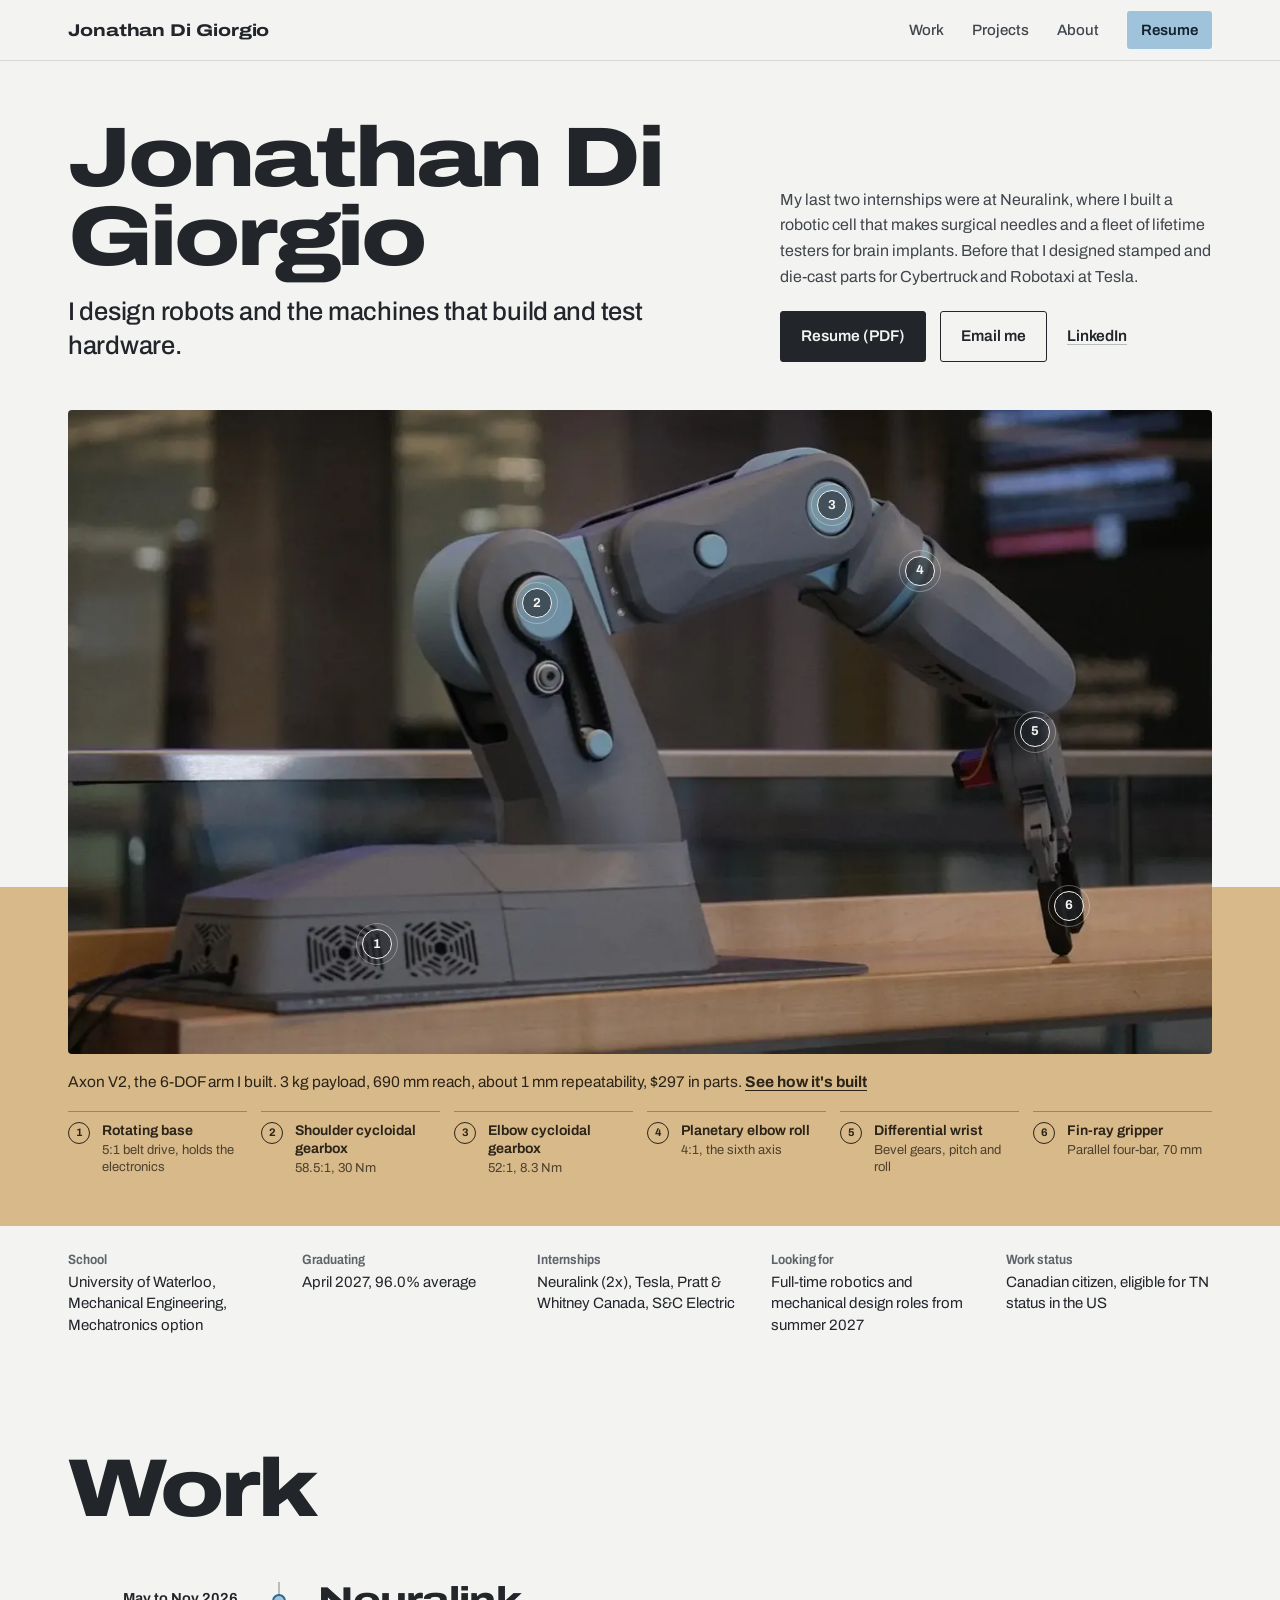
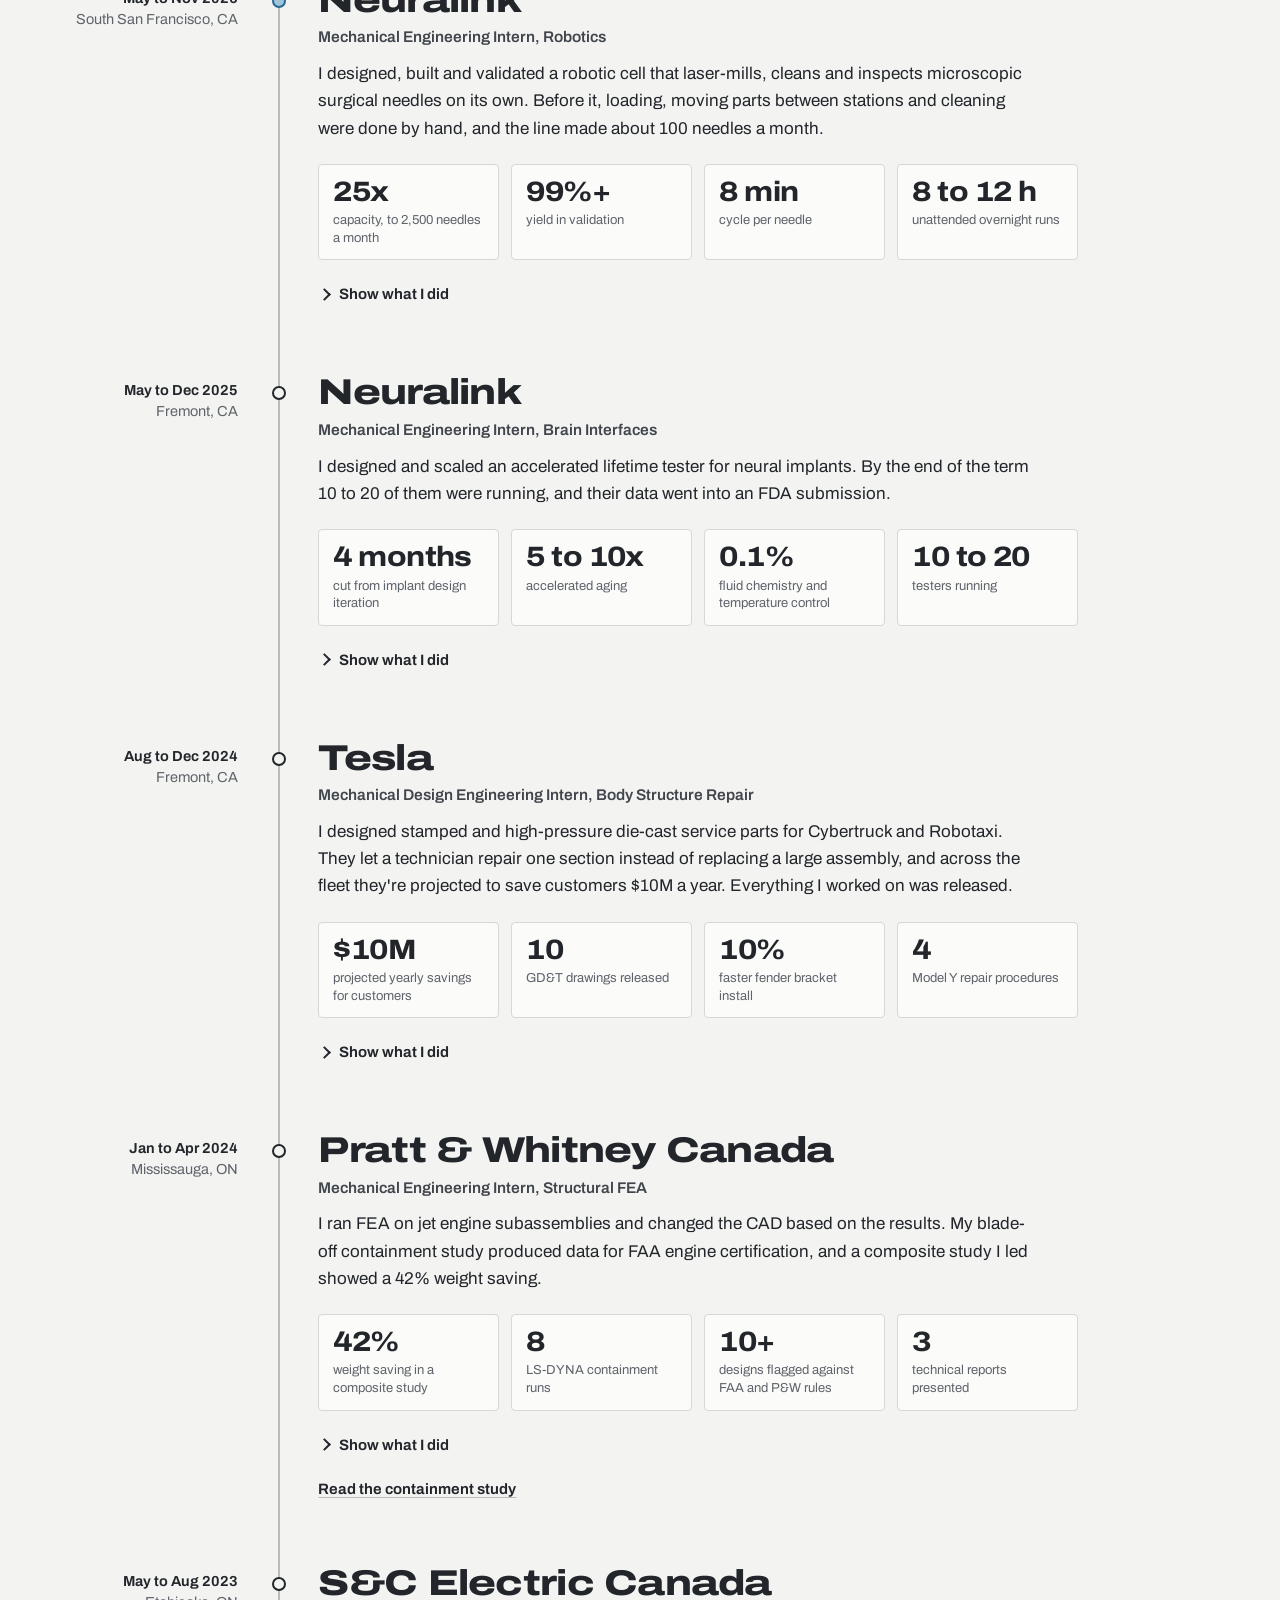
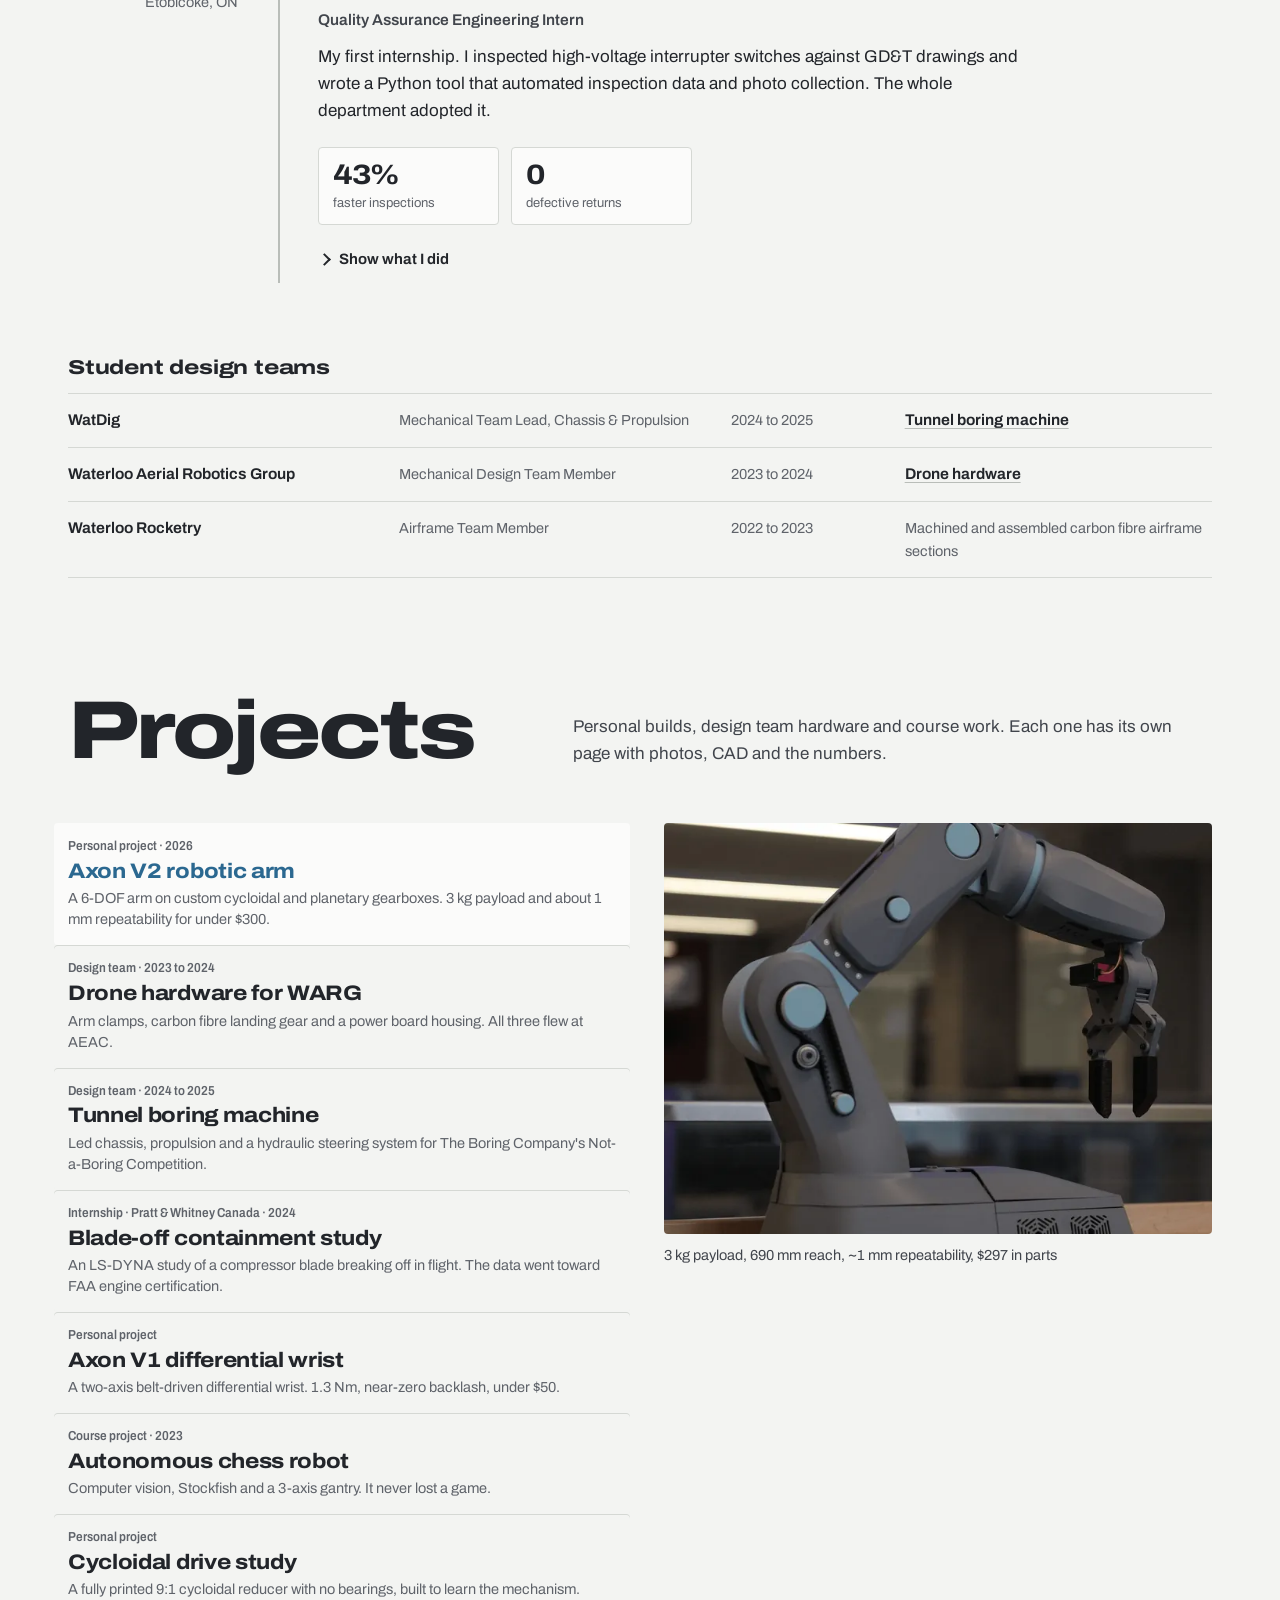
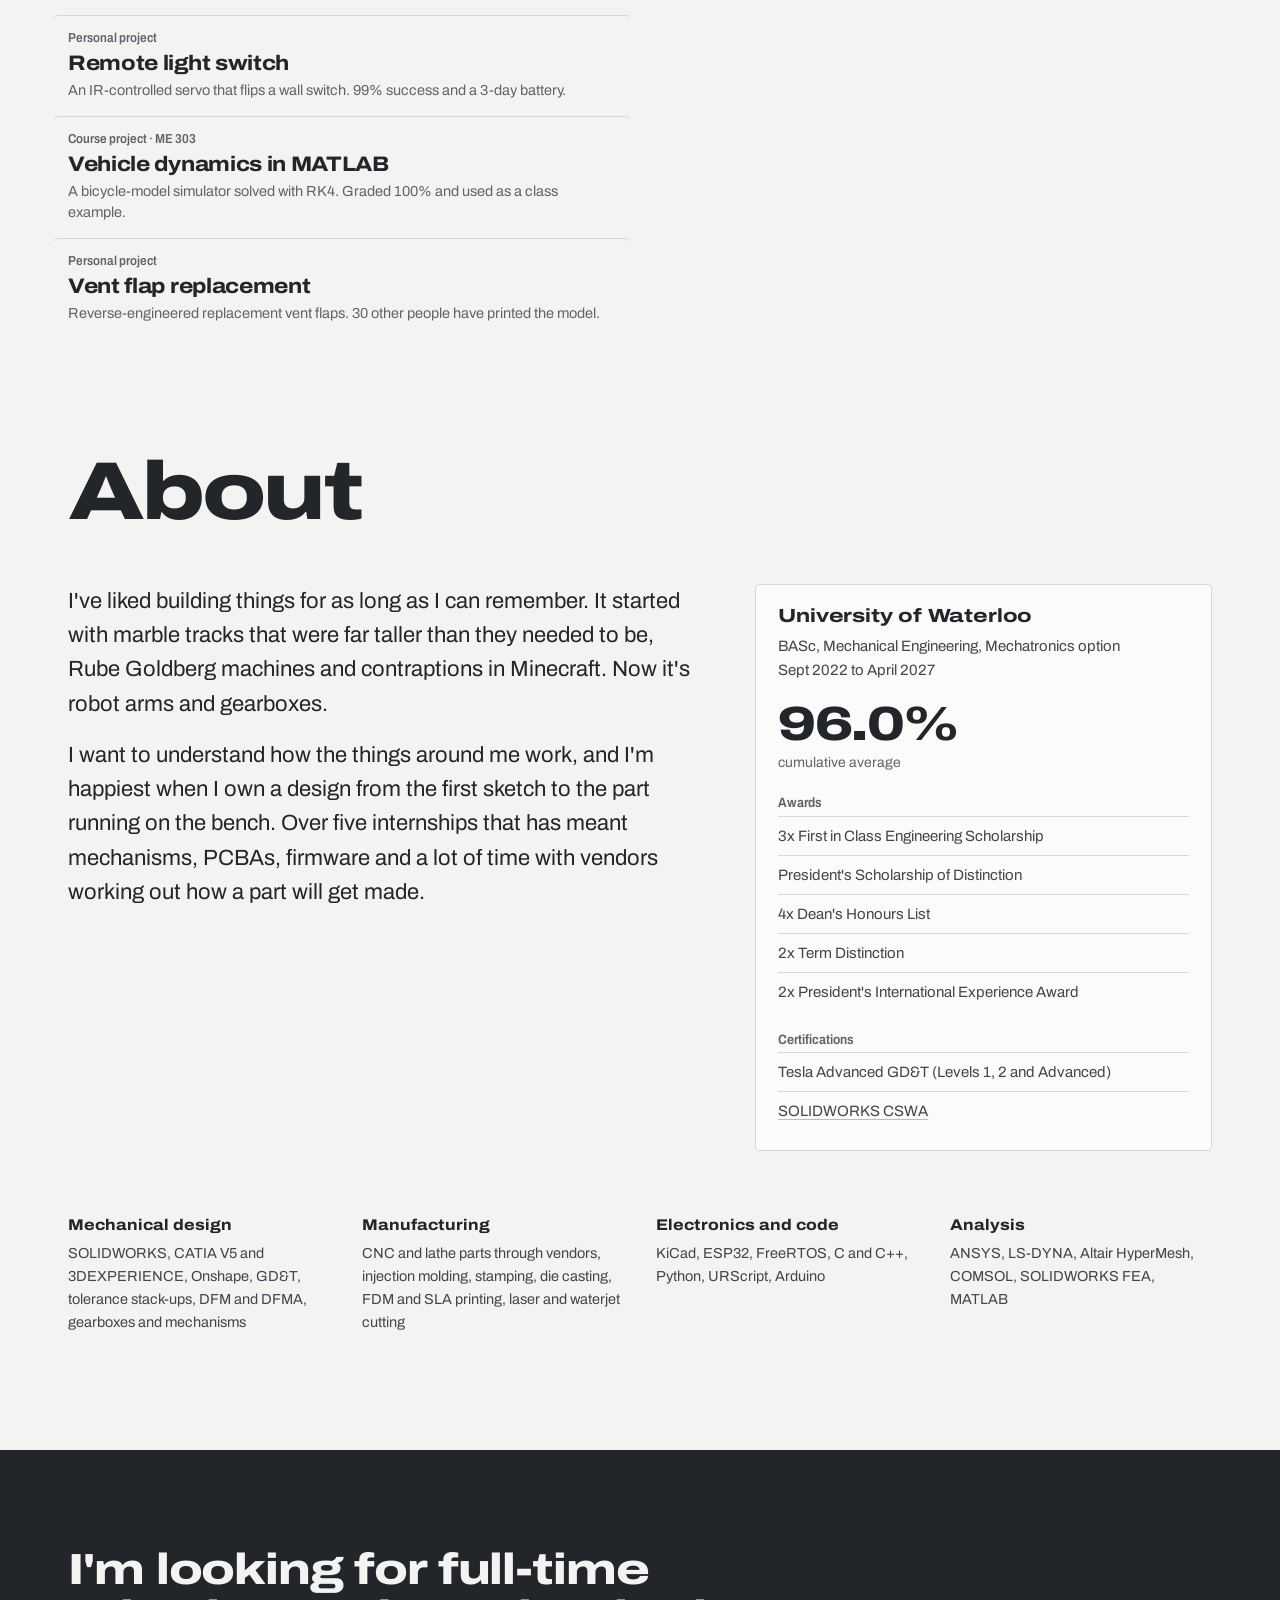
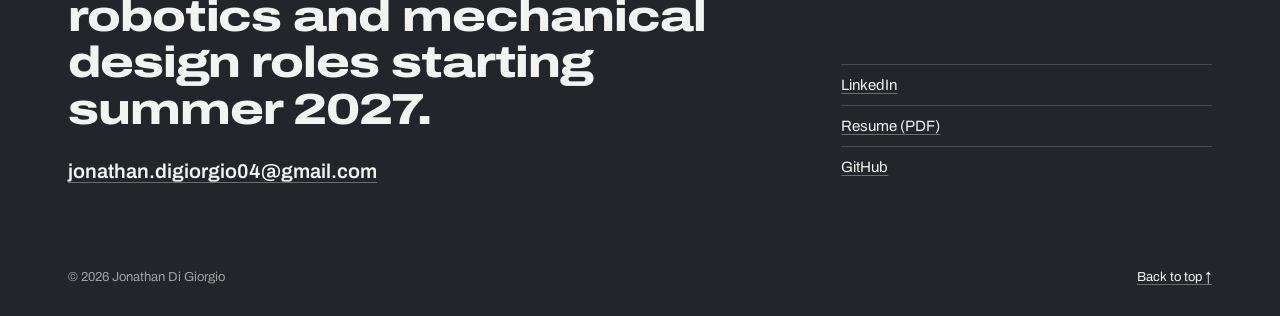
<file: index.html>
<!DOCTYPE html>
<html lang="en">
<head>
<meta charset="utf-8">
<meta name="viewport" content="width=device-width, initial-scale=1">
<title>Jonathan Di Giorgio · Mechanical engineer, robotics</title>
<meta name="description" content="Jonathan Di Giorgio is a mechanical engineer who designs robots and automation. Internships at Neuralink, Tesla and Pratt &amp; Whitney Canada. University of Waterloo, graduating April 2027.">
<meta name="color-scheme" content="light dark">
<script>document.documentElement.classList.add("js")</script>
<link rel="canonical" href="https://www.jonathandigiorgio.com/">
<meta property="og:type" content="website">
<meta property="og:title" content="Jonathan Di Giorgio · Mechanical engineer, robotics">
<meta property="og:description" content="Jonathan Di Giorgio is a mechanical engineer who designs robots and automation. Internships at Neuralink, Tesla and Pratt &amp; Whitney Canada. University of Waterloo, graduating April 2027.">
<meta property="og:image" content="https://www.jonathandigiorgio.com/assets/img/hero-1377.webp">
<meta name="twitter:card" content="summary_large_image">
<link rel="icon" href="favicon.ico?v=4" sizes="48x48">
<link rel="icon" href="favicon.svg?v=4" type="image/svg+xml">
<link rel="apple-touch-icon" href="apple-touch-icon.png">
<link rel="preconnect" href="https://fonts.googleapis.com">
<link rel="preconnect" href="https://fonts.gstatic.com" crossorigin>
<link rel="stylesheet" href="https://fonts.googleapis.com/css2?family=Archivo:wdth,wght@62..125,100..900&display=swap">
<link rel="stylesheet" href="assets/site.css?v=20261124d">
<script async src="https://www.googletagmanager.com/gtag/js?id=G-ZJ9CX0GBKX"></script>
<script>window.dataLayer=window.dataLayer||[];function gtag(){dataLayer.push(arguments);}gtag('js',new Date());gtag('config','G-ZJ9CX0GBKX');</script>
</head>
<body id="top">
<a class="skip" href="#main">Skip to content</a>
<header class="site-head">
  <div class="wrap head-row">
    <a class="wordmark" href="./">Jonathan Di Giorgio</a>
    <nav class="nav" aria-label="Main">
      <a href="./#work">Work</a>
      <a href="./#projects">Projects</a>
      <a href="./#about">About</a>
      <a class="nav-cta" href="assets/docs/Jonathan_DiGiorgio_Resume.pdf" target="_blank" rel="noopener">Resume</a>
    </nav>
  </div>
</header>
<main id="main">
<section class="hero">
  <div class="wrap hero-top">
    <div class="hero-id">
      <h1>Jonathan Di Giorgio</h1>
      <p class="pitch">I design robots and the machines that build and test hardware.</p>
    </div>
    <div class="hero-aside">
      <p class="hero-sub">My last two internships were at Neuralink, where I built a robotic cell that makes surgical needles and a fleet of lifetime testers for brain implants. Before that I designed stamped and die-cast parts for Cybertruck and Robotaxi at Tesla.</p>
      <div class="hero-links">
        <a class="btn" href="assets/docs/Jonathan_DiGiorgio_Resume.pdf" target="_blank" rel="noopener">Resume (PDF)</a>
        <a class="btn ghost" href="mailto:jonathan.digiorgio04@gmail.com">Email me</a>
        <a class="text-link" href="https://www.linkedin.com/in/j-digiorgio/" target="_blank" rel="noopener">LinkedIn</a>
      </div>
    </div>
  </div>
  <figure class="hero-fig">
    <div class="hero-row"><div class="wrap">
      <div class="hero-img">
        <img src="assets/img/hero-1100.webp" srcset="assets/img/hero-700.webp 700w, assets/img/hero-1100.webp 1100w, assets/img/hero-1377.webp 1377w" sizes="(min-width: 1280px) 1200px, 100vw" width="1377" height="775" alt="Axon V2, a grey six-axis robot arm with a two-finger gripper, on a wooden ledge" decoding="async" fetchpriority="high">
        <a class="balloon" href="projects/axon-v2/#sub-1" style="--x:27%;--y:83%" data-b="1" aria-label="1. Rotating base"><span>1</span></a><a class="balloon" href="projects/axon-v2/#sub-2" style="--x:41%;--y:30%" data-b="2" aria-label="2. Shoulder cycloidal gearbox"><span>2</span></a><a class="balloon" href="projects/axon-v2/#sub-2" style="--x:66.8%;--y:14.8%" data-b="3" aria-label="3. Elbow cycloidal gearbox"><span>3</span></a><a class="balloon" href="projects/axon-v2/#sub-3" style="--x:74.5%;--y:25%" data-b="4" aria-label="4. Planetary elbow roll"><span>4</span></a><a class="balloon" href="projects/axon-v2/#sub-4" style="--x:84.5%;--y:50%" data-b="5" aria-label="5. Differential wrist"><span>5</span></a><a class="balloon" href="projects/axon-v2/#sub-5" style="--x:87.5%;--y:77%" data-b="6" aria-label="6. Fin-ray gripper"><span>6</span></a>
      </div>
    </div></div>
    <figcaption class="hero-cap"><div class="wrap">
      <p class="hero-cap-head">Axon V2, the 6-DOF arm I built. 3 kg payload, 690 mm reach, about 1 mm repeatability, $297 in parts. <a href="projects/axon-v2/">See how it's built</a></p>
      <ol class="legend"><li><a href="projects/axon-v2/#sub-1" data-b="1"><span class="bn">1</span><span class="bl">Rotating base</span><span class="bs">5:1 belt drive, holds the electronics</span></a></li><li><a href="projects/axon-v2/#sub-2" data-b="2"><span class="bn">2</span><span class="bl">Shoulder cycloidal gearbox</span><span class="bs">58.5:1, 30 Nm</span></a></li><li><a href="projects/axon-v2/#sub-2" data-b="3"><span class="bn">3</span><span class="bl">Elbow cycloidal gearbox</span><span class="bs">52:1, 8.3 Nm</span></a></li><li><a href="projects/axon-v2/#sub-3" data-b="4"><span class="bn">4</span><span class="bl">Planetary elbow roll</span><span class="bs">4:1, the sixth axis</span></a></li><li><a href="projects/axon-v2/#sub-4" data-b="5"><span class="bn">5</span><span class="bl">Differential wrist</span><span class="bs">Bevel gears, pitch and roll</span></a></li><li><a href="projects/axon-v2/#sub-5" data-b="6"><span class="bn">6</span><span class="bl">Fin-ray gripper</span><span class="bs">Parallel four-bar, 70 mm</span></a></li></ol>
    </div></figcaption>
  </figure>
  <div class="wrap"><dl class="facts" aria-label="Summary"><div><dt>School</dt><dd>University of Waterloo, Mechanical Engineering, Mechatronics option</dd></div><div><dt>Graduating</dt><dd>April 2027, 96.0% average</dd></div><div><dt>Internships</dt><dd>Neuralink (2x), Tesla, Pratt &amp; Whitney Canada, S&amp;C Electric</dd></div><div><dt>Looking for</dt><dd>Full-time robotics and mechanical design roles from summer 2027</dd></div><div><dt>Work status</dt><dd>Canadian citizen, eligible for TN status in the US</dd></div></dl></div>
</section>

<section class="section" id="work">
  <div class="wrap">
    <header class="sec-head">
      <h2>Work</h2>
    </header>
    <div class="roles">
      <article class="role">
        <p class="role-when"><b>May to Nov 2026</b>South San Francisco, CA</p>
        <div class="role-body">
          <h3>Neuralink</h3>
          <p class="role-title">Mechanical Engineering Intern, Robotics</p>
          <p class="role-lead">I designed, built and validated a robotic cell that laser-mills, cleans and inspects microscopic surgical needles on its own. Before it, loading, moving parts between stations and cleaning were done by hand, and the line made about 100 needles a month.</p>
          <dl class="figures"><div><dt>25x</dt><dd>capacity, to 2,500 needles a month</dd></div><div><dt>99%+</dt><dd>yield in validation</dd></div><div><dt>8 min</dt><dd>cycle per needle</dd></div><div><dt>8 to 12 h</dt><dd>unattended overnight runs</dd></div></dl>
          <details class="role-more">
            <summary><span class="more">Show what I did</span><span class="less">Hide details</span></summary>
            <ul class="ticks"><li>Owned all of the mechanical and electrical design, then built and wired the cell myself.</li><li>Designed the femtosecond laser milling fixture for sub-micron needle positioning, plus the custom gripper fingers and transfer mechanisms that handle the needle cartridges.</li><li>Worked on the Python sequencer that runs a UR arm, a hexapod and stepper axes, with error recovery, an operator GUI and per-needle logging.</li><li>Took more than 50 machined, turned, 3D-printed and injection-molded parts through overseas vendors with GD&amp;T drawings and DFM reviews.</li><li>Designed the laser-safe enclosure, with an interlock, a lock and a safety shutter.</li><li>The cell saves about 20 to 40 technician hours a week. When my term ended it was validated and waiting for production release.</li></ul>
            
            <p class="tools"><span>Tools</span> SOLIDWORKS, GD&amp;T, DFM, Python, URScript, RTDE, ACS motion control</p>
          </details>
          
        </div>
      </article>
      <article class="role">
        <p class="role-when"><b>May to Dec 2025</b>Fremont, CA</p>
        <div class="role-body">
          <h3>Neuralink</h3>
          <p class="role-title">Mechanical Engineering Intern, Brain Interfaces</p>
          <p class="role-lead">I designed and scaled an accelerated lifetime tester for neural implants. By the end of the term 10 to 20 of them were running, and their data went into an FDA submission.</p>
          <dl class="figures"><div><dt>4 months</dt><dd>cut from implant design iteration</dd></div><div><dt>5 to 10x</dt><dd>accelerated aging</dd></div><div><dt>0.1%</dt><dd>fluid chemistry and temperature control</dd></div><div><dt>10 to 20</dt><dd>testers running</dd></div></dl>
          <details class="role-more">
            <summary><span class="more">Show what I did</span><span class="less">Hide details</span></summary>
            <ul class="ticks"><li>Designed a cyclic-tension fatigue tester for neural threads and built it into the lifetime tester.</li><li>Owned the closed-loop fluid system that feeds a neural proxy solution to more than 10 testers and holds its pH, conductivity and temperature within 0.1% of target.</li><li>Designed four revisions of PCBAs in KiCad for motor control and sensing (load, displacement, temperature, flow, pH, conductivity and level), and wrote the ESP32 firmware in C++ on FreeRTOS with a Python data pipeline.</li><li>Owned more than 30 parts and assemblies from concept through validation, and ran strength and durability studies on 10 implant components in COMSOL.</li><li>Led a rework of the tester UI that cut setup time by an hour per sample.</li></ul>
            
            <p class="tools"><span>Tools</span> SOLIDWORKS, DFMA, GD&amp;T, KiCad, ESP32, C++, FreeRTOS, I2C, Python, COMSOL</p>
          </details>
          
        </div>
      </article>
      <article class="role">
        <p class="role-when"><b>Aug to Dec 2024</b>Fremont, CA</p>
        <div class="role-body">
          <h3>Tesla</h3>
          <p class="role-title">Mechanical Design Engineering Intern, Body Structure Repair</p>
          <p class="role-lead">I designed stamped and high-pressure die-cast service parts for Cybertruck and Robotaxi. They let a technician repair one section instead of replacing a large assembly, and across the fleet they're projected to save customers $10M a year. Everything I worked on was released.</p>
          <dl class="figures"><div><dt>$10M</dt><dd>projected yearly savings for customers</dd></div><div><dt>10</dt><dd>GD&amp;T drawings released</dd></div><div><dt>10%</dt><dd>faster fender bracket install</dd></div><div><dt>4</dt><dd>Model Y repair procedures</dd></div></dl>
          <details class="role-more">
            <summary><span class="more">Show what I did</span><span class="less">Hide details</span></summary>
            <ul class="ticks"><li>Modelled each part in CATIA and worked through tolerance stack-ups, GD&amp;T and formability with the suppliers.</li><li>Designed an adjustable Cybertruck fender bracket that cut install time by 10% and closed up large panel gaps.</li><li>Used CAE crash results to refine 5 structural designs against FMVSS, and checked designs with 3D-printed test parts.</li><li>Wrote 4 Model Y structural repair procedures and the fastening strategy that goes with them.</li><li>Earned Tesla's Advanced GD&amp;T certification.</li></ul>
            <blockquote class="rec"><p>"He managed to consistently complete assigned tasks, demonstrating exceptional quality and speed of execution, handled multiple time critical tasks, and proactively supported other team members in meeting their targets."</p><cite>Karol Sobczak, my manager at Tesla</cite></blockquote>
            <p class="tools"><span>Tools</span> CATIA V5, 3DEXPERIENCE, GD&amp;T, tolerance stack-ups, stamping, HPDC, DFM</p>
          </details>
          
        </div>
      </article>
      <article class="role">
        <p class="role-when"><b>Jan to Apr 2024</b>Mississauga, ON</p>
        <div class="role-body">
          <h3>Pratt &amp; Whitney Canada</h3>
          <p class="role-title">Mechanical Engineering Intern, Structural FEA</p>
          <p class="role-lead">I ran FEA on jet engine subassemblies and changed the CAD based on the results. My blade-off containment study produced data for FAA engine certification, and a composite study I led showed a 42% weight saving.</p>
          <dl class="figures"><div><dt>42%</dt><dd>weight saving in a composite study</dd></div><div><dt>8</dt><dd>LS-DYNA containment runs</dd></div><div><dt>10+</dt><dd>designs flagged against FAA and P&amp;W rules</dd></div><div><dt>3</dt><dd>technical reports presented</dd></div></dl>
          <details class="role-more">
            <summary><span class="more">Show what I did</span><span class="less">Hide details</span></summary>
            <ul class="ticks"><li>Ran FEA in the ANSYS suite, LS-DYNA and Altair HyperWorks, and updated geometry in CATIA and SpaceClaim from the results.</li><li>Led a study in ANSYS ACP on replacing an aluminum part with a composite.</li><li>Simulated hail and ice ingestion on a proposed composite bypass vane.</li></ul>
            
            <p class="tools"><span>Tools</span> ANSYS Workbench, ACP, LS-DYNA, HyperMesh, CATIA V5, SpaceClaim, Enovia VPM</p>
          </details>
          <p class="role-link"><a href="projects/blade-off-containment/">Read the containment study</a></p>
        </div>
      </article>
      <article class="role">
        <p class="role-when"><b>May to Aug 2023</b>Etobicoke, ON</p>
        <div class="role-body">
          <h3>S&amp;C Electric Canada</h3>
          <p class="role-title">Quality Assurance Engineering Intern</p>
          <p class="role-lead">My first internship. I inspected high-voltage interrupter switches against GD&amp;T drawings and wrote a Python tool that automated inspection data and photo collection. The whole department adopted it.</p>
          <dl class="figures"><div><dt>43%</dt><dd>faster inspections</dd></div><div><dt>0</dt><dd>defective returns</dd></div></dl>
          <details class="role-more">
            <summary><span class="more">Show what I did</span><span class="less">Hide details</span></summary>
            <ul class="ticks"><li>Ran more than 30 gauge R&amp;Rs, audits, hipot tests and hardness tests a week.</li><li>Led a package inspection project that uses Dori AI to catch parts missing from orders.</li><li>Assembled switches and subassemblies, which taught me a lot about DFMA from the shop floor.</li></ul>
            
            <p class="tools"><span>Tools</span> Python, GD&amp;T inspection, gauge R&amp;R, hipot and hardness testing</p>
          </details>
          
        </div>
      </article>
    </div>
    <div class="teams">
      <h3 class="sub-h">Student design teams</h3>
      <ul class="team-list"><li><span class="t-name">WatDig</span><span class="t-role">Mechanical Team Lead, Chassis &amp; Propulsion</span><span class="t-when">2024 to 2025</span><a class="t-link" href="projects/watdig-tbm/">Tunnel boring machine</a></li><li><span class="t-name">Waterloo Aerial Robotics Group</span><span class="t-role">Mechanical Design Team Member</span><span class="t-when">2023 to 2024</span><a class="t-link" href="projects/warg-drone/">Drone hardware</a></li><li><span class="t-name">Waterloo Rocketry</span><span class="t-role">Airframe Team Member</span><span class="t-when">2022 to 2023</span><span class="t-note">Machined and assembled carbon fibre airframe sections</span></li></ul>
    </div>
  </div>
</section>

<section class="section" id="projects">
  <div class="wrap">
    <header class="sec-head">
      <h2>Projects</h2>
      <p>Personal builds, design team hardware and course work. Each one has its own page with photos, CAD and the numbers.</p>
    </header>
    <div class="index">
      <ol class="rows">
        <li><a class="row" href="projects/axon-v2/" data-i="0">
          <img src="assets/img/axon-folded-1200.webp" srcset="assets/img/axon-folded-700.webp 700w, assets/img/axon-folded-1200.webp 1200w" sizes="96px" width="1500" height="1200" alt="" decoding="async" loading="lazy" class="row-thumb">
          <span class="row-main"><span class="row-k">Personal project · 2026</span><span class="row-t">Axon V2 robotic arm</span><span class="row-d">A 6-DOF arm on custom cycloidal and planetary gearboxes. 3 kg payload and about 1 mm repeatability for under $300.</span></span>
        </a></li>
        <li><a class="row" href="projects/warg-drone/" data-i="1">
          <img src="assets/img/warg-gear-drone-1483.webp" srcset="assets/img/warg-gear-drone-800.webp 800w, assets/img/warg-gear-drone-1483.webp 1483w" sizes="96px" width="1483" height="801" alt="" decoding="async" loading="lazy" class="row-thumb">
          <span class="row-main"><span class="row-k">Design team · 2023 to 2024</span><span class="row-t">Drone hardware for WARG</span><span class="row-d">Arm clamps, carbon fibre landing gear and a power board housing. All three flew at AEAC.</span></span>
        </a></li>
        <li><a class="row" href="projects/watdig-tbm/" data-i="2">
          <img src="assets/img/tbm-artic-1297.webp" srcset="assets/img/tbm-artic-800.webp 800w, assets/img/tbm-artic-1297.webp 1297w" sizes="96px" width="1297" height="1080" alt="" decoding="async" loading="lazy" class="row-thumb">
          <span class="row-main"><span class="row-k">Design team · 2024 to 2025</span><span class="row-t">Tunnel boring machine</span><span class="row-d">Led chassis, propulsion and a hydraulic steering system for The Boring Company's Not-a-Boring Competition.</span></span>
        </a></li>
        <li><a class="row" href="projects/blade-off-containment/" data-i="3">
          <img src="assets/img/pw-2-405.webp" srcset="assets/img/pw-2-405.webp 405w" sizes="96px" width="405" height="393" alt="" decoding="async" loading="lazy" class="row-thumb">
          <span class="row-main"><span class="row-k">Internship · Pratt &amp; Whitney Canada · 2024</span><span class="row-t">Blade-off containment study</span><span class="row-d">An LS-DYNA study of a compressor blade breaking off in flight. The data went toward FAA engine certification.</span></span>
        </a></li>
        <li><a class="row" href="projects/axon-v1/" data-i="4">
          <img src="assets/img/v1-exploded-1600.webp" srcset="assets/img/v1-exploded-800.webp 800w, assets/img/v1-exploded-1600.webp 1600w" sizes="96px" width="2304" height="1780" alt="" decoding="async" loading="lazy" class="row-thumb">
          <span class="row-main"><span class="row-k">Personal project</span><span class="row-t">Axon V1 differential wrist</span><span class="row-d">A two-axis belt-driven differential wrist. 1.3 Nm, near-zero backlash, under $50.</span></span>
        </a></li>
        <li><a class="row" href="projects/chess-robot/" data-i="5">
          <img src="assets/img/chess-cover-1400.webp" srcset="assets/img/chess-cover-700.webp 700w, assets/img/chess-cover-1400.webp 1400w" sizes="96px" width="2400" height="1800" alt="" decoding="async" loading="lazy" class="row-thumb">
          <span class="row-main"><span class="row-k">Course project · 2023</span><span class="row-t">Autonomous chess robot</span><span class="row-d">Computer vision, Stockfish and a 3-axis gantry. It never lost a game.</span></span>
        </a></li>
        <li><a class="row" href="projects/cycloidal-drive/" data-i="6">
          <img src="assets/img/cyclo-run-363.webp" srcset="assets/img/cyclo-run-363.webp 363w" sizes="96px" width="363" height="355" alt="" decoding="async" loading="lazy" class="row-thumb">
          <span class="row-main"><span class="row-k">Personal project</span><span class="row-t">Cycloidal drive study</span><span class="row-d">A fully printed 9:1 cycloidal reducer with no bearings, built to learn the mechanism.</span></span>
        </a></li>
        <li><a class="row" href="projects/light-switch/" data-i="7">
          <img src="assets/img/light-cover-1400.webp" srcset="assets/img/light-cover-700.webp 700w, assets/img/light-cover-1400.webp 1400w" sizes="96px" width="2208" height="1512" alt="" decoding="async" loading="lazy" class="row-thumb">
          <span class="row-main"><span class="row-k">Personal project</span><span class="row-t">Remote light switch</span><span class="row-d">An IR-controlled servo that flips a wall switch. 99% success and a 3-day battery.</span></span>
        </a></li>
        <li><a class="row" href="projects/vehicle-dynamics/" data-i="8">
          <img src="assets/img/vd-path-418.webp" srcset="assets/img/vd-path-418.webp 418w" sizes="96px" width="418" height="339" alt="" decoding="async" loading="lazy" class="row-thumb">
          <span class="row-main"><span class="row-k">Course project · ME 303</span><span class="row-t">Vehicle dynamics in MATLAB</span><span class="row-d">A bicycle-model simulator solved with RK4. Graded 100% and used as a class example.</span></span>
        </a></li>
        <li><a class="row" href="projects/vent-flap/" data-i="9">
          <img src="assets/img/vent-cover-1400.webp" srcset="assets/img/vent-cover-700.webp 700w, assets/img/vent-cover-1400.webp 1400w" sizes="96px" width="2400" height="1800" alt="" decoding="async" loading="lazy" class="row-thumb">
          <span class="row-main"><span class="row-k">Personal project</span><span class="row-t">Vent flap replacement</span><span class="row-d">Reverse-engineered replacement vent flaps. 30 other people have printed the model.</span></span>
        </a></li>
      </ol>
      <div class="preview" aria-hidden="true"><figure class="pv on" data-i="0"><div class="pv-img"><img src="assets/img/axon-folded-1200.webp" srcset="assets/img/axon-folded-700.webp 700w, assets/img/axon-folded-1200.webp 1200w" sizes="(min-width: 1100px) 560px, 50vw" width="1500" height="1200" alt="Axon V2 robot arm on a wooden ledge" decoding="async" loading="lazy"></div><figcaption>3 kg payload, 690 mm reach, ~1 mm repeatability, $297 in parts</figcaption></figure><figure class="pv contain" data-i="1"><div class="pv-img"><img src="assets/img/warg-gear-drone-1483.webp" srcset="assets/img/warg-gear-drone-800.webp 800w, assets/img/warg-gear-drone-1483.webp 1483w" sizes="(min-width: 1100px) 560px, 50vw" width="1483" height="801" alt="Render of the WARG drone on its carbon fibre landing gear" decoding="async" loading="lazy"></div><figcaption>Arm play down 56%, landing gear 300 g with a 130° landing angle</figcaption></figure><figure class="pv" data-i="2"><div class="pv-img"><img src="assets/img/tbm-artic-1297.webp" srcset="assets/img/tbm-artic-800.webp 800w, assets/img/tbm-artic-1297.webp 1297w" sizes="(min-width: 1100px) 560px, 50vw" width="1297" height="1080" alt="CAD render of the full WatDig tunnel boring machine" decoding="async" loading="lazy"></div><figcaption>Steering against 3 kNm, competed at NaBC 2025 in Texas</figcaption></figure><figure class="pv contain" data-i="3"><div class="pv-img"><img src="assets/img/pw-2-405.webp" srcset="assets/img/pw-2-405.webp 405w" sizes="(min-width: 1100px) 560px, 50vw" width="405" height="393" alt="Stress contour on a jet engine containment case at blade impact" decoding="async" loading="lazy"></div><figcaption>8 LS-DYNA runs, data used for FAA engine certification</figcaption></figure><figure class="pv" data-i="4"><div class="pv-img"><img src="assets/img/v1-exploded-1600.webp" srcset="assets/img/v1-exploded-800.webp 800w, assets/img/v1-exploded-1600.webp 1600w" sizes="(min-width: 1100px) 560px, 50vw" width="2304" height="1780" alt="Exploded render of the Axon V1 wrist" decoding="async" loading="lazy"></div><figcaption>1.3 Nm output, close to zero backlash, under $50</figcaption></figure><figure class="pv" data-i="5"><div class="pv-img"><img src="assets/img/chess-cover-1400.webp" srcset="assets/img/chess-cover-700.webp 700w, assets/img/chess-cover-1400.webp 1400w" sizes="(min-width: 1100px) 560px, 50vw" width="2400" height="1800" alt="The chess robot&#x27;s gantry over a board mid-game" decoding="async" loading="lazy"></div><figcaption>Over 95% move success, never lost a game</figcaption></figure><figure class="pv contain" data-i="6"><div class="pv-img"><img src="assets/img/cyclo-run-363.webp" srcset="assets/img/cyclo-run-363.webp 363w" sizes="(min-width: 1100px) 560px, 50vw" width="363" height="355" alt="Printed cycloidal drive wired to an Arduino on a breadboard" decoding="async" loading="lazy"></div><figcaption>9:1 reduction, fully 3D printed</figcaption></figure><figure class="pv" data-i="7"><div class="pv-img"><img src="assets/img/light-cover-1400.webp" srcset="assets/img/light-cover-700.webp 700w, assets/img/light-cover-1400.webp 1400w" sizes="(min-width: 1100px) 560px, 50vw" width="2208" height="1512" alt="Bench prototype with the microcontroller wired to the switch unit" decoding="async" loading="lazy"></div><figcaption>99% flip success, 3-day battery, no permanent changes</figcaption></figure><figure class="pv contain" data-i="8"><div class="pv-img"><img src="assets/img/vd-path-418.webp" srcset="assets/img/vd-path-418.webp 418w" sizes="(min-width: 1100px) 560px, 50vw" width="418" height="339" alt="Plot of a vehicle&#x27;s path in an oversteer case" decoding="async" loading="lazy"></div><figcaption>Graded 100%, used as a class example</figcaption></figure><figure class="pv" data-i="9"><div class="pv-img"><img src="assets/img/vent-cover-1400.webp" srcset="assets/img/vent-cover-700.webp 700w, assets/img/vent-cover-1400.webp 1400w" sizes="(min-width: 1100px) 560px, 50vw" width="2400" height="1800" alt="Printed white vent flaps installed on a brick wall" decoding="async" loading="lazy"></div><figcaption>Saved $40, printed by 30 other people</figcaption></figure></div>
    </div>
  </div>
</section>

<section class="section" id="about">
  <div class="wrap">
    <header class="sec-head">
      <h2>About</h2>
    </header>
    <div class="about">
      <div class="bio"><p>I've liked building things for as long as I can remember. It started with marble tracks that were far taller than they needed to be, Rube Goldberg machines and contraptions in Minecraft. Now it's robot arms and gearboxes.</p><p>I want to understand how the things around me work, and I'm happiest when I own a design from the first sketch to the part running on the bench. Over five internships that has meant mechanisms, PCBAs, firmware and a lot of time with vendors working out how a part will get made.</p></div>
      <div class="edu">
        <h3>University of Waterloo</h3>
        <p class="edu-deg">BASc, Mechanical Engineering, Mechatronics option<br>Sept 2022 to April 2027</p>
        <p class="edu-avg"><span>96.0%</span> cumulative average</p>
        <h4>Awards</h4><ul class="plain"><li>3x First in Class Engineering Scholarship</li><li>President's Scholarship of Distinction</li><li>4x Dean's Honours List</li><li>2x Term Distinction</li><li>2x President's International Experience Award</li></ul>
        <h4>Certifications</h4><ul class="plain"><li>Tesla Advanced GD&amp;T (Levels 1, 2 and Advanced)</li><li><a href="https://cv.virtualtester.com/qr/?b=SLDWRKS&amp;i=C-B58MTUSYWR" target="_blank" rel="noopener">SOLIDWORKS CSWA</a></li></ul>
      </div>
    </div>
    <div class="skills"><div><h4>Mechanical design</h4><p>SOLIDWORKS, CATIA V5 and 3DEXPERIENCE, Onshape, GD&amp;T, tolerance stack-ups, DFM and DFMA, gearboxes and mechanisms</p></div><div><h4>Manufacturing</h4><p>CNC and lathe parts through vendors, injection molding, stamping, die casting, FDM and SLA printing, laser and waterjet cutting</p></div><div><h4>Electronics and code</h4><p>KiCad, ESP32, FreeRTOS, C and C++, Python, URScript, Arduino</p></div><div><h4>Analysis</h4><p>ANSYS, LS-DYNA, Altair HyperMesh, COMSOL, SOLIDWORKS FEA, MATLAB</p></div></div>
  </div>
</section>
</main><footer class="site-foot" id="contact">
  <div class="wrap">
    <div class="foot-grid">
      <div>
        <p class="foot-line">I'm looking for full-time robotics and mechanical design roles starting summer 2027.</p>
        <a class="foot-mail" href="mailto:jonathan.digiorgio04@gmail.com">jonathan.digiorgio04@gmail.com</a>
      </div>
      <ul class="foot-links">
        <li><a href="https://www.linkedin.com/in/j-digiorgio/" target="_blank" rel="noopener">LinkedIn</a></li>
        <li><a href="assets/docs/Jonathan_DiGiorgio_Resume.pdf" target="_blank" rel="noopener">Resume (PDF)</a></li>
        <li><a href="https://github.com/jddigior" target="_blank" rel="noopener">GitHub</a></li>
      </ul>
    </div>
    <div class="foot-base"><span>© 2026 Jonathan Di Giorgio</span><a href="#top">Back to top ↑</a></div>
  </div>
</footer>
<dialog class="lightbox" aria-label="Image viewer">
  <button class="lb-close" type="button">Close</button>
  <button class="lb-prev" type="button" aria-label="Previous image">←</button>
  <figure><img alt=""><figcaption></figcaption></figure>
  <button class="lb-next" type="button" aria-label="Next image">→</button>
</dialog>
<script src="assets/site.js?v=20261124d" defer></script>
</body>
</html>
</file>
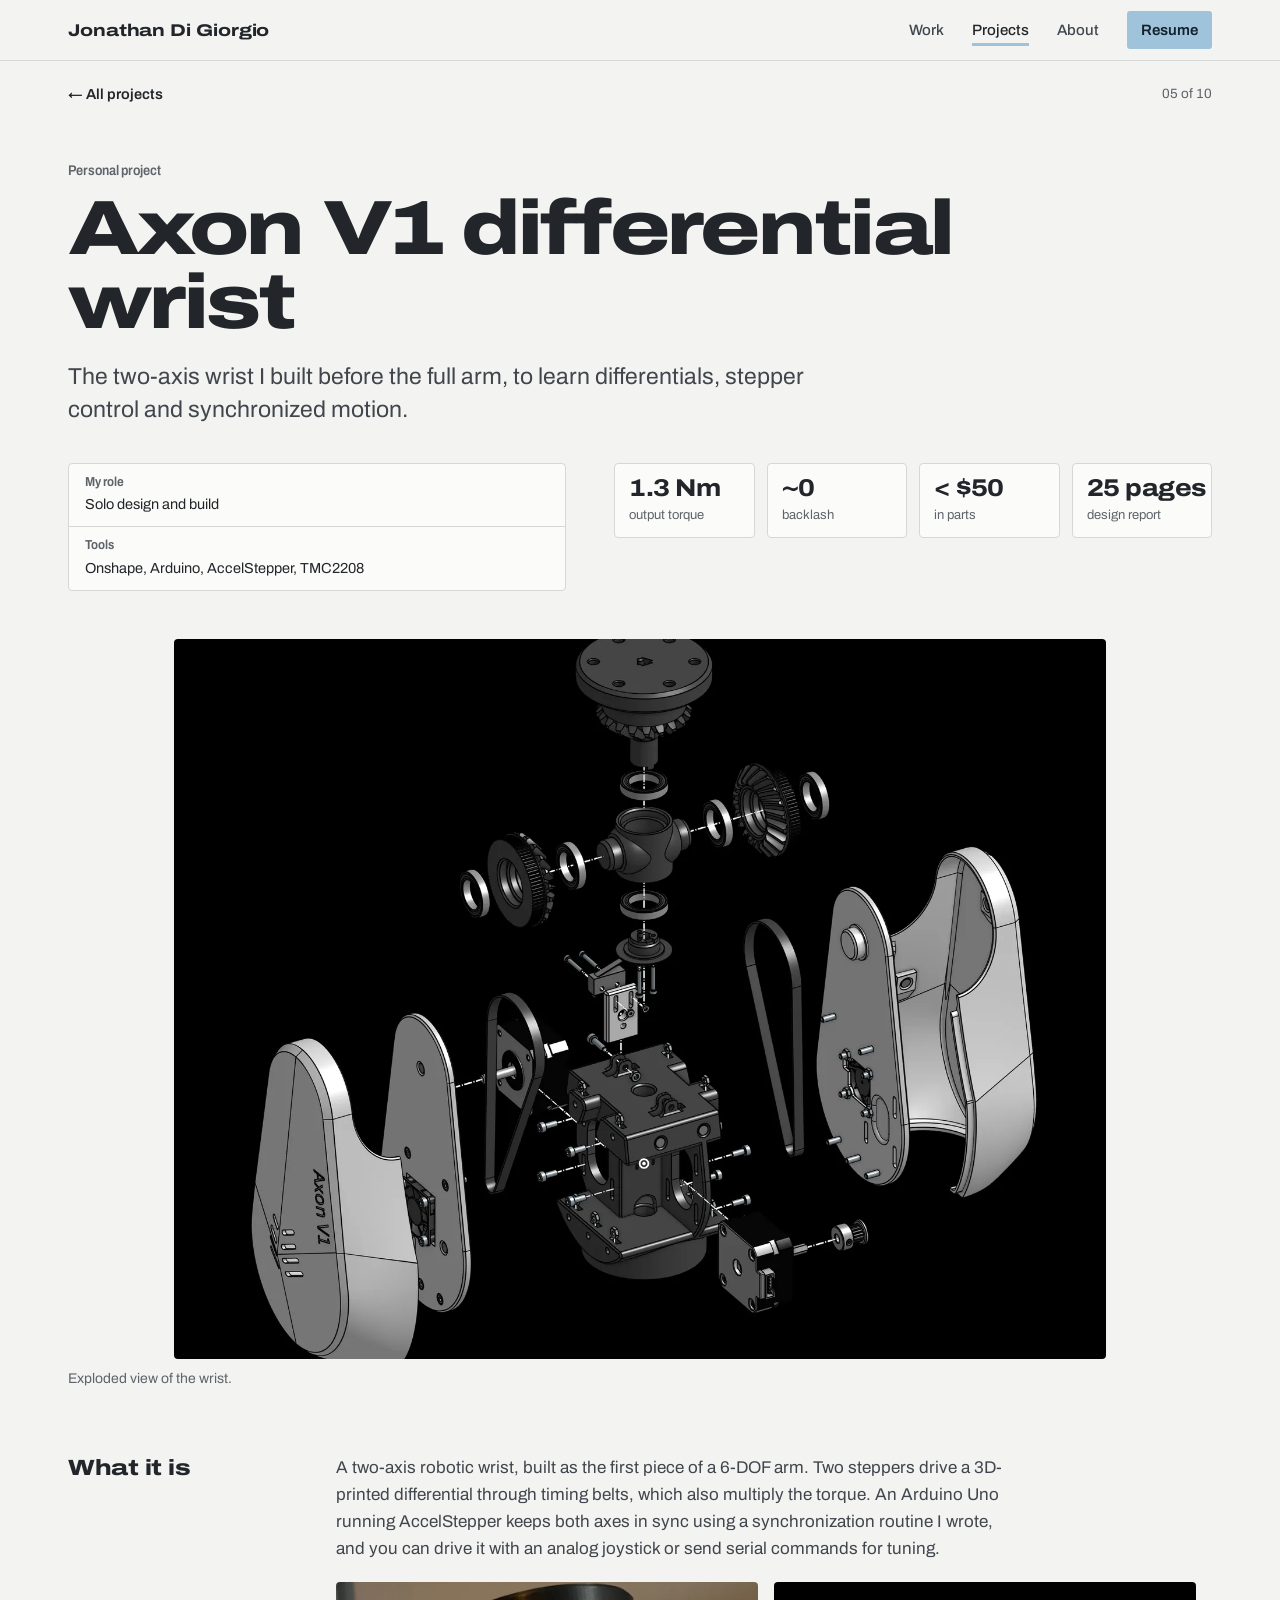
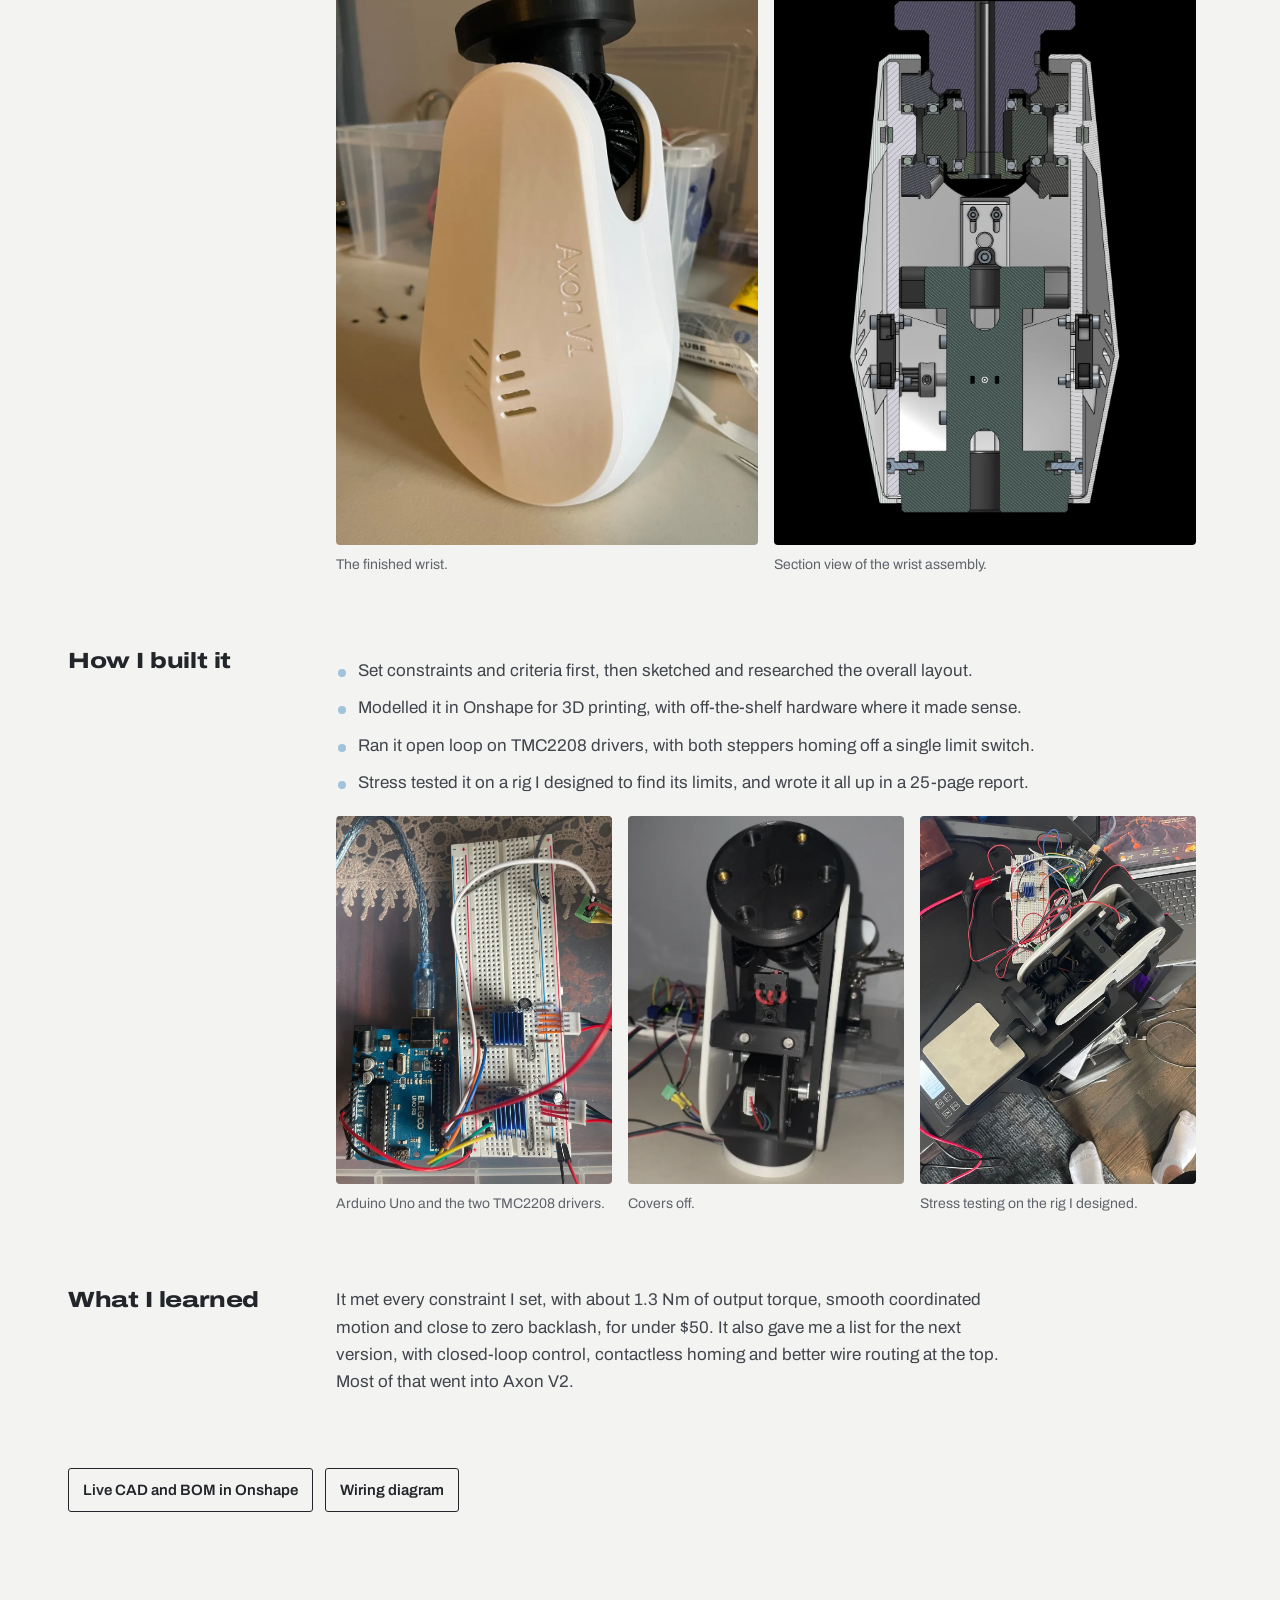
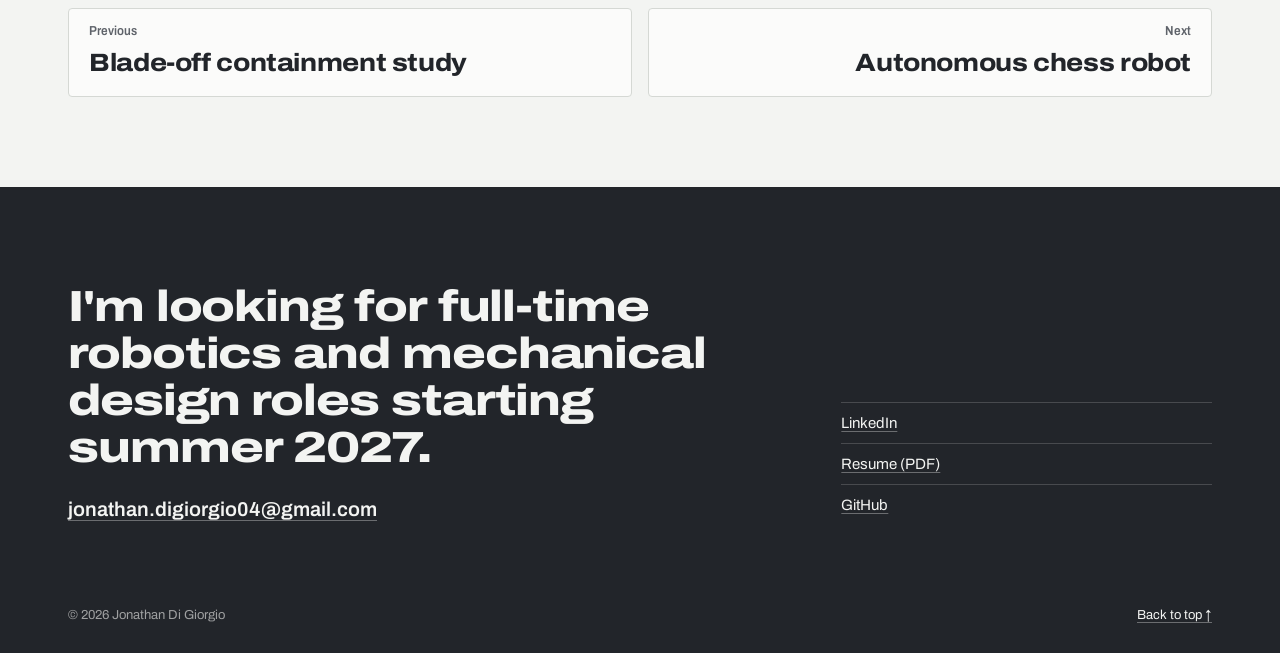
<file: projects/axon-v1/index.html>
<!DOCTYPE html>
<html lang="en">
<head>
<meta charset="utf-8">
<meta name="viewport" content="width=device-width, initial-scale=1">
<title>Axon V1 differential wrist · Jonathan Di Giorgio</title>
<meta name="description" content="A two-axis belt-driven differential wrist. 1.3 Nm, near-zero backlash, under $50.">
<meta name="color-scheme" content="light dark">
<script>document.documentElement.classList.add("js")</script>
<link rel="canonical" href="https://www.jonathandigiorgio.com/projects/axon-v1/">
<meta property="og:type" content="website">
<meta property="og:title" content="Axon V1 differential wrist · Jonathan Di Giorgio">
<meta property="og:description" content="A two-axis belt-driven differential wrist. 1.3 Nm, near-zero backlash, under $50.">
<meta property="og:image" content="https://www.jonathandigiorgio.com/assets/img/v1-exploded-1600.webp">
<meta name="twitter:card" content="summary_large_image">
<link rel="icon" href="../../favicon.ico?v=4" sizes="48x48">
<link rel="icon" href="../../favicon.svg?v=4" type="image/svg+xml">
<link rel="apple-touch-icon" href="../../apple-touch-icon.png">
<link rel="preconnect" href="https://fonts.googleapis.com">
<link rel="preconnect" href="https://fonts.gstatic.com" crossorigin>
<link rel="stylesheet" href="https://fonts.googleapis.com/css2?family=Archivo:wdth,wght@62..125,100..900&display=swap">
<link rel="stylesheet" href="../../assets/site.css?v=20261124d">
<script async src="https://www.googletagmanager.com/gtag/js?id=G-ZJ9CX0GBKX"></script>
<script>window.dataLayer=window.dataLayer||[];function gtag(){dataLayer.push(arguments);}gtag('js',new Date());gtag('config','G-ZJ9CX0GBKX');</script>
</head>
<body id="top">
<a class="skip" href="#main">Skip to content</a>
<header class="site-head">
  <div class="wrap head-row">
    <a class="wordmark" href="../../">Jonathan Di Giorgio</a>
    <nav class="nav" aria-label="Main">
      <a href="../../#work">Work</a>
      <a href="../../#projects" aria-current="page">Projects</a>
      <a href="../../#about">About</a>
      <a class="nav-cta" href="../../assets/docs/Jonathan_DiGiorgio_Resume.pdf" target="_blank" rel="noopener">Resume</a>
    </nav>
  </div>
</header>
<main id="main" class="proj">
  <div class="wrap">
    <nav class="crumbs" aria-label="Breadcrumb"><a href="../../#projects">← All projects</a><span>05 of 10</span></nav>
    <header class="proj-head">
      <p class="proj-kind">Personal project</p>
      <h1>Axon V1 differential wrist</h1>
      <p class="proj-lede">The two-axis wrist I built before the full arm, to learn differentials, stepper control and synchronized motion.</p>
    </header>
    <div class="proj-facts">
      <dl class="title-block compact"><div class="tb-cell"><dt>My role</dt><dd>Solo design and build</dd></div><div class="tb-cell"><dt>Tools</dt><dd>Onshape, Arduino, AccelStepper, TMC2208</dd></div></dl>
      <dl class="figures big"><div><dt>1.3 Nm</dt><dd>output torque</dd></div><div><dt>~0</dt><dd>backlash</dd></div><div><dt>&lt; $50</dt><dd>in parts</dd></div><div><dt>25 pages</dt><dd>design report</dd></div></dl>
    </div>
  </div>
  <div class="wrap proj-hero"><figure class="plate fill"><a class="zoom" href="../../assets/img/v1-exploded-1600.webp" data-caption="Exploded view of the wrist." aria-label="Open full size: Exploded render of the Axon V1 wrist"><img src="../../assets/img/v1-exploded-1600.webp" srcset="../../assets/img/v1-exploded-800.webp 800w, ../../assets/img/v1-exploded-1600.webp 1600w" sizes="(min-width: 1280px) 1200px, 100vw" width="2304" height="1780" alt="Exploded render of the Axon V1 wrist" decoding="async" loading="lazy"></a><figcaption>Exploded view of the wrist.</figcaption></figure></div>
  <div class="wrap proj-body">
    <section class="psec"><h2>What it is</h2><div class="psec-body"><p>A two-axis robotic wrist, built as the first piece of a 6-DOF arm. Two steppers drive a 3D-printed differential through timing belts, which also multiply the torque. An Arduino Uno running AccelStepper keeps both axes in sync using a synchronization routine I wrote, and you can drive it with an analog joystick or send serial commands for tuning.</p><div class="figgrid c2 matched-tall"><figure class="plate fill"><a class="zoom" href="../../assets/img/v1-built-1200.webp" data-caption="The finished wrist." aria-label="Open full size: The finished Axon V1 wrist with its white printed covers"><img src="../../assets/img/v1-built-1200.webp" srcset="../../assets/img/v1-built-700.webp 700w, ../../assets/img/v1-built-1200.webp 1200w" sizes="(min-width: 1100px) 900px, 100vw" width="1800" height="2112" alt="The finished Axon V1 wrist with its white printed covers" decoding="async" loading="lazy"></a><figcaption>The finished wrist.</figcaption></figure><figure class="plate fill"><a class="zoom" href="../../assets/img/v1-section-1200.webp" data-caption="Section view of the wrist assembly." aria-label="Open full size: Section view of the wrist assembly showing the gears, bearings and belt drive"><img src="../../assets/img/v1-section-1200.webp" srcset="../../assets/img/v1-section-700.webp 700w, ../../assets/img/v1-section-1200.webp 1200w" sizes="(min-width: 1100px) 900px, 100vw" width="1744" height="2304" alt="Section view of the wrist assembly showing the gears, bearings and belt drive" decoding="async" loading="lazy"></a><figcaption>Section view of the wrist assembly.</figcaption></figure></div></div></section><section class="psec"><h2>How I built it</h2><div class="psec-body"><ul class="ticks"><li>Set constraints and criteria first, then sketched and researched the overall layout.</li><li>Modelled it in Onshape for 3D printing, with off-the-shelf hardware where it made sense.</li><li>Ran it open loop on TMC2208 drivers, with both steppers homing off a single limit switch.</li><li>Stress tested it on a rig I designed to find its limits, and wrote it all up in a 25-page report.</li></ul><div class="figgrid c3 matched-tall"><figure class="plate fill"><a class="zoom" href="../../assets/img/v1-electronics-1200.webp" data-caption="Arduino Uno and the two TMC2208 drivers." aria-label="Open full size: Arduino Uno and two stepper drivers wired on a breadboard"><img src="../../assets/img/v1-electronics-1200.webp" srcset="../../assets/img/v1-electronics-700.webp 700w, ../../assets/img/v1-electronics-1200.webp 1200w" sizes="(min-width: 1100px) 900px, 100vw" width="1800" height="2160" alt="Arduino Uno and two stepper drivers wired on a breadboard" decoding="async" loading="lazy"></a><figcaption>Arduino Uno and the two TMC2208 drivers.</figcaption></figure><figure class="plate fill"><a class="zoom" href="../../assets/img/v1-internals-603.webp" data-caption="Covers off." aria-label="Open full size: The wrist with its covers removed, showing the motor and frame"><img src="../../assets/img/v1-internals-603.webp" srcset="../../assets/img/v1-internals-603.webp 603w" sizes="(min-width: 1100px) 900px, 100vw" width="603" height="843" alt="The wrist with its covers removed, showing the motor and frame" decoding="async" loading="lazy"></a><figcaption>Covers off.</figcaption></figure><figure class="plate fill"><a class="zoom" href="../../assets/img/v1-rig-1200.webp" data-caption="Stress testing on the rig I designed." aria-label="Open full size: The wrist mounted on its stress test rig"><img src="../../assets/img/v1-rig-1200.webp" srcset="../../assets/img/v1-rig-700.webp 700w, ../../assets/img/v1-rig-1200.webp 1200w" sizes="(min-width: 1100px) 900px, 100vw" width="1800" height="1967" alt="The wrist mounted on its stress test rig" decoding="async" loading="lazy"></a><figcaption>Stress testing on the rig I designed.</figcaption></figure></div></div></section><section class="psec"><h2>What I learned</h2><div class="psec-body"><p>It met every constraint I set, with about 1.3 Nm of output torque, smooth coordinated motion and close to zero backlash, for under $50. It also gave me a list for the next version, with closed-loop control, contactless homing and better wire routing at the top. Most of that went into Axon V2.</p></div></section>
    <div class="ext"><a href="https://cad.onshape.com/documents/6f3381f7019f99a0050790c5/w/73012f0bdf031a2263803ee2/e/5793963b5aeb29827f76694e?renderMode=0&amp;uiState=683cbac90496457e6057e083" target="_blank" rel="noopener">Live CAD and BOM in Onshape</a><a href="https://app.cirkitdesigner.com/project/1e2f7573-cb2f-44a8-8ccd-d9841350be9a" target="_blank" rel="noopener">Wiring diagram</a></div>
  </div>
  <nav class="wrap pager" aria-label="More projects">
    <a href="../../projects/blade-off-containment/"><span>Previous</span>Blade-off containment study</a>
    <a href="../../projects/chess-robot/" class="next"><span>Next</span>Autonomous chess robot</a>
  </nav>
</main>
<footer class="site-foot" id="contact">
  <div class="wrap">
    <div class="foot-grid">
      <div>
        <p class="foot-line">I'm looking for full-time robotics and mechanical design roles starting summer 2027.</p>
        <a class="foot-mail" href="mailto:jonathan.digiorgio04@gmail.com">jonathan.digiorgio04@gmail.com</a>
      </div>
      <ul class="foot-links">
        <li><a href="https://www.linkedin.com/in/j-digiorgio/" target="_blank" rel="noopener">LinkedIn</a></li>
        <li><a href="../../assets/docs/Jonathan_DiGiorgio_Resume.pdf" target="_blank" rel="noopener">Resume (PDF)</a></li>
        <li><a href="https://github.com/jddigior" target="_blank" rel="noopener">GitHub</a></li>
      </ul>
    </div>
    <div class="foot-base"><span>© 2026 Jonathan Di Giorgio</span><a href="#top">Back to top ↑</a></div>
  </div>
</footer>
<dialog class="lightbox" aria-label="Image viewer">
  <button class="lb-close" type="button">Close</button>
  <button class="lb-prev" type="button" aria-label="Previous image">←</button>
  <figure><img alt=""><figcaption></figcaption></figure>
  <button class="lb-next" type="button" aria-label="Next image">→</button>
</dialog>
<script src="../../assets/site.js?v=20261124d" defer></script>
</body>
</html>
</file>
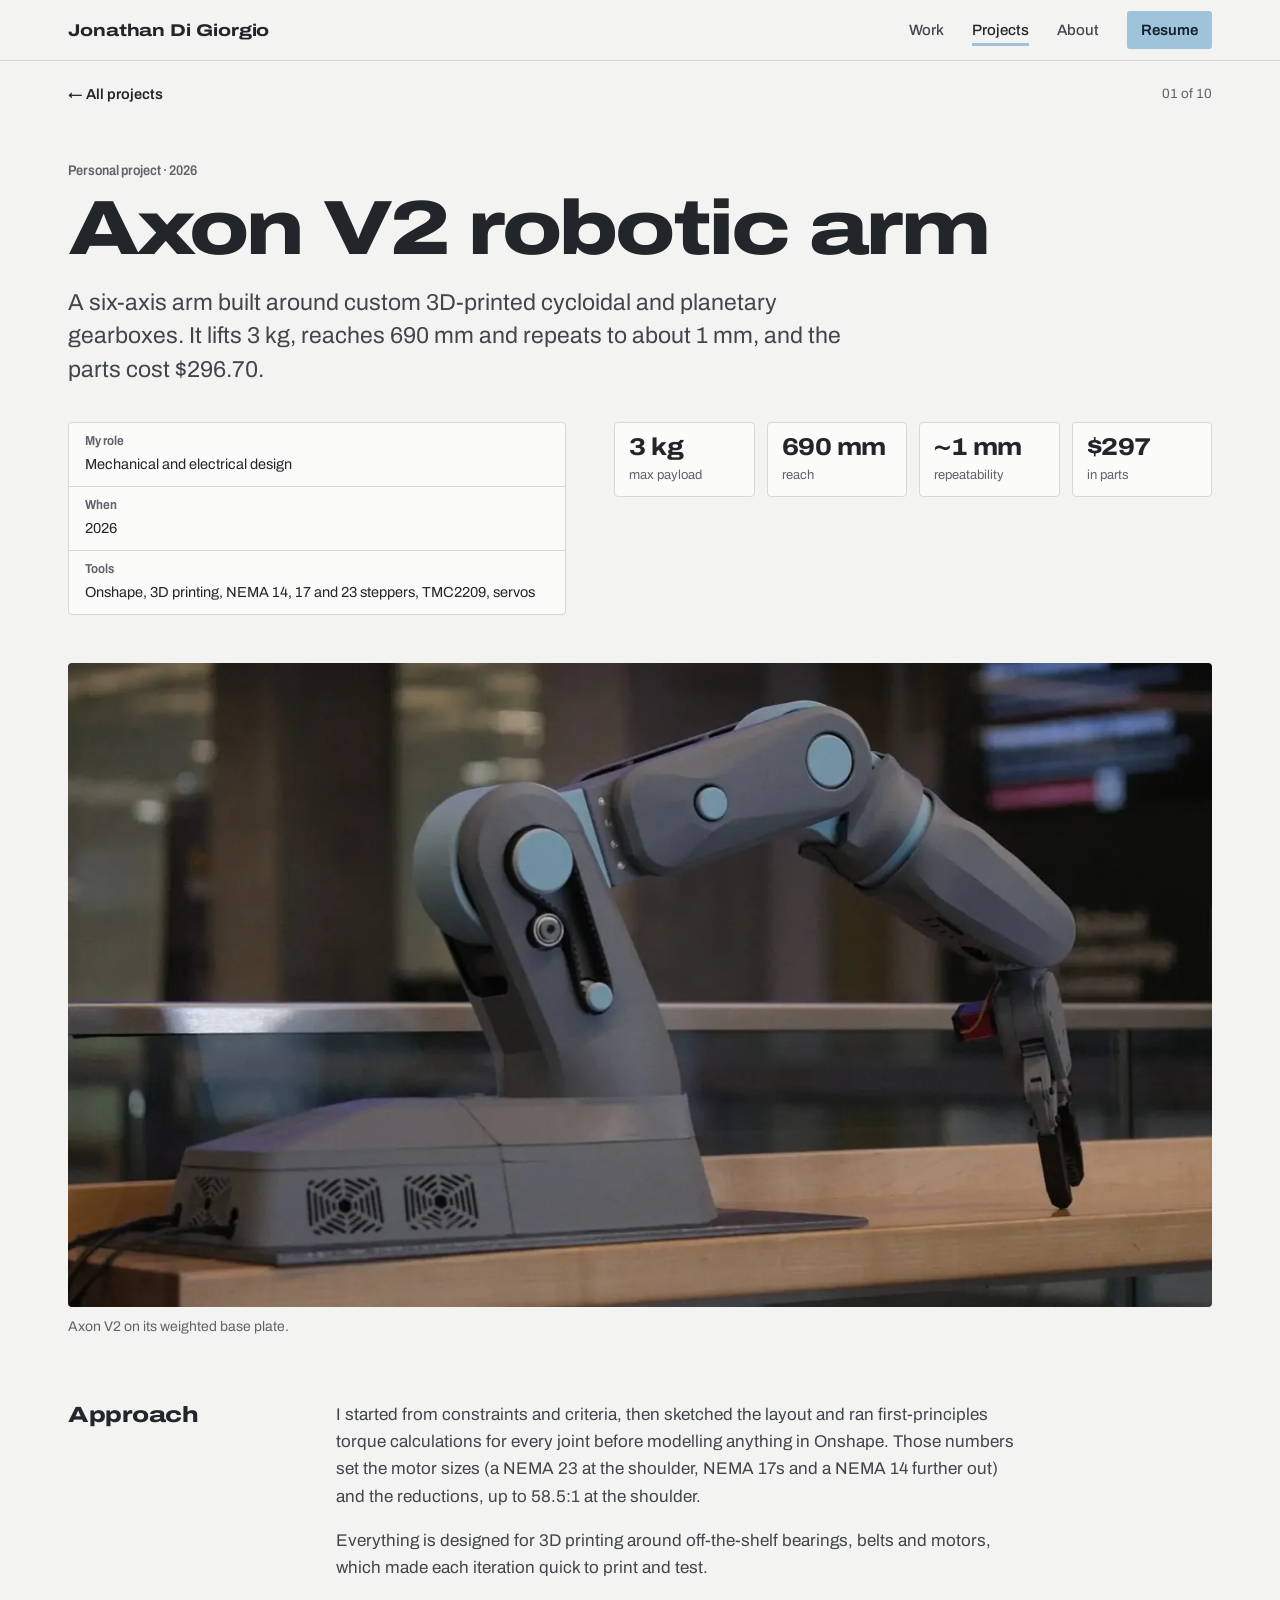
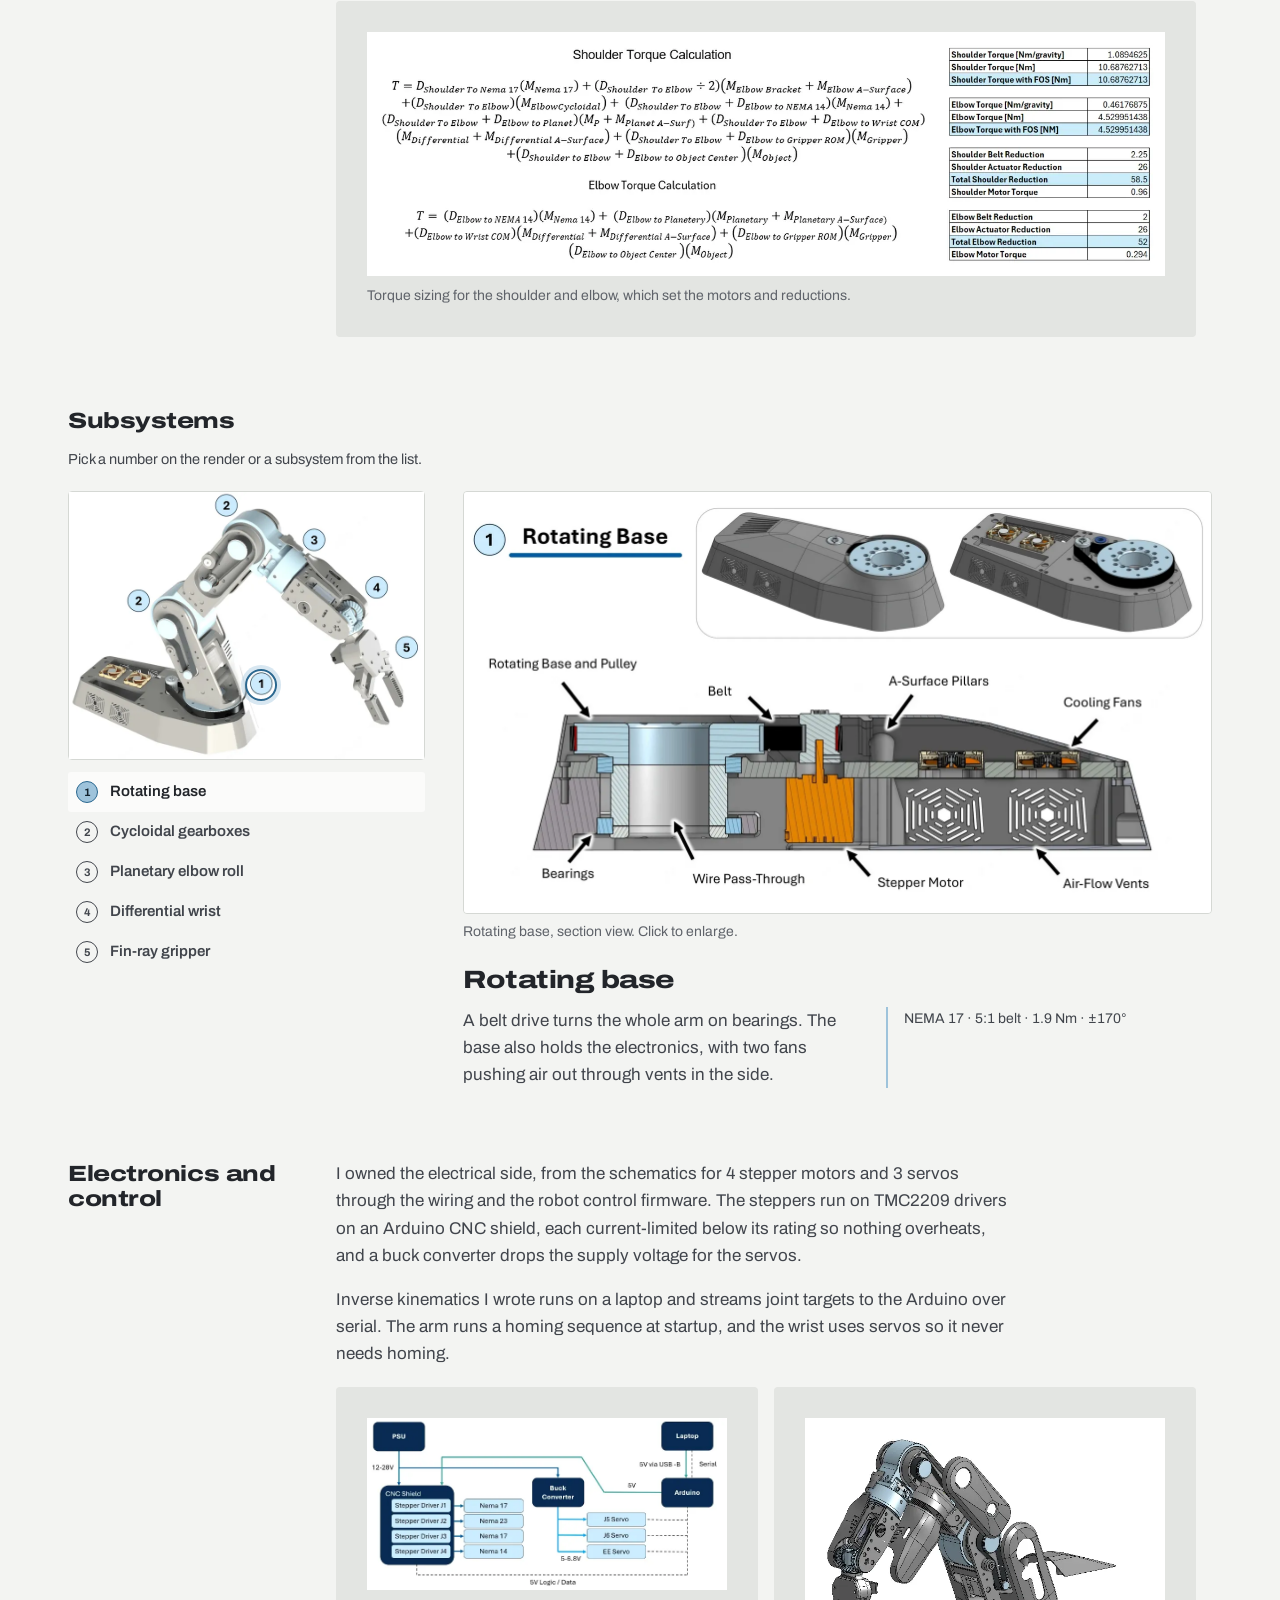
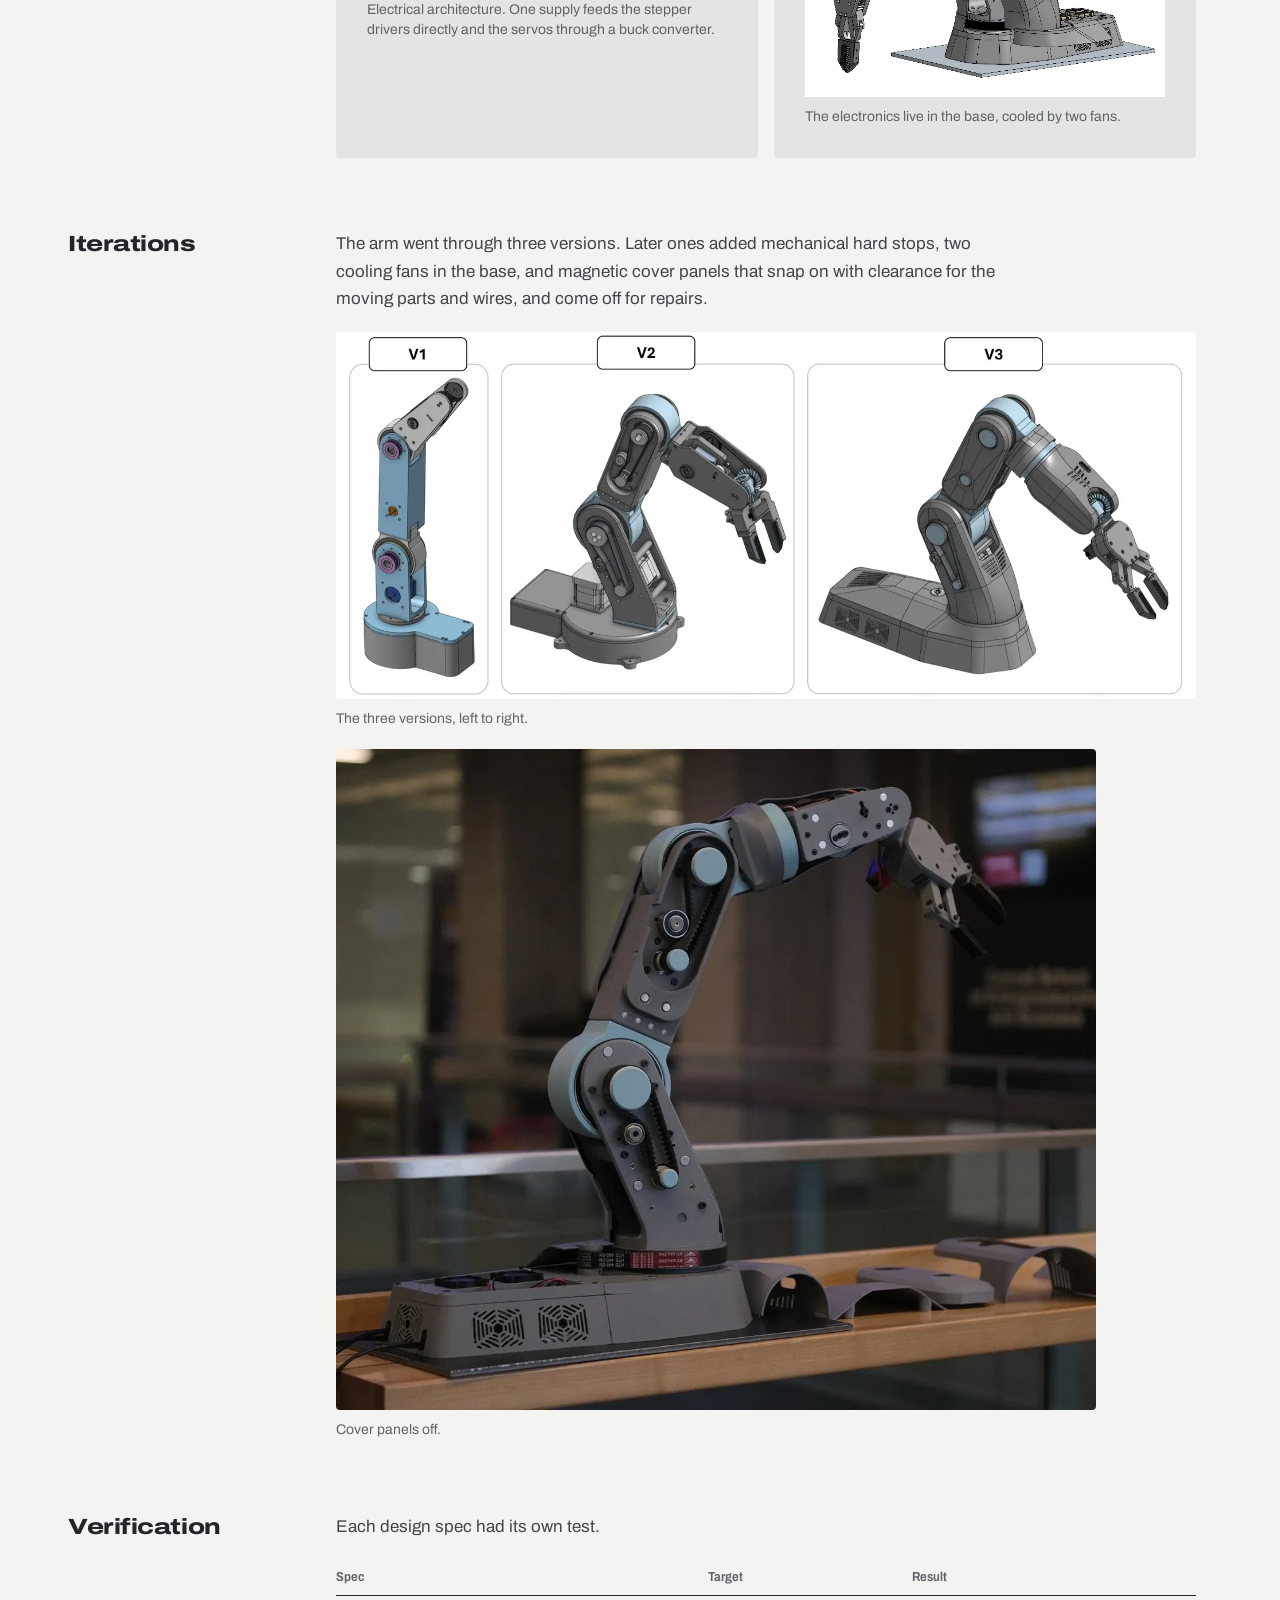
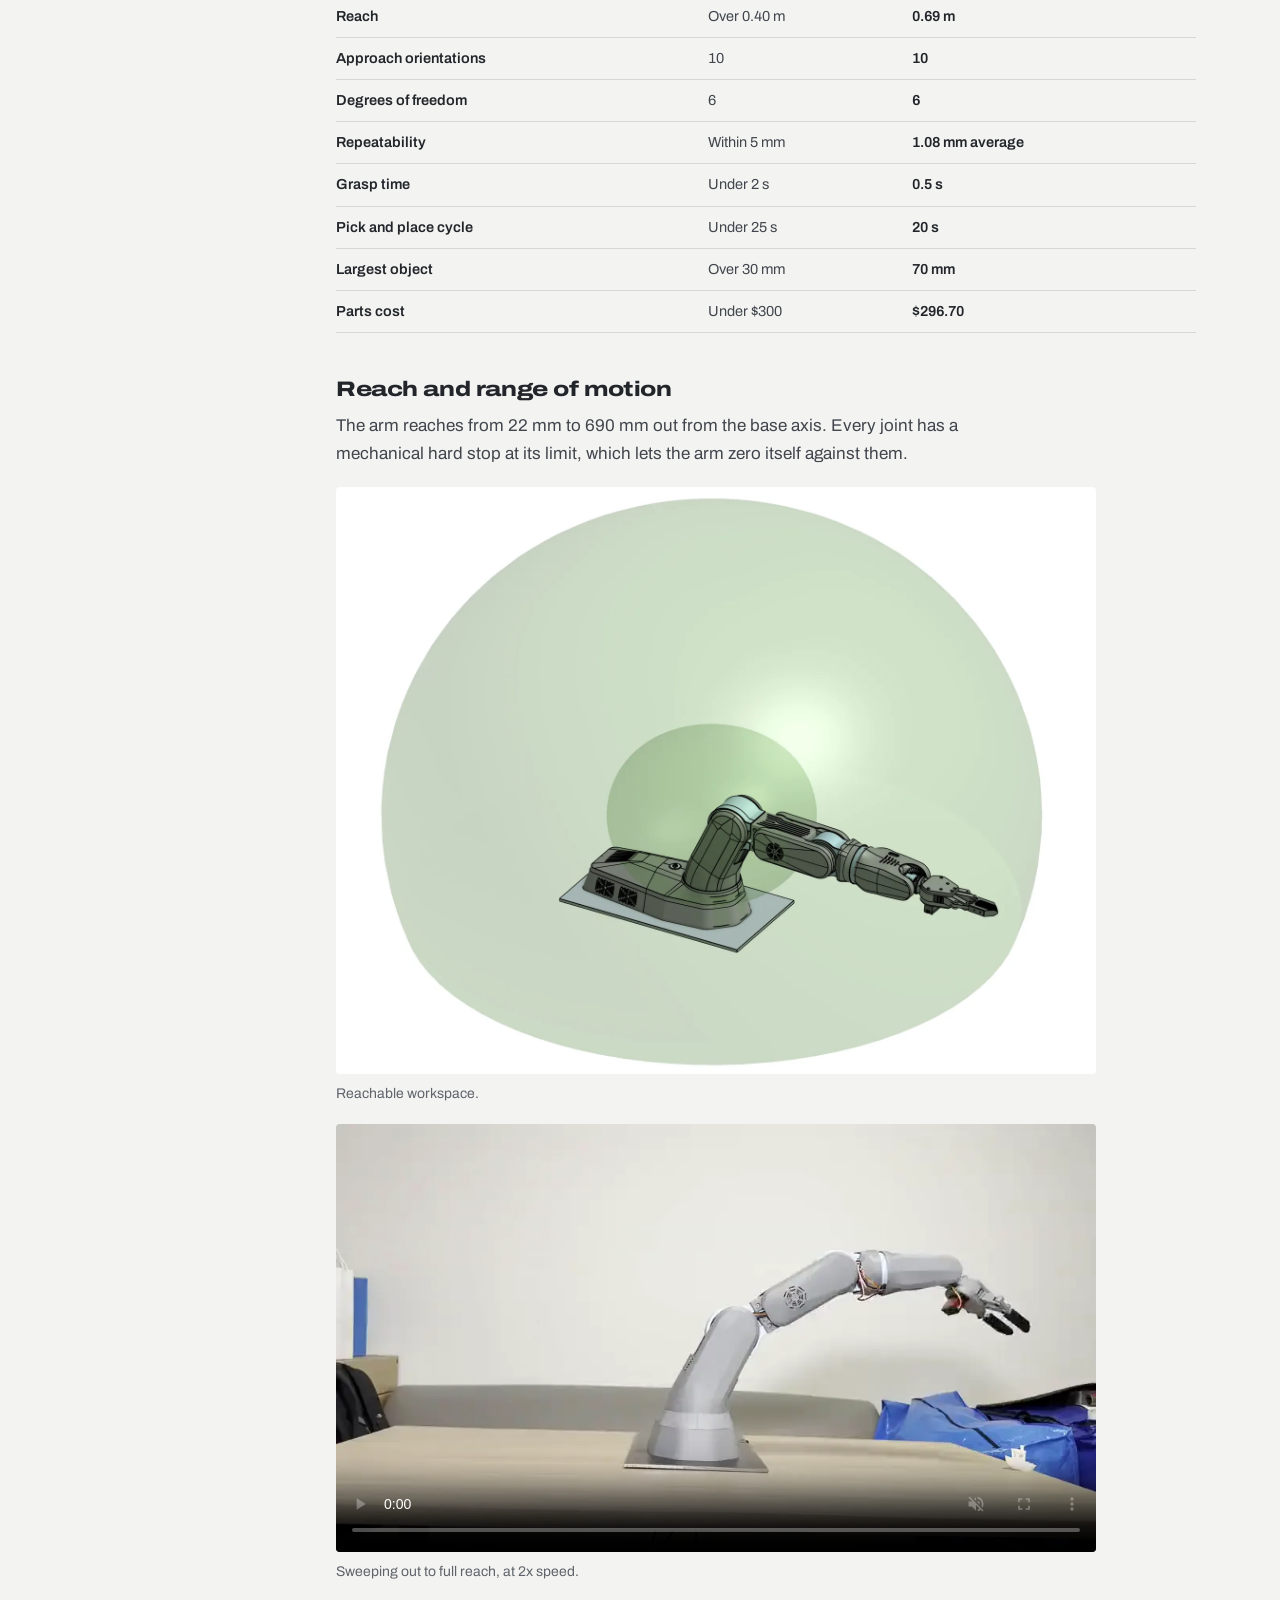
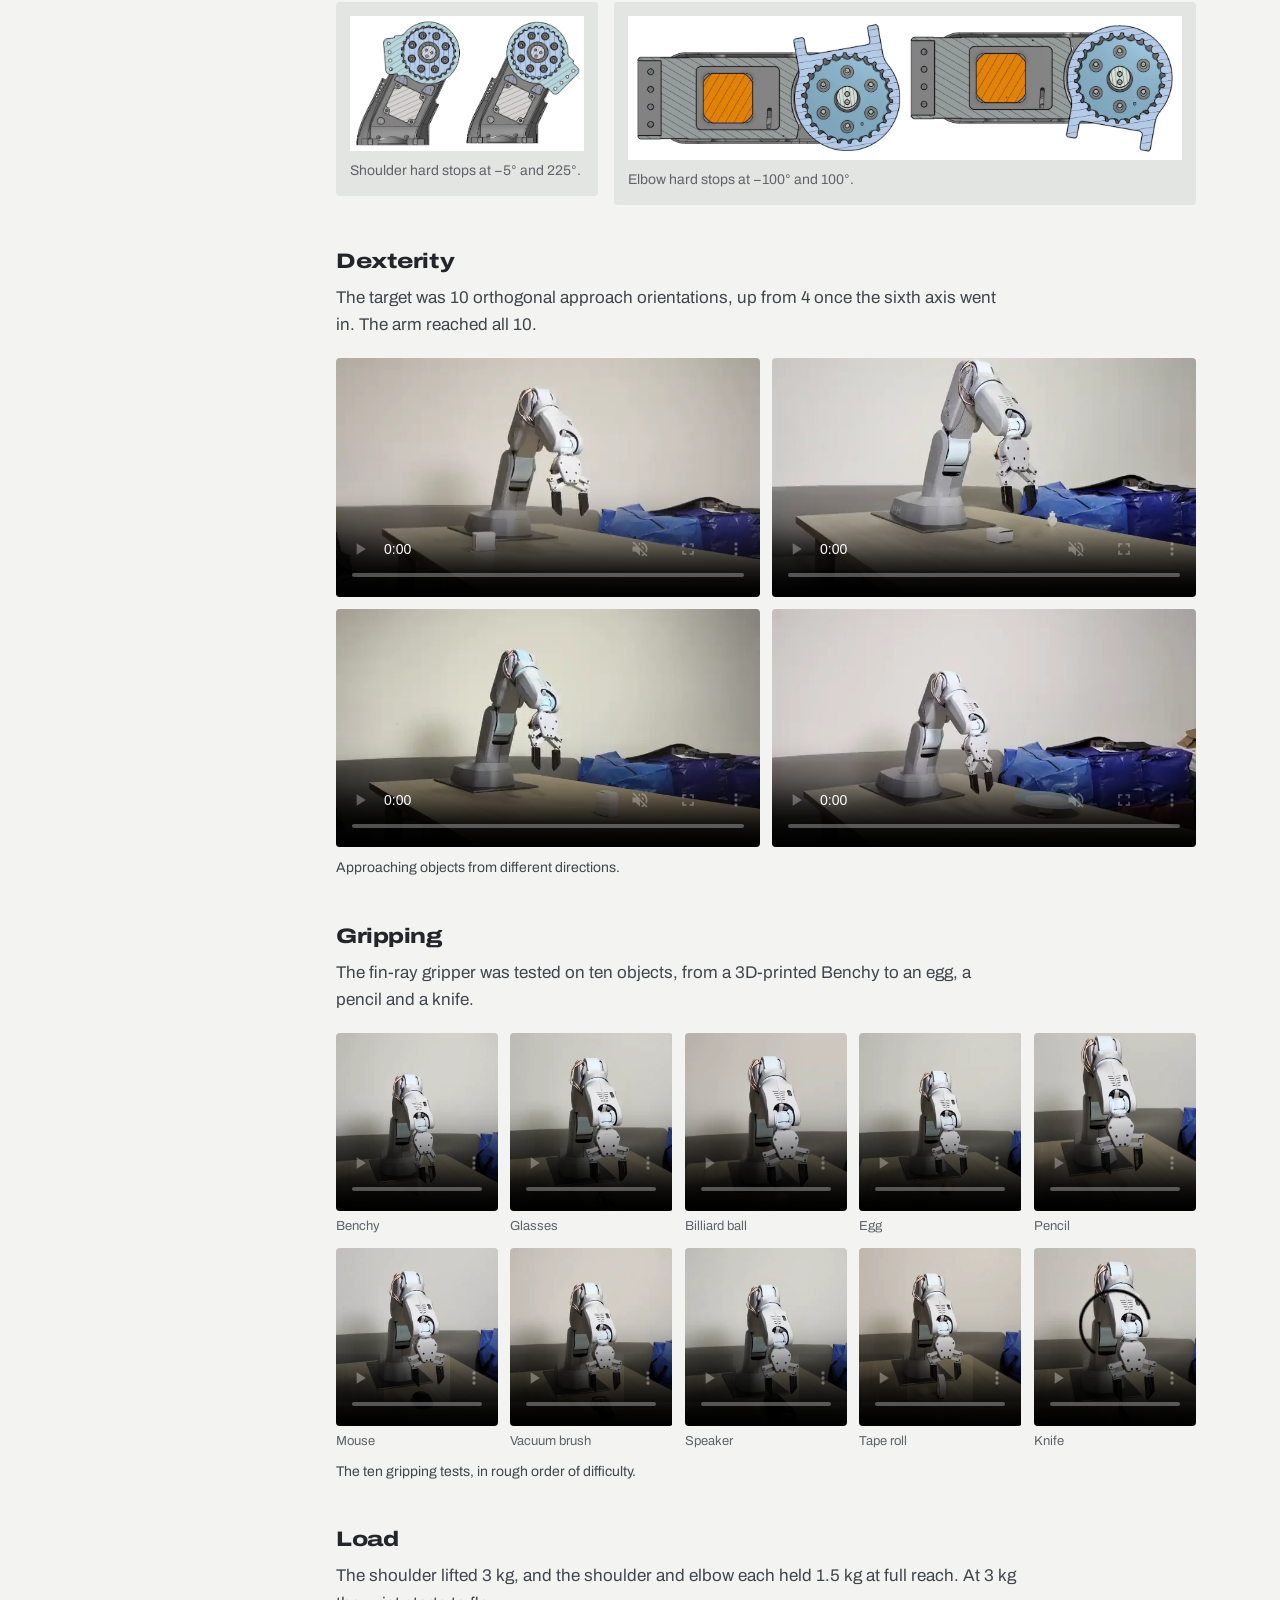
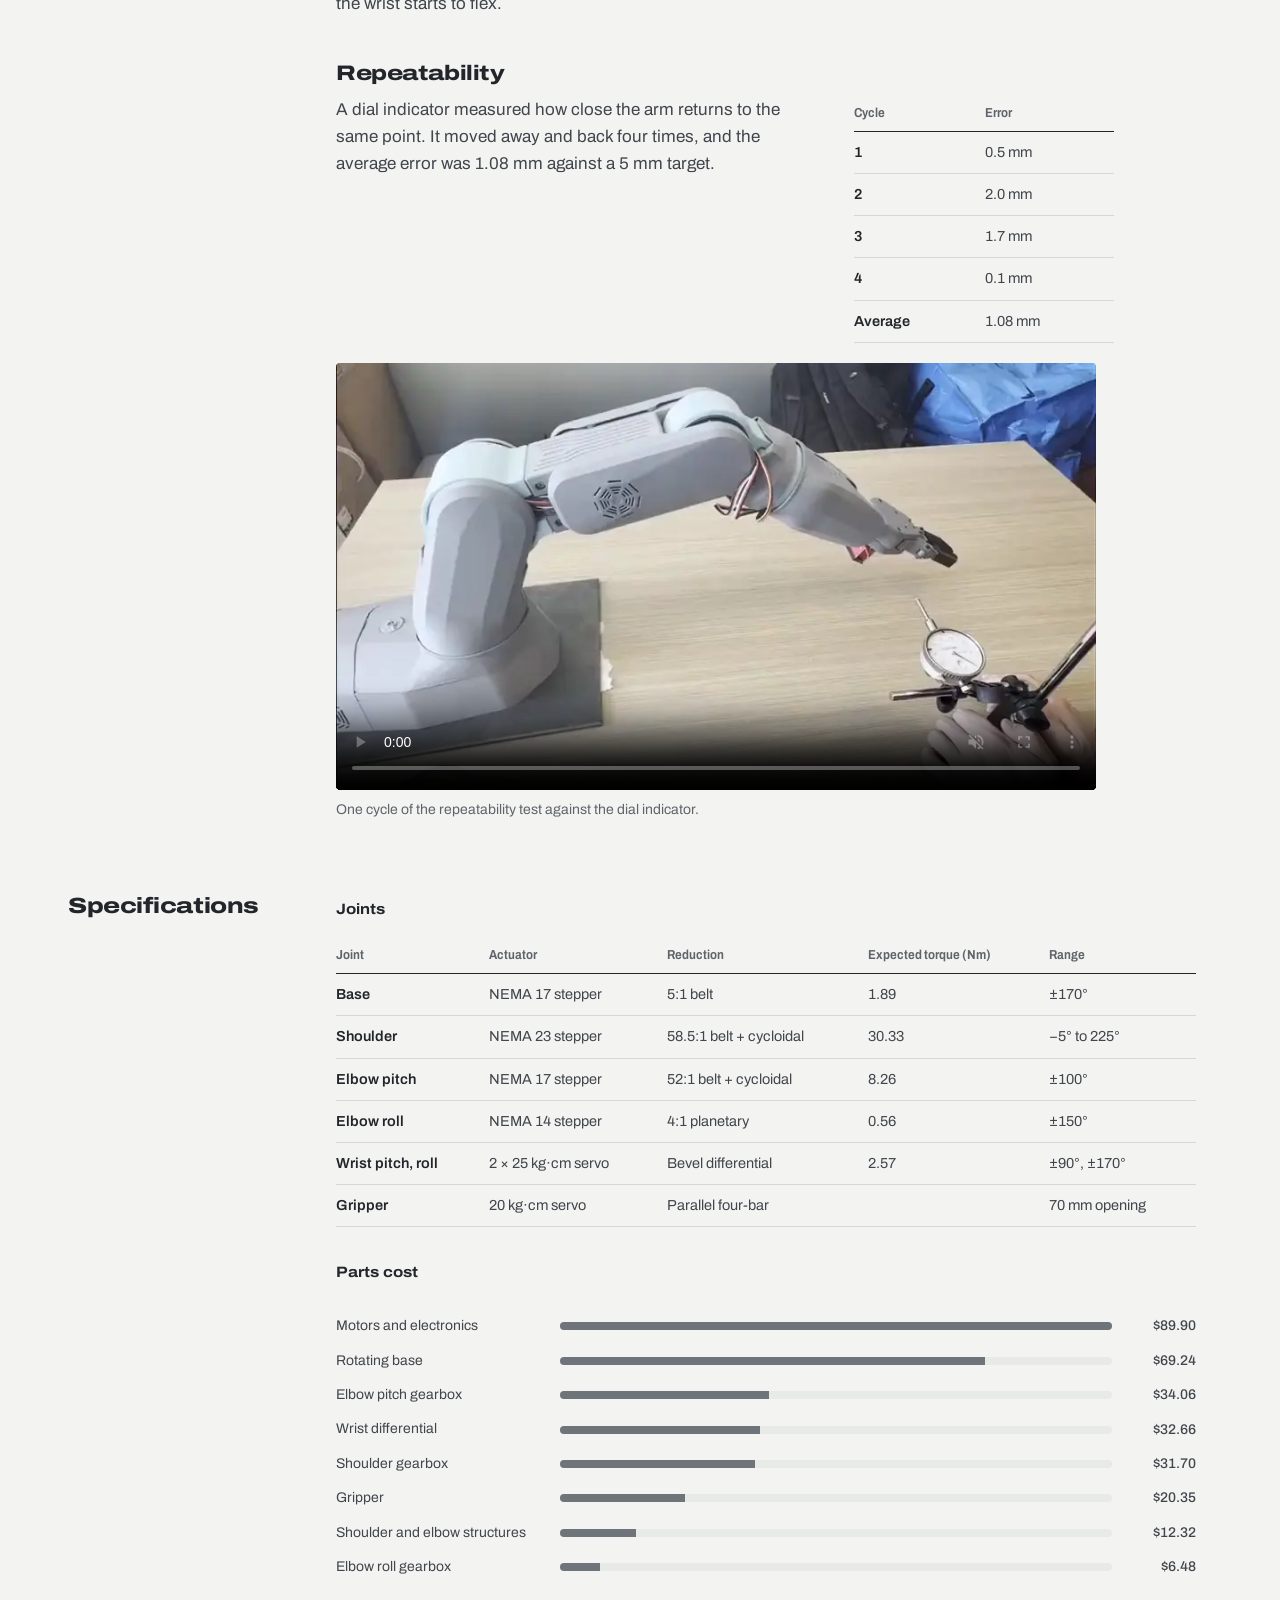
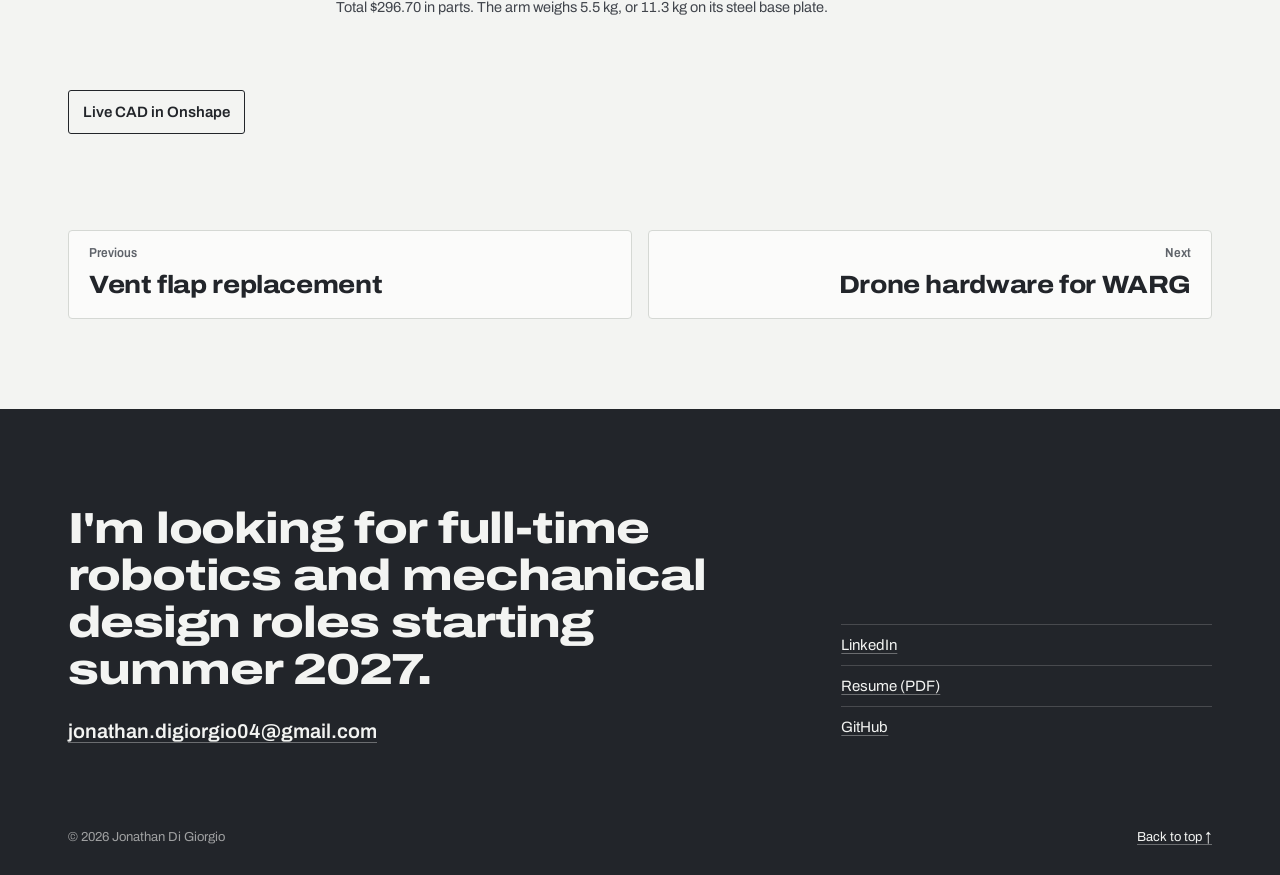
<file: projects/axon-v2/index.html>
<!DOCTYPE html>
<html lang="en">
<head>
<meta charset="utf-8">
<meta name="viewport" content="width=device-width, initial-scale=1">
<title>Axon V2 robotic arm · Jonathan Di Giorgio</title>
<meta name="description" content="A 6-DOF arm on custom cycloidal and planetary gearboxes. 3 kg payload and about 1 mm repeatability for under $300.">
<meta name="color-scheme" content="light dark">
<script>document.documentElement.classList.add("js")</script>
<link rel="canonical" href="https://www.jonathandigiorgio.com/projects/axon-v2/">
<meta property="og:type" content="website">
<meta property="og:title" content="Axon V2 robotic arm · Jonathan Di Giorgio">
<meta property="og:description" content="A 6-DOF arm on custom cycloidal and planetary gearboxes. 3 kg payload and about 1 mm repeatability for under $300.">
<meta property="og:image" content="https://www.jonathandigiorgio.com/assets/img/hero-1377.webp">
<meta name="twitter:card" content="summary_large_image">
<link rel="icon" href="../../favicon.ico?v=4" sizes="48x48">
<link rel="icon" href="../../favicon.svg?v=4" type="image/svg+xml">
<link rel="apple-touch-icon" href="../../apple-touch-icon.png">
<link rel="preconnect" href="https://fonts.googleapis.com">
<link rel="preconnect" href="https://fonts.gstatic.com" crossorigin>
<link rel="stylesheet" href="https://fonts.googleapis.com/css2?family=Archivo:wdth,wght@62..125,100..900&display=swap">
<link rel="stylesheet" href="../../assets/site.css?v=20261124d">
<script async src="https://www.googletagmanager.com/gtag/js?id=G-ZJ9CX0GBKX"></script>
<script>window.dataLayer=window.dataLayer||[];function gtag(){dataLayer.push(arguments);}gtag('js',new Date());gtag('config','G-ZJ9CX0GBKX');</script>
</head>
<body id="top">
<a class="skip" href="#main">Skip to content</a>
<header class="site-head">
  <div class="wrap head-row">
    <a class="wordmark" href="../../">Jonathan Di Giorgio</a>
    <nav class="nav" aria-label="Main">
      <a href="../../#work">Work</a>
      <a href="../../#projects" aria-current="page">Projects</a>
      <a href="../../#about">About</a>
      <a class="nav-cta" href="../../assets/docs/Jonathan_DiGiorgio_Resume.pdf" target="_blank" rel="noopener">Resume</a>
    </nav>
  </div>
</header>
<main id="main" class="proj">
  <div class="wrap">
    <nav class="crumbs" aria-label="Breadcrumb"><a href="../../#projects">← All projects</a><span>01 of 10</span></nav>
    <header class="proj-head">
      <p class="proj-kind">Personal project · 2026</p>
      <h1>Axon V2 robotic arm</h1>
      <p class="proj-lede">A six-axis arm built around custom 3D-printed cycloidal and planetary gearboxes. It lifts 3 kg, reaches 690 mm and repeats to about 1 mm, and the parts cost $296.70.</p>
    </header>
    <div class="proj-facts">
      <dl class="title-block compact"><div class="tb-cell"><dt>My role</dt><dd>Mechanical and electrical design</dd></div><div class="tb-cell"><dt>When</dt><dd>2026</dd></div><div class="tb-cell"><dt>Tools</dt><dd>Onshape, 3D printing, NEMA 14, 17 and 23 steppers, TMC2209, servos</dd></div></dl>
      <dl class="figures big"><div><dt>3 kg</dt><dd>max payload</dd></div><div><dt>690 mm</dt><dd>reach</dd></div><div><dt>~1 mm</dt><dd>repeatability</dd></div><div><dt>$297</dt><dd>in parts</dd></div></dl>
    </div>
  </div>
  <div class="wrap proj-hero"><figure class="plate fill"><a class="zoom" href="../../assets/img/hero-1377.webp" data-caption="Axon V2 on its weighted base plate." aria-label="Open full size: Axon V2 robot arm on a wooden ledge"><img src="../../assets/img/hero-1100.webp" srcset="../../assets/img/hero-700.webp 700w, ../../assets/img/hero-1100.webp 1100w, ../../assets/img/hero-1377.webp 1377w" sizes="(min-width: 1280px) 1200px, 100vw" width="1377" height="775" alt="Axon V2 robot arm on a wooden ledge" decoding="async" loading="lazy"></a><figcaption>Axon V2 on its weighted base plate.</figcaption></figure></div>
  <div class="wrap proj-body">
    <section class="psec"><h2>Approach</h2><div class="psec-body"><p>I started from constraints and criteria, then sketched the layout and ran first-principles torque calculations for every joint before modelling anything in Onshape. Those numbers set the motor sizes (a NEMA 23 at the shoulder, NEMA 17s and a NEMA 14 further out) and the reductions, up to 58.5:1 at the shoulder.</p><p>Everything is designed for 3D printing around off-the-shelf bearings, belts and motors, which made each iteration quick to print and test.</p><figure class="plate" style="--nat:1414px"><a class="zoom" href="../../assets/img/ax-torque-1414.webp" data-caption="Torque sizing for the shoulder and elbow, which set the motors and reductions." aria-label="Open full size: Torque equations and a results table for the shoulder and elbow"><img src="../../assets/img/ax-torque-1414.webp" srcset="../../assets/img/ax-torque-1414.webp 1414w" sizes="(min-width: 1100px) 900px, 100vw" width="1414" height="432" alt="Torque equations and a results table for the shoulder and elbow" decoding="async" loading="lazy"></a><figcaption>Torque sizing for the shoulder and elbow, which set the motors and reductions.</figcaption></figure></div></section><section class="psec wide" id="subsystems"><h2>Subsystems</h2><div class="psec-body"><p class="hint">Pick a number on the render or a subsystem from the list.</p><div class="explorer">
  <div class="ex-map">
    <div class="ex-img"><img src="../../assets/img/axon-labelled-1500.webp" srcset="../../assets/img/axon-labelled-800.webp 800w, ../../assets/img/axon-labelled-1500.webp 1500w" sizes="(min-width: 1100px) 440px, 100vw" width="1500" height="1128" alt="Render of Axon V2 with its five subsystems numbered" decoding="async" loading="lazy"><button type="button" class="spot" data-sub="1" style="--x:54.1%;--y:72.3%" aria-label="1. Rotating base"></button><button type="button" class="spot" data-sub="2" style="--x:44.3%;--y:4.9%" aria-label="2. Cycloidal gearboxes"></button><button type="button" class="spot" data-sub="2" style="--x:19.6%;--y:40.9%" aria-label="2. Cycloidal gearboxes"></button><button type="button" class="spot" data-sub="3" style="--x:69%;--y:18%" aria-label="3. Planetary elbow roll"></button><button type="button" class="spot" data-sub="4" style="--x:86.6%;--y:35.9%" aria-label="4. Differential wrist"></button><button type="button" class="spot" data-sub="5" style="--x:95%;--y:58.2%" aria-label="5. Fin-ray gripper"></button></div>
    <div class="tabs" role="tablist" aria-label="Subsystems"><button type="button" class="tab" data-sub="1" role="tab" aria-selected="true"><span>1</span>Rotating base</button><button type="button" class="tab" data-sub="2" role="tab" aria-selected="false"><span>2</span>Cycloidal gearboxes</button><button type="button" class="tab" data-sub="3" role="tab" aria-selected="false"><span>3</span>Planetary elbow roll</button><button type="button" class="tab" data-sub="4" role="tab" aria-selected="false"><span>4</span>Differential wrist</button><button type="button" class="tab" data-sub="5" role="tab" aria-selected="false"><span>5</span>Fin-ray gripper</button></div>
  </div>
  <div class="ex-panels"><article class="sub" id="sub-1" data-sub="1" role="tabpanel">
  <figure class="plate fill"><a class="zoom" href="../../assets/img/axon-base-1500.webp" data-caption="Rotating base, section view. Click to enlarge." aria-label="Open full size: Labelled section view of the rotating base"><img src="../../assets/img/axon-base-1500.webp" srcset="../../assets/img/axon-base-800.webp 800w, ../../assets/img/axon-base-1500.webp 1500w" sizes="(min-width: 1240px) 820px, 100vw" width="1500" height="844" alt="Labelled section view of the rotating base" decoding="async" loading="lazy"></a><figcaption>Rotating base, section view. Click to enlarge.</figcaption></figure>
  <div class="sub-text"><h3>Rotating base</h3><p>A belt drive turns the whole arm on bearings. The base also holds the electronics, with two fans pushing air out through vents in the side.</p><p class="spec">NEMA 17 · 5:1 belt · 1.9 Nm · ±170°</p></div>
</article><article class="sub" id="sub-2" data-sub="2" role="tabpanel">
  <figure class="plate fill"><a class="zoom" href="../../assets/img/axon-cycloidal-1500.webp" data-caption="Cycloidal gearboxes, section view. Click to enlarge." aria-label="Open full size: Labelled section view of the cycloidal gearboxes"><img src="../../assets/img/axon-cycloidal-1500.webp" srcset="../../assets/img/axon-cycloidal-800.webp 800w, ../../assets/img/axon-cycloidal-1500.webp 1500w" sizes="(min-width: 1240px) 820px, 100vw" width="1500" height="844" alt="Labelled section view of the cycloidal gearboxes" decoding="async" loading="lazy"></a><figcaption>Cycloidal gearboxes, section view. Click to enlarge.</figcaption></figure>
  <div class="sub-text"><h3>Cycloidal gearboxes</h3><p>Used at the shoulder and the elbow. A belt drives the eccentric input shaft, and the cycloidal discs roll against fixed pins in the housing. The housing is the output, so the gearbox doubles as the joint.</p><p class="spec">Shoulder · NEMA 23 · 58.5:1 · 30 Nm · −5° to 225°<br>Elbow · NEMA 17 · 52:1 · 8.3 Nm · ±100°</p></div>
</article><article class="sub" id="sub-3" data-sub="3" role="tabpanel">
  <figure class="plate fill"><a class="zoom" href="../../assets/img/axon-planetary-1500.webp" data-caption="Planetary elbow roll, section view. Click to enlarge." aria-label="Open full size: Labelled section view of the planetary elbow roll"><img src="../../assets/img/axon-planetary-1500.webp" srcset="../../assets/img/axon-planetary-800.webp 800w, ../../assets/img/axon-planetary-1500.webp 1500w" sizes="(min-width: 1240px) 820px, 100vw" width="1500" height="844" alt="Labelled section view of the planetary elbow roll" decoding="async" loading="lazy"></a><figcaption>Planetary elbow roll, section view. Click to enlarge.</figcaption></figure>
  <div class="sub-text"><h3>Planetary elbow roll</h3><p>The sixth axis. A planetary stage rolls the forearm so the gripper can tilt sideways as well as up and down.</p><p class="spec">NEMA 14 · 4:1 · 0.56 Nm · ±150°</p></div>
</article><article class="sub" id="sub-4" data-sub="4" role="tabpanel">
  <figure class="plate fill"><a class="zoom" href="../../assets/img/axon-wrist-1500.webp" data-caption="Differential wrist, section view. Click to enlarge." aria-label="Open full size: Labelled section view of the differential wrist"><img src="../../assets/img/axon-wrist-1500.webp" srcset="../../assets/img/axon-wrist-800.webp 800w, ../../assets/img/axon-wrist-1500.webp 1500w" sizes="(min-width: 1240px) 820px, 100vw" width="1500" height="844" alt="Labelled section view of the differential wrist" decoding="async" loading="lazy"></a><figcaption>Differential wrist, section view. Click to enlarge.</figcaption></figure>
  <div class="sub-text"><h3>Differential wrist</h3><p>Two servos drive a set of bevel gears. Turning both the same way pitches the wrist, and turning them in opposite directions rolls it.</p><p class="spec">2 × 25 kg·cm servos · 2.6 Nm · pitch ±90°, roll ±170°</p></div>
</article><article class="sub" id="sub-5" data-sub="5" role="tabpanel">
  <figure class="plate fill"><a class="zoom" href="../../assets/img/axon-gripper-1500.webp" data-caption="Fin-ray gripper, section view. Click to enlarge." aria-label="Open full size: Labelled section view of the fin-ray gripper"><img src="../../assets/img/axon-gripper-1500.webp" srcset="../../assets/img/axon-gripper-800.webp 800w, ../../assets/img/axon-gripper-1500.webp 1500w" sizes="(min-width: 1240px) 820px, 100vw" width="1500" height="844" alt="Labelled section view of the fin-ray gripper" decoding="async" loading="lazy"></a><figcaption>Fin-ray gripper, section view. Click to enlarge.</figcaption></figure>
  <div class="sub-text"><h3>Fin-ray gripper</h3><p>A parallel four-bar keeps the fingers parallel as they close. The fin-ray fingers bend around whatever they grab, so it can hold an egg, a pencil or a billiard ball.</p><p class="spec">20 kg·cm servo · 70 mm opening</p></div>
</article></div>
</div></div></section><section class="psec"><h2>Electronics and control</h2><div class="psec-body"><p>I owned the electrical side, from the schematics for 4 stepper motors and 3 servos through the wiring and the robot control firmware. The steppers run on TMC2209 drivers on an Arduino CNC shield, each current-limited below its rating so nothing overheats, and a buck converter drops the supply voltage for the servos.</p><p>Inverse kinematics I wrote runs on a laptop and streams joint targets to the Arduino over serial. The arm runs a homing sequence at startup, and the wrist uses servos so it never needs homing.</p><div class="figgrid c2 "><figure class="plate" style="--nat:790px"><a class="zoom" href="../../assets/img/ax-electrical-790.webp" data-caption="Electrical architecture. One supply feeds the stepper drivers directly and the servos through a buck converter." aria-label="Open full size: Block diagram of the power supply, stepper drivers, buck converter, servos, Arduino and laptop"><img src="../../assets/img/ax-electrical-790.webp" srcset="../../assets/img/ax-electrical-790.webp 790w" sizes="(min-width: 1100px) 900px, 100vw" width="790" height="376" alt="Block diagram of the power supply, stepper drivers, buck converter, servos, Arduino and laptop" decoding="async" loading="lazy"></a><figcaption>Electrical architecture. One supply feeds the stepper drivers directly and the servos through a buck converter.</figcaption></figure><figure class="plate" style="--nat:673px"><a class="zoom" href="../../assets/img/ax-render-internal-673.webp" data-caption="The electronics live in the base, cooled by two fans." aria-label="Open full size: Render of Axon V2 with the electronics visible in the base"><img src="../../assets/img/ax-render-internal-673.webp" srcset="../../assets/img/ax-render-internal-673.webp 673w" sizes="(min-width: 1100px) 900px, 100vw" width="673" height="521" alt="Render of Axon V2 with the electronics visible in the base" decoding="async" loading="lazy"></a><figcaption>The electronics live in the base, cooled by two fans.</figcaption></figure></div></div></section><section class="psec"><h2>Iterations</h2><div class="psec-body"><p>The arm went through three versions. Later ones added mechanical hard stops, two cooling fans in the base, and magnetic cover panels that snap on with clearance for the moving parts and wires, and come off for repairs.</p><figure class="plate fill"><a class="zoom" href="../../assets/img/axon-iterations-1500.webp" data-caption="The three versions, left to right." aria-label="Open full size: Three versions of the arm side by side, labelled V1, V2 and V3"><img src="../../assets/img/axon-iterations-1500.webp" srcset="../../assets/img/axon-iterations-800.webp 800w, ../../assets/img/axon-iterations-1500.webp 1500w" sizes="(min-width: 1100px) 900px, 100vw" width="1500" height="640" alt="Three versions of the arm side by side, labelled V1, V2 and V3" decoding="async" loading="lazy"></a><figcaption>The three versions, left to right.</figcaption></figure><figure class="plate fill mid"><a class="zoom" href="../../assets/img/axon-panels-1200.webp" data-caption="Cover panels off." aria-label="Open full size: Axon V2 with its magnetic cover panels removed"><img src="../../assets/img/axon-panels-1200.webp" srcset="../../assets/img/axon-panels-700.webp 700w, ../../assets/img/axon-panels-1200.webp 1200w" sizes="(min-width: 1100px) 900px, 100vw" width="1500" height="1305" alt="Axon V2 with its magnetic cover panels removed" decoding="async" loading="lazy"></a><figcaption>Cover panels off.</figcaption></figure></div></section><section class="psec"><h2>Verification</h2><div class="psec-body"><p>Each design spec had its own test.</p><div class="table-wrap"><table class="data specs">
<thead><tr><th scope="col">Spec</th><th scope="col">Target</th><th scope="col">Result</th></tr></thead>
<tbody><tr><th scope="row">Reach</th><td>Over 0.40 m</td><td class="ok">0.69 m</td></tr><tr><th scope="row">Approach orientations</th><td>10</td><td class="ok">10</td></tr><tr><th scope="row">Degrees of freedom</th><td>6</td><td class="ok">6</td></tr><tr><th scope="row">Repeatability</th><td>Within 5 mm</td><td class="ok">1.08 mm average</td></tr><tr><th scope="row">Grasp time</th><td>Under 2 s</td><td class="ok">0.5 s</td></tr><tr><th scope="row">Pick and place cycle</th><td>Under 25 s</td><td class="ok">20 s</td></tr><tr><th scope="row">Largest object</th><td>Over 30 mm</td><td class="ok">70 mm</td></tr><tr><th scope="row">Parts cost</th><td>Under $300</td><td class="ok">$296.70</td></tr></tbody></table></div><h3 class="v-h">Reach and range of motion</h3><p>The arm reaches from 22 mm to 690 mm out from the base axis. Every joint has a mechanical hard stop at its limit, which lets the arm zero itself against them.</p><figure class="plate fill mid"><a class="zoom" href="../../assets/img/ax-workspace-1600.webp" data-caption="Reachable workspace." aria-label="Open full size: Render of the arm inside its reachable workspace, shown as two shaded spheres"><img src="../../assets/img/ax-workspace-1600.webp" srcset="../../assets/img/ax-workspace-800.webp 800w, ../../assets/img/ax-workspace-1600.webp 1600w" sizes="(min-width: 1100px) 900px, 100vw" width="3072" height="2373" alt="Render of the arm inside its reachable workspace, shown as two shaded spheres" decoding="async" loading="lazy"></a><figcaption>Reachable workspace.</figcaption></figure><figure class="plate fill clip mid"><video class="loop" muted loop playsinline preload="none" poster="../../assets/vid/reach.webp" width="960" height="540" aria-label="Video of the arm sweeping from its folded position out to full reach"><source src="../../assets/vid/reach.mp4" type="video/mp4"></video><figcaption>Sweeping out to full reach, at 2x speed.</figcaption></figure><div class="figgrid c2 hs"><figure class="plate" style="--nat:1190px"><a class="zoom" href="../../assets/img/ax-stop-shoulder-1190.webp" data-caption="Shoulder hard stops at −5° and 225°." aria-label="Open full size: Section views of the shoulder at both hard stops"><img src="../../assets/img/ax-stop-shoulder-1190.webp" srcset="../../assets/img/ax-stop-shoulder-700.webp 700w, ../../assets/img/ax-stop-shoulder-1190.webp 1190w" sizes="(min-width: 1100px) 900px, 100vw" width="1190" height="688" alt="Section views of the shoulder at both hard stops" decoding="async" loading="lazy"></a><figcaption>Shoulder hard stops at −5° and 225°.</figcaption></figure><figure class="plate" style="--nat:1913px"><a class="zoom" href="../../assets/img/ax-stop-elbow-1600.webp" data-caption="Elbow hard stops at −100° and 100°." aria-label="Open full size: Section views of the elbow at both hard stops"><img src="../../assets/img/ax-stop-elbow-1600.webp" srcset="../../assets/img/ax-stop-elbow-800.webp 800w, ../../assets/img/ax-stop-elbow-1600.webp 1600w" sizes="(min-width: 1100px) 900px, 100vw" width="1913" height="498" alt="Section views of the elbow at both hard stops" decoding="async" loading="lazy"></a><figcaption>Elbow hard stops at −100° and 100°.</figcaption></figure></div><h3 class="v-h">Dexterity</h3><p>The target was 10 orthogonal approach orientations, up from 4 once the sixth axis went in. The arm reached all 10.</p><div class="figgrid c2 dexgrid"><figure class="plate fill clip "><video class="loop" muted loop playsinline preload="none" poster="../../assets/vid/dex-1.webp" width="720" height="406" aria-label="Video of the arm approaching an object from the side"><source src="../../assets/vid/dex-1.mp4" type="video/mp4"></video></figure><figure class="plate fill clip "><video class="loop" muted loop playsinline preload="none" poster="../../assets/vid/dex-2.webp" width="720" height="406" aria-label="Video of the arm approaching an object from above"><source src="../../assets/vid/dex-2.mp4" type="video/mp4"></video></figure><figure class="plate fill clip "><video class="loop" muted loop playsinline preload="none" poster="../../assets/vid/dex-3.webp" width="720" height="406" aria-label="Video of the arm approaching an object from the front"><source src="../../assets/vid/dex-3.mp4" type="video/mp4"></video></figure><figure class="plate fill clip "><video class="loop" muted loop playsinline preload="none" poster="../../assets/vid/dex-4.webp" width="720" height="404" aria-label="Video of the arm reaching down to a plate"><source src="../../assets/vid/dex-4.mp4" type="video/mp4"></video></figure></div><p class="group-cap">Approaching objects from different directions.</p><h3 class="v-h">Gripping</h3><p>The fin-ray gripper was tested on ten objects, from a 3D-printed Benchy to an egg, a pencil and a knife.</p><div class="gripgrid"><figure class="plate fill clip "><video class="loop" muted loop playsinline preload="none" poster="../../assets/vid/grip-benchy.webp" width="540" height="592" aria-label="Video of the Axon V2 gripper picking up a benchy"><source src="../../assets/vid/grip-benchy.mp4" type="video/mp4"></video><figcaption>Benchy</figcaption></figure><figure class="plate fill clip "><video class="loop" muted loop playsinline preload="none" poster="../../assets/vid/grip-glasses.webp" width="540" height="592" aria-label="Video of the Axon V2 gripper picking up a glasses"><source src="../../assets/vid/grip-glasses.mp4" type="video/mp4"></video><figcaption>Glasses</figcaption></figure><figure class="plate fill clip "><video class="loop" muted loop playsinline preload="none" poster="../../assets/vid/grip-billiard.webp" width="540" height="592" aria-label="Video of the Axon V2 gripper picking up a billiard ball"><source src="../../assets/vid/grip-billiard.mp4" type="video/mp4"></video><figcaption>Billiard ball</figcaption></figure><figure class="plate fill clip "><video class="loop" muted loop playsinline preload="none" poster="../../assets/vid/grip-egg.webp" width="540" height="592" aria-label="Video of the Axon V2 gripper picking up a egg"><source src="../../assets/vid/grip-egg.mp4" type="video/mp4"></video><figcaption>Egg</figcaption></figure><figure class="plate fill clip "><video class="loop" muted loop playsinline preload="none" poster="../../assets/vid/grip-pencil.webp" width="540" height="592" aria-label="Video of the Axon V2 gripper picking up a pencil"><source src="../../assets/vid/grip-pencil.mp4" type="video/mp4"></video><figcaption>Pencil</figcaption></figure><figure class="plate fill clip "><video class="loop" muted loop playsinline preload="none" poster="../../assets/vid/grip-mouse.webp" width="540" height="592" aria-label="Video of the Axon V2 gripper picking up a mouse"><source src="../../assets/vid/grip-mouse.mp4" type="video/mp4"></video><figcaption>Mouse</figcaption></figure><figure class="plate fill clip "><video class="loop" muted loop playsinline preload="none" poster="../../assets/vid/grip-brush.webp" width="540" height="592" aria-label="Video of the Axon V2 gripper picking up a vacuum brush"><source src="../../assets/vid/grip-brush.mp4" type="video/mp4"></video><figcaption>Vacuum brush</figcaption></figure><figure class="plate fill clip "><video class="loop" muted loop playsinline preload="none" poster="../../assets/vid/grip-speaker.webp" width="540" height="592" aria-label="Video of the Axon V2 gripper picking up a speaker"><source src="../../assets/vid/grip-speaker.mp4" type="video/mp4"></video><figcaption>Speaker</figcaption></figure><figure class="plate fill clip "><video class="loop" muted loop playsinline preload="none" poster="../../assets/vid/grip-tape.webp" width="540" height="592" aria-label="Video of the Axon V2 gripper picking up a tape roll"><source src="../../assets/vid/grip-tape.mp4" type="video/mp4"></video><figcaption>Tape roll</figcaption></figure><figure class="plate fill clip "><video class="loop" muted loop playsinline preload="none" poster="../../assets/vid/grip-knife.webp" width="540" height="592" aria-label="Video of the Axon V2 gripper picking up a knife"><source src="../../assets/vid/grip-knife.mp4" type="video/mp4"></video><figcaption>Knife</figcaption></figure></div><p class="group-cap">The ten gripping tests, in rough order of difficulty.</p><h3 class="v-h">Load</h3><p>The shoulder lifted 3 kg, and the shoulder and elbow each held 1.5 kg at full reach. At 3 kg the wrist starts to flex.</p><h3 class="v-h">Repeatability</h3><div class="split"><p>A dial indicator measured how close the arm returns to the same point. It moved away and back four times, and the average error was 1.08 mm against a 5 mm target.</p><div class="table-wrap narrow"><table class="data"><thead><tr><th scope="col">Cycle</th><th scope="col">Error</th></tr></thead><tbody><tr><th scope="row">1</th><td>0.5 mm</td></tr><tr><th scope="row">2</th><td>2.0 mm</td></tr><tr><th scope="row">3</th><td>1.7 mm</td></tr><tr><th scope="row">4</th><td>0.1 mm</td></tr><tr><th scope="row">Average</th><td>1.08 mm</td></tr></tbody></table></div></div><figure class="plate fill clip mid"><video class="loop" muted loop playsinline preload="none" poster="../../assets/vid/repeat.webp" width="854" height="480" aria-label="Video of Axon V2 moving away from a dial indicator and returning to it"><source src="../../assets/vid/repeat.mp4" type="video/mp4"></video><figcaption>One cycle of the repeatability test against the dial indicator.</figcaption></figure></div></section><section class="psec"><h2>Specifications</h2><div class="psec-body"><h3 class="mini-h">Joints</h3><div class="table-wrap"><table class="data">
<thead><tr><th scope="col">Joint</th><th scope="col">Actuator</th><th scope="col">Reduction</th><th scope="col">Expected torque (Nm)</th><th scope="col">Range</th></tr></thead>
<tbody><tr><th scope="row">Base</th><td>NEMA 17 stepper</td><td>5:1 belt</td><td>1.89</td><td>±170°</td></tr><tr><th scope="row">Shoulder</th><td>NEMA 23 stepper</td><td>58.5:1 belt + cycloidal</td><td>30.33</td><td>−5° to 225°</td></tr><tr><th scope="row">Elbow pitch</th><td>NEMA 17 stepper</td><td>52:1 belt + cycloidal</td><td>8.26</td><td>±100°</td></tr><tr><th scope="row">Elbow roll</th><td>NEMA 14 stepper</td><td>4:1 planetary</td><td>0.56</td><td>±150°</td></tr><tr><th scope="row">Wrist pitch, roll</th><td>2 × 25 kg·cm servo</td><td>Bevel differential</td><td>2.57</td><td>±90°, ±170°</td></tr><tr><th scope="row">Gripper</th><td>20 kg·cm servo</td><td>Parallel four-bar</td><td></td><td>70 mm opening</td></tr></tbody></table></div><h3 class="mini-h">Parts cost</h3><ul class="cost"><li><span class="c-l">Motors and electronics</span><span class="c-bar"><span style="width:100.0%"></span></span><span class="c-v">$89.90</span></li><li><span class="c-l">Rotating base</span><span class="c-bar"><span style="width:77.0%"></span></span><span class="c-v">$69.24</span></li><li><span class="c-l">Elbow pitch gearbox</span><span class="c-bar"><span style="width:37.9%"></span></span><span class="c-v">$34.06</span></li><li><span class="c-l">Wrist differential</span><span class="c-bar"><span style="width:36.3%"></span></span><span class="c-v">$32.66</span></li><li><span class="c-l">Shoulder gearbox</span><span class="c-bar"><span style="width:35.3%"></span></span><span class="c-v">$31.70</span></li><li><span class="c-l">Gripper</span><span class="c-bar"><span style="width:22.6%"></span></span><span class="c-v">$20.35</span></li><li><span class="c-l">Shoulder and elbow structures</span><span class="c-bar"><span style="width:13.7%"></span></span><span class="c-v">$12.32</span></li><li><span class="c-l">Elbow roll gearbox</span><span class="c-bar"><span style="width:7.2%"></span></span><span class="c-v">$6.48</span></li></ul><p class="cost-total">Total $296.70 in parts. The arm weighs 5.5 kg, or 11.3 kg on its steel base plate.</p></div></section>
    <div class="ext"><a href="https://cad.onshape.com/documents/89cf0009362a9f4b36c676c7/w/fa1475b775bea1364fdb21dd/e/bf43eb84fbcd42c9c9dab1a0?renderMode=0&amp;uiState=6a7958dae6e9bfac068b8839" target="_blank" rel="noopener">Live CAD in Onshape</a></div>
  </div>
  <nav class="wrap pager" aria-label="More projects">
    <a href="../../projects/vent-flap/"><span>Previous</span>Vent flap replacement</a>
    <a href="../../projects/warg-drone/" class="next"><span>Next</span>Drone hardware for WARG</a>
  </nav>
</main>
<footer class="site-foot" id="contact">
  <div class="wrap">
    <div class="foot-grid">
      <div>
        <p class="foot-line">I'm looking for full-time robotics and mechanical design roles starting summer 2027.</p>
        <a class="foot-mail" href="mailto:jonathan.digiorgio04@gmail.com">jonathan.digiorgio04@gmail.com</a>
      </div>
      <ul class="foot-links">
        <li><a href="https://www.linkedin.com/in/j-digiorgio/" target="_blank" rel="noopener">LinkedIn</a></li>
        <li><a href="../../assets/docs/Jonathan_DiGiorgio_Resume.pdf" target="_blank" rel="noopener">Resume (PDF)</a></li>
        <li><a href="https://github.com/jddigior" target="_blank" rel="noopener">GitHub</a></li>
      </ul>
    </div>
    <div class="foot-base"><span>© 2026 Jonathan Di Giorgio</span><a href="#top">Back to top ↑</a></div>
  </div>
</footer>
<dialog class="lightbox" aria-label="Image viewer">
  <button class="lb-close" type="button">Close</button>
  <button class="lb-prev" type="button" aria-label="Previous image">←</button>
  <figure><img alt=""><figcaption></figcaption></figure>
  <button class="lb-next" type="button" aria-label="Next image">→</button>
</dialog>
<script src="../../assets/site.js?v=20261124d" defer></script>
</body>
</html>
</file>
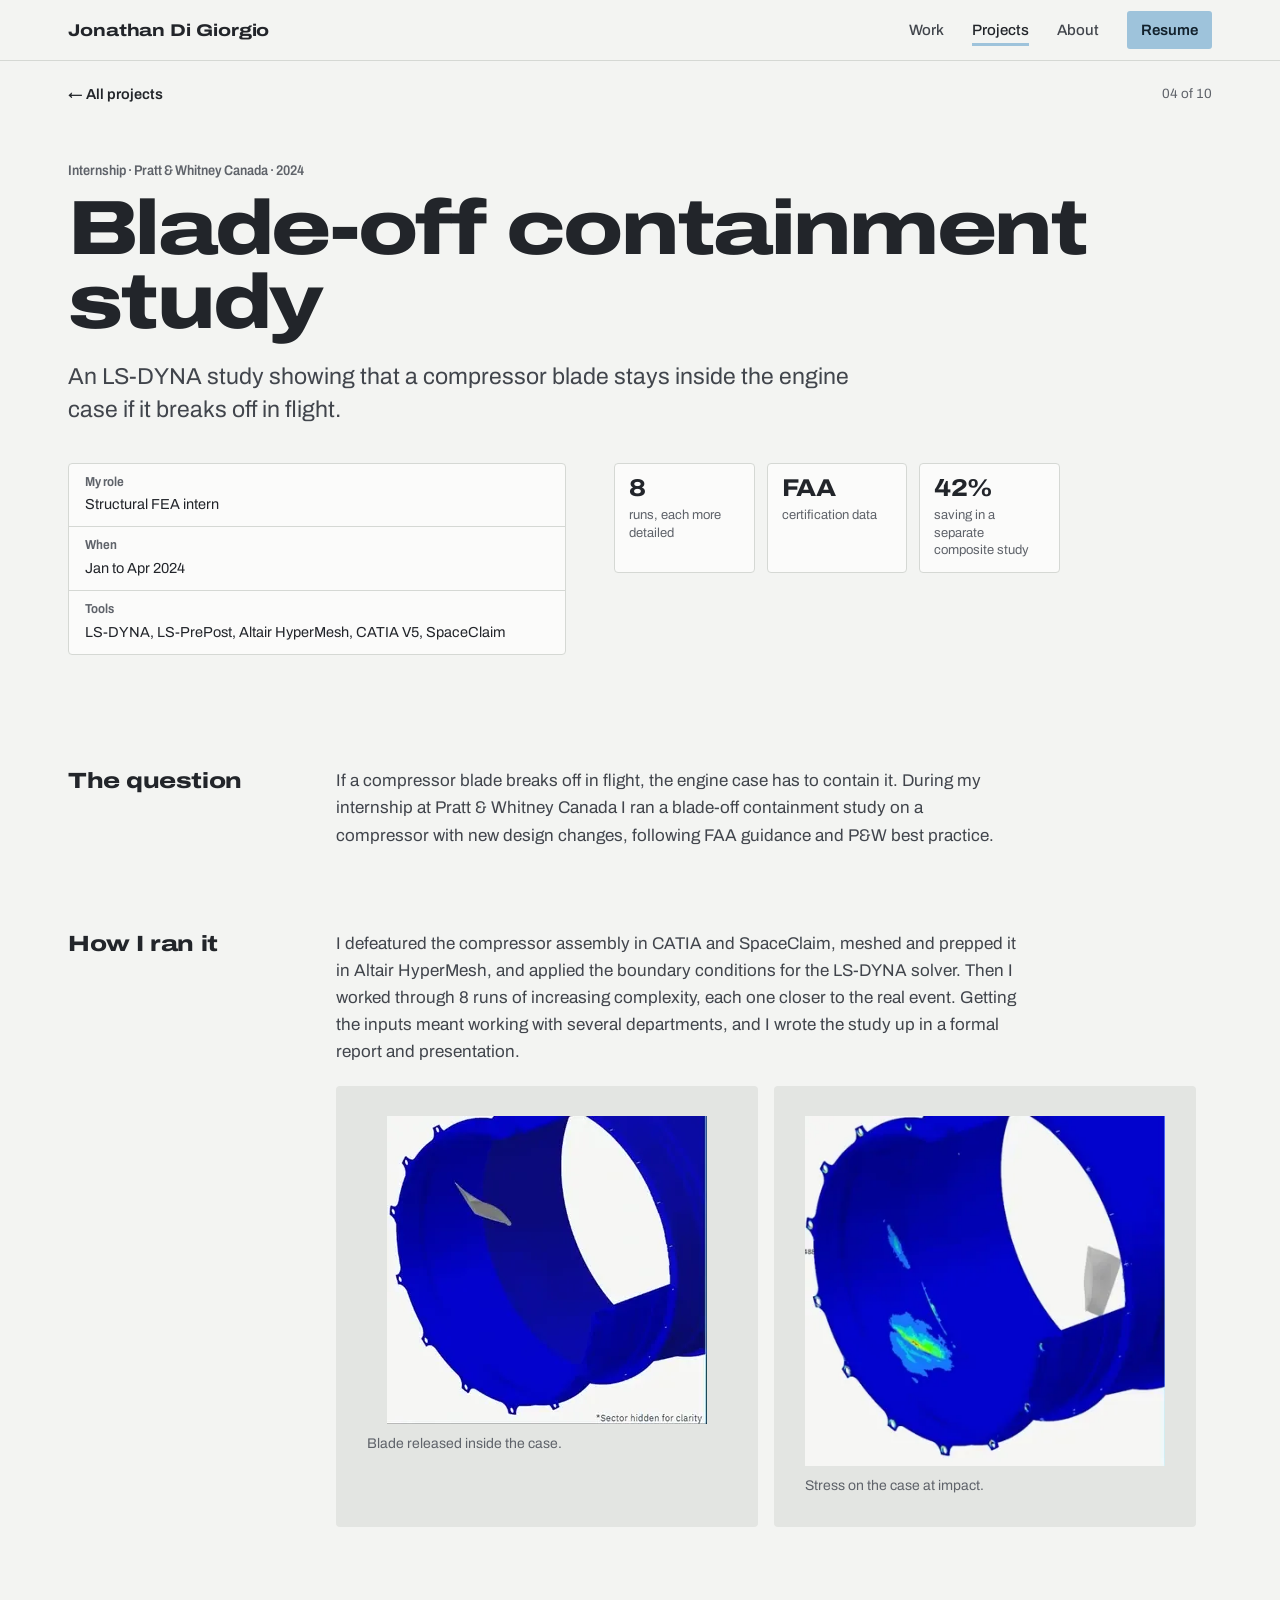
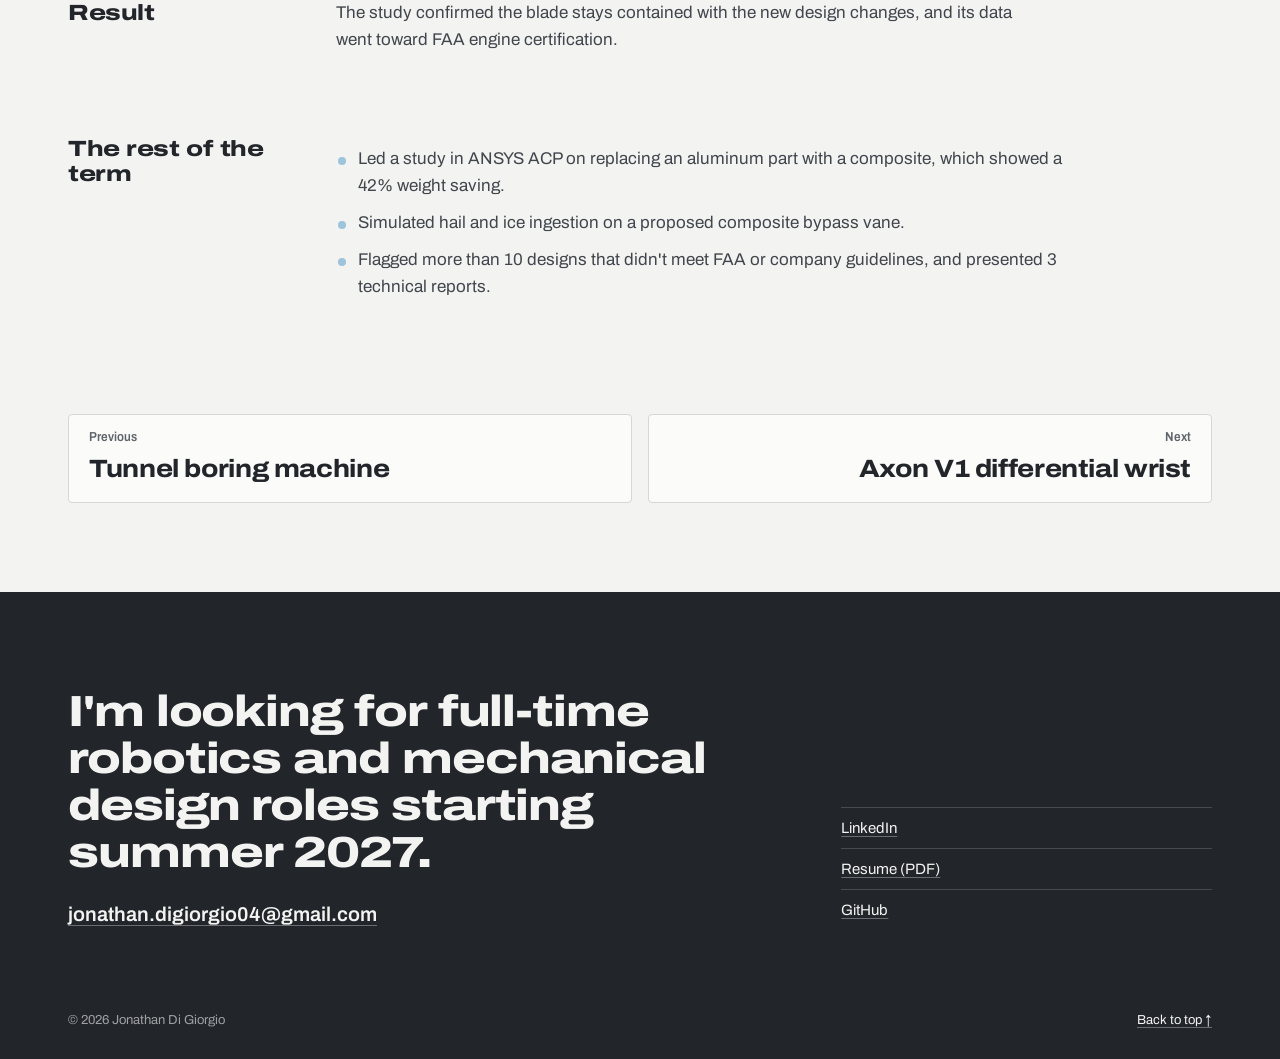
<file: projects/blade-off-containment/index.html>
<!DOCTYPE html>
<html lang="en">
<head>
<meta charset="utf-8">
<meta name="viewport" content="width=device-width, initial-scale=1">
<title>Blade-off containment study · Jonathan Di Giorgio</title>
<meta name="description" content="An LS-DYNA study of a compressor blade breaking off in flight. The data went toward FAA engine certification.">
<meta name="color-scheme" content="light dark">
<script>document.documentElement.classList.add("js")</script>
<link rel="canonical" href="https://www.jonathandigiorgio.com/projects/blade-off-containment/">
<meta property="og:type" content="website">
<meta property="og:title" content="Blade-off containment study · Jonathan Di Giorgio">
<meta property="og:description" content="An LS-DYNA study of a compressor blade breaking off in flight. The data went toward FAA engine certification.">
<meta property="og:image" content="https://www.jonathandigiorgio.com/assets/img/pw-2-405.webp">
<meta name="twitter:card" content="summary_large_image">
<link rel="icon" href="../../favicon.ico?v=4" sizes="48x48">
<link rel="icon" href="../../favicon.svg?v=4" type="image/svg+xml">
<link rel="apple-touch-icon" href="../../apple-touch-icon.png">
<link rel="preconnect" href="https://fonts.googleapis.com">
<link rel="preconnect" href="https://fonts.gstatic.com" crossorigin>
<link rel="stylesheet" href="https://fonts.googleapis.com/css2?family=Archivo:wdth,wght@62..125,100..900&display=swap">
<link rel="stylesheet" href="../../assets/site.css?v=20261124d">
<script async src="https://www.googletagmanager.com/gtag/js?id=G-ZJ9CX0GBKX"></script>
<script>window.dataLayer=window.dataLayer||[];function gtag(){dataLayer.push(arguments);}gtag('js',new Date());gtag('config','G-ZJ9CX0GBKX');</script>
</head>
<body id="top">
<a class="skip" href="#main">Skip to content</a>
<header class="site-head">
  <div class="wrap head-row">
    <a class="wordmark" href="../../">Jonathan Di Giorgio</a>
    <nav class="nav" aria-label="Main">
      <a href="../../#work">Work</a>
      <a href="../../#projects" aria-current="page">Projects</a>
      <a href="../../#about">About</a>
      <a class="nav-cta" href="../../assets/docs/Jonathan_DiGiorgio_Resume.pdf" target="_blank" rel="noopener">Resume</a>
    </nav>
  </div>
</header>
<main id="main" class="proj">
  <div class="wrap">
    <nav class="crumbs" aria-label="Breadcrumb"><a href="../../#projects">← All projects</a><span>04 of 10</span></nav>
    <header class="proj-head">
      <p class="proj-kind">Internship · Pratt &amp; Whitney Canada · 2024</p>
      <h1>Blade-off containment study</h1>
      <p class="proj-lede">An LS-DYNA study showing that a compressor blade stays inside the engine case if it breaks off in flight.</p>
    </header>
    <div class="proj-facts">
      <dl class="title-block compact"><div class="tb-cell"><dt>My role</dt><dd>Structural FEA intern</dd></div><div class="tb-cell"><dt>When</dt><dd>Jan to Apr 2024</dd></div><div class="tb-cell"><dt>Tools</dt><dd>LS-DYNA, LS-PrePost, Altair HyperMesh, CATIA V5, SpaceClaim</dd></div></dl>
      <dl class="figures big"><div><dt>8</dt><dd>runs, each more detailed</dd></div><div><dt>FAA</dt><dd>certification data</dd></div><div><dt>42%</dt><dd>saving in a separate composite study</dd></div></dl>
    </div>
  </div>
  <div class="wrap proj-hero"></div>
  <div class="wrap proj-body">
    <section class="psec"><h2>The question</h2><div class="psec-body"><p>If a compressor blade breaks off in flight, the engine case has to contain it. During my internship at Pratt &amp; Whitney Canada I ran a blade-off containment study on a compressor with new design changes, following FAA guidance and P&amp;W best practice.</p></div></section><section class="psec"><h2>How I ran it</h2><div class="psec-body"><p>I defeatured the compressor assembly in CATIA and SpaceClaim, meshed and prepped it in Altair HyperMesh, and applied the boundary conditions for the LS-DYNA solver. Then I worked through 8 runs of increasing complexity, each one closer to the real event. Getting the inputs meant working with several departments, and I wrote the study up in a formal report and presentation.</p><div class="figgrid c2 "><figure class="plate" style="--nat:320px"><a class="zoom" href="../../assets/img/pw-1-320.webp" data-caption="Blade released inside the case." aria-label="Open full size: LS-DYNA model of the containment case with the released blade inside"><img src="../../assets/img/pw-1-320.webp" srcset="../../assets/img/pw-1-320.webp 320w" sizes="(min-width: 1100px) 900px, 100vw" width="320" height="308" alt="LS-DYNA model of the containment case with the released blade inside" decoding="async" loading="lazy"></a><figcaption>Blade released inside the case.</figcaption></figure><figure class="plate" style="--nat:405px"><a class="zoom" href="../../assets/img/pw-2-405.webp" data-caption="Stress on the case at impact." aria-label="Open full size: Stress contour on the case where the blade strikes it"><img src="../../assets/img/pw-2-405.webp" srcset="../../assets/img/pw-2-405.webp 405w" sizes="(min-width: 1100px) 900px, 100vw" width="405" height="393" alt="Stress contour on the case where the blade strikes it" decoding="async" loading="lazy"></a><figcaption>Stress on the case at impact.</figcaption></figure></div></div></section><section class="psec"><h2>Result</h2><div class="psec-body"><p>The study confirmed the blade stays contained with the new design changes, and its data went toward FAA engine certification.</p></div></section><section class="psec"><h2>The rest of the term</h2><div class="psec-body"><ul class="ticks"><li>Led a study in ANSYS ACP on replacing an aluminum part with a composite, which showed a 42% weight saving.</li><li>Simulated hail and ice ingestion on a proposed composite bypass vane.</li><li>Flagged more than 10 designs that didn't meet FAA or company guidelines, and presented 3 technical reports.</li></ul></div></section>
    
  </div>
  <nav class="wrap pager" aria-label="More projects">
    <a href="../../projects/watdig-tbm/"><span>Previous</span>Tunnel boring machine</a>
    <a href="../../projects/axon-v1/" class="next"><span>Next</span>Axon V1 differential wrist</a>
  </nav>
</main>
<footer class="site-foot" id="contact">
  <div class="wrap">
    <div class="foot-grid">
      <div>
        <p class="foot-line">I'm looking for full-time robotics and mechanical design roles starting summer 2027.</p>
        <a class="foot-mail" href="mailto:jonathan.digiorgio04@gmail.com">jonathan.digiorgio04@gmail.com</a>
      </div>
      <ul class="foot-links">
        <li><a href="https://www.linkedin.com/in/j-digiorgio/" target="_blank" rel="noopener">LinkedIn</a></li>
        <li><a href="../../assets/docs/Jonathan_DiGiorgio_Resume.pdf" target="_blank" rel="noopener">Resume (PDF)</a></li>
        <li><a href="https://github.com/jddigior" target="_blank" rel="noopener">GitHub</a></li>
      </ul>
    </div>
    <div class="foot-base"><span>© 2026 Jonathan Di Giorgio</span><a href="#top">Back to top ↑</a></div>
  </div>
</footer>
<dialog class="lightbox" aria-label="Image viewer">
  <button class="lb-close" type="button">Close</button>
  <button class="lb-prev" type="button" aria-label="Previous image">←</button>
  <figure><img alt=""><figcaption></figcaption></figure>
  <button class="lb-next" type="button" aria-label="Next image">→</button>
</dialog>
<script src="../../assets/site.js?v=20261124d" defer></script>
</body>
</html>
</file>
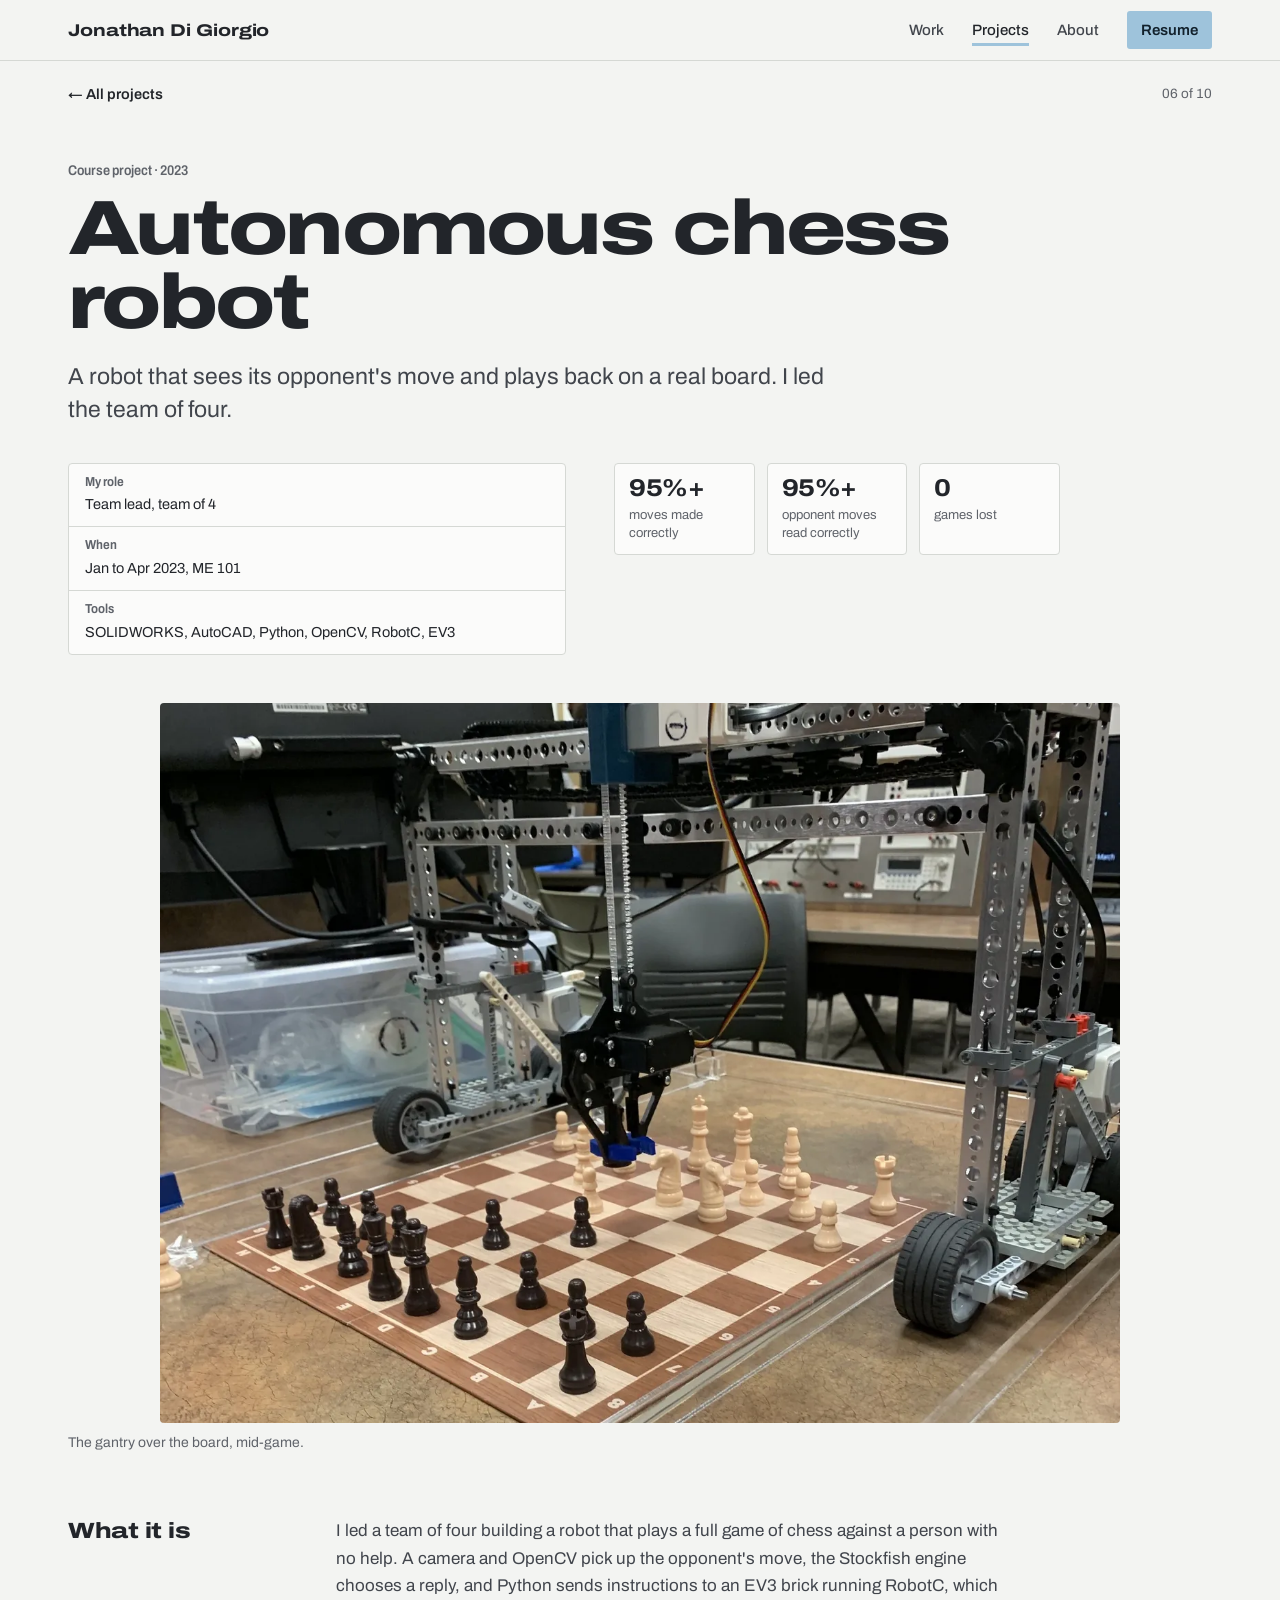
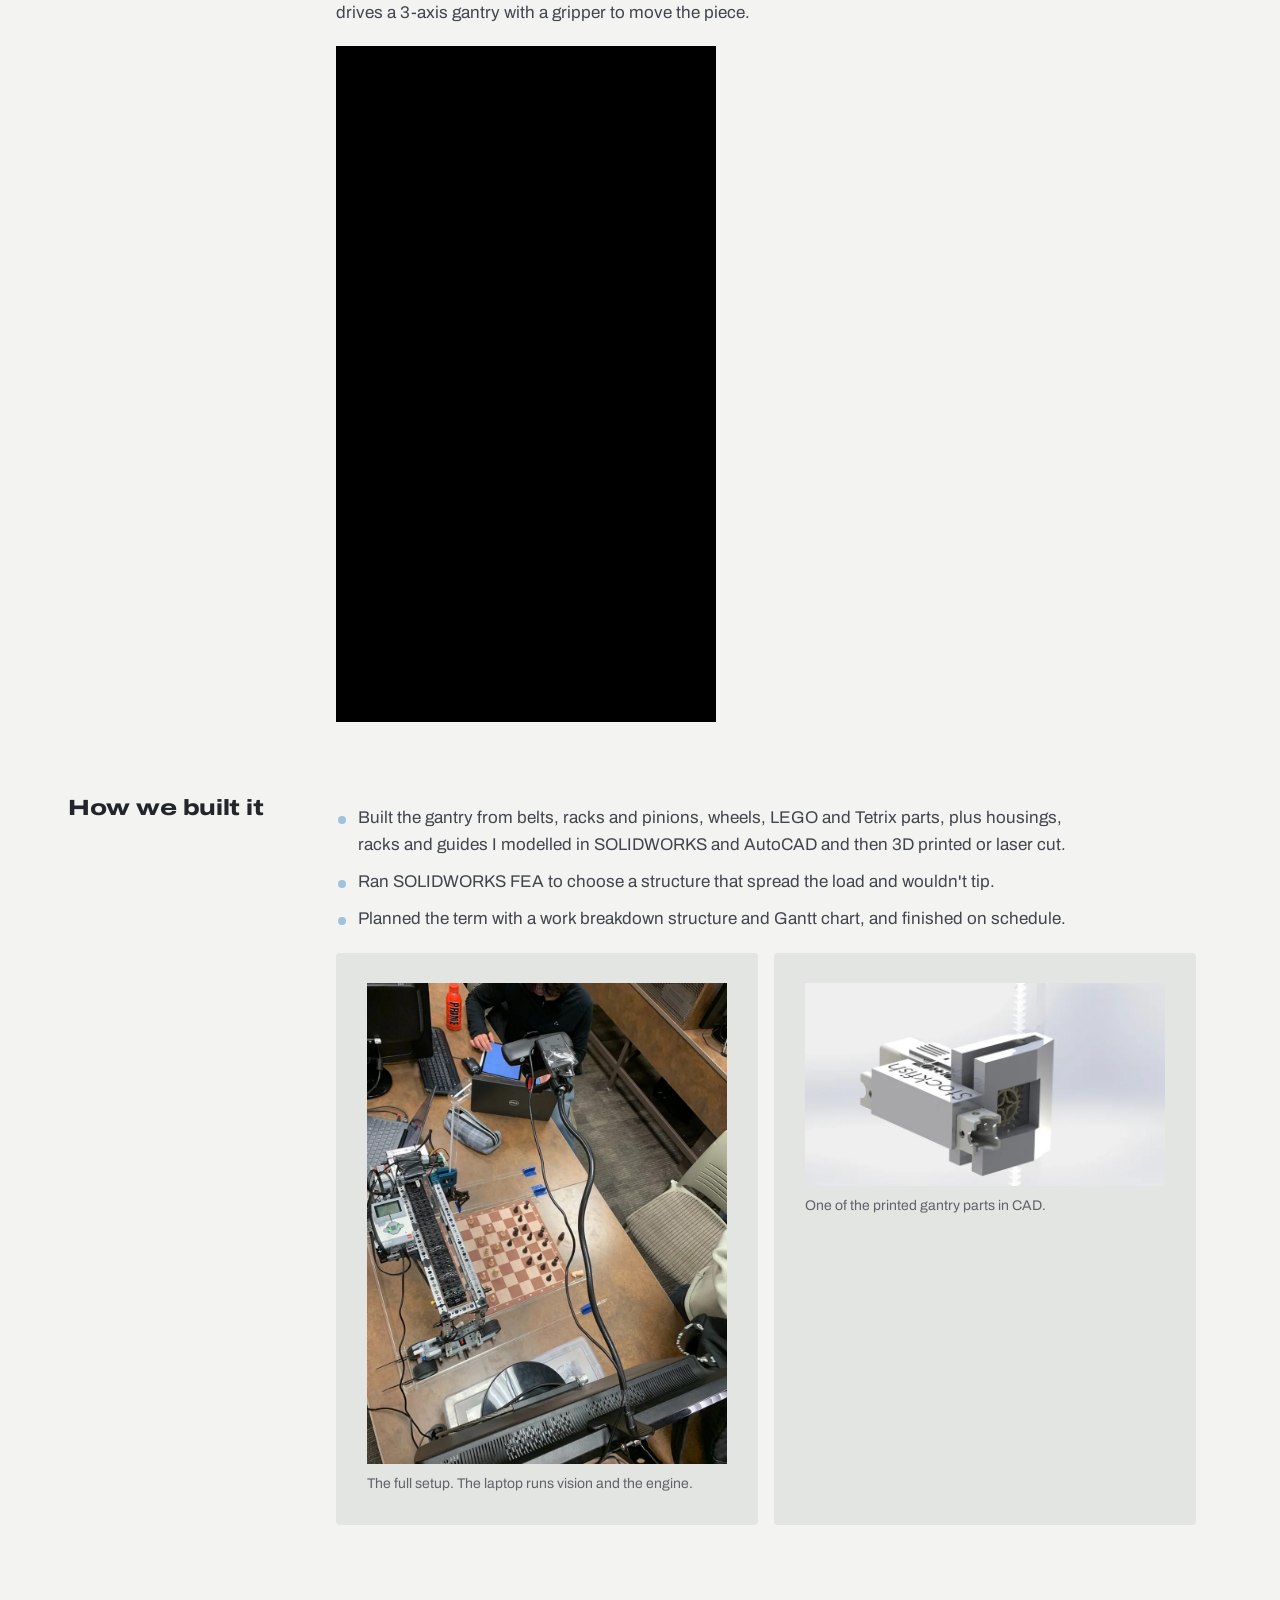
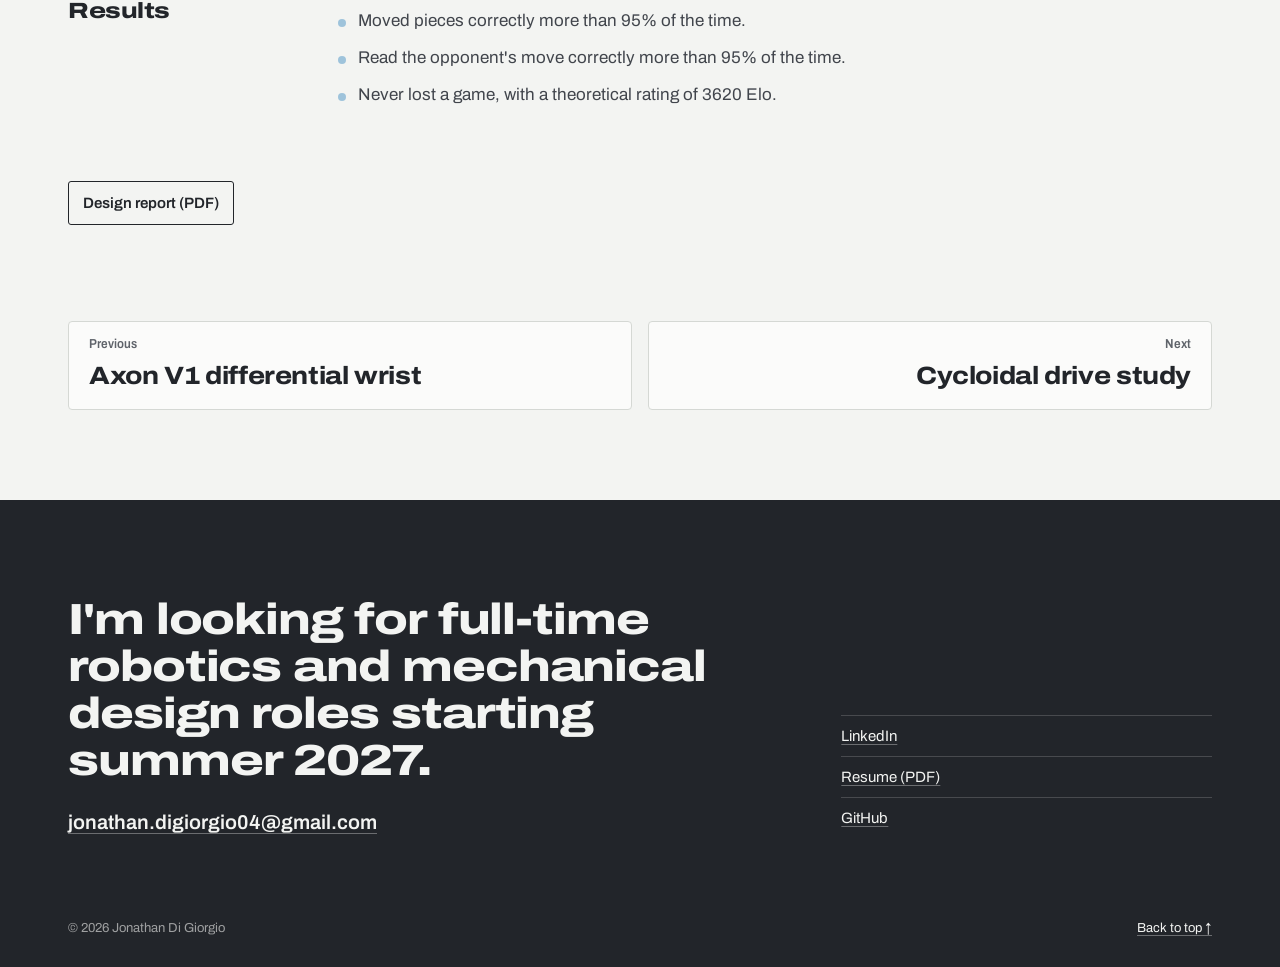
<file: projects/chess-robot/index.html>
<!DOCTYPE html>
<html lang="en">
<head>
<meta charset="utf-8">
<meta name="viewport" content="width=device-width, initial-scale=1">
<title>Autonomous chess robot · Jonathan Di Giorgio</title>
<meta name="description" content="Computer vision, Stockfish and a 3-axis gantry. It never lost a game.">
<meta name="color-scheme" content="light dark">
<script>document.documentElement.classList.add("js")</script>
<link rel="canonical" href="https://www.jonathandigiorgio.com/projects/chess-robot/">
<meta property="og:type" content="website">
<meta property="og:title" content="Autonomous chess robot · Jonathan Di Giorgio">
<meta property="og:description" content="Computer vision, Stockfish and a 3-axis gantry. It never lost a game.">
<meta property="og:image" content="https://www.jonathandigiorgio.com/assets/img/chess-cover-1400.webp">
<meta name="twitter:card" content="summary_large_image">
<link rel="icon" href="../../favicon.ico?v=4" sizes="48x48">
<link rel="icon" href="../../favicon.svg?v=4" type="image/svg+xml">
<link rel="apple-touch-icon" href="../../apple-touch-icon.png">
<link rel="preconnect" href="https://fonts.googleapis.com">
<link rel="preconnect" href="https://fonts.gstatic.com" crossorigin>
<link rel="stylesheet" href="https://fonts.googleapis.com/css2?family=Archivo:wdth,wght@62..125,100..900&display=swap">
<link rel="stylesheet" href="../../assets/site.css?v=20261124d">
<script async src="https://www.googletagmanager.com/gtag/js?id=G-ZJ9CX0GBKX"></script>
<script>window.dataLayer=window.dataLayer||[];function gtag(){dataLayer.push(arguments);}gtag('js',new Date());gtag('config','G-ZJ9CX0GBKX');</script>
</head>
<body id="top">
<a class="skip" href="#main">Skip to content</a>
<header class="site-head">
  <div class="wrap head-row">
    <a class="wordmark" href="../../">Jonathan Di Giorgio</a>
    <nav class="nav" aria-label="Main">
      <a href="../../#work">Work</a>
      <a href="../../#projects" aria-current="page">Projects</a>
      <a href="../../#about">About</a>
      <a class="nav-cta" href="../../assets/docs/Jonathan_DiGiorgio_Resume.pdf" target="_blank" rel="noopener">Resume</a>
    </nav>
  </div>
</header>
<main id="main" class="proj">
  <div class="wrap">
    <nav class="crumbs" aria-label="Breadcrumb"><a href="../../#projects">← All projects</a><span>06 of 10</span></nav>
    <header class="proj-head">
      <p class="proj-kind">Course project · 2023</p>
      <h1>Autonomous chess robot</h1>
      <p class="proj-lede">A robot that sees its opponent's move and plays back on a real board. I led the team of four.</p>
    </header>
    <div class="proj-facts">
      <dl class="title-block compact"><div class="tb-cell"><dt>My role</dt><dd>Team lead, team of 4</dd></div><div class="tb-cell"><dt>When</dt><dd>Jan to Apr 2023, ME 101</dd></div><div class="tb-cell"><dt>Tools</dt><dd>SOLIDWORKS, AutoCAD, Python, OpenCV, RobotC, EV3</dd></div></dl>
      <dl class="figures big"><div><dt>95%+</dt><dd>moves made correctly</dd></div><div><dt>95%+</dt><dd>opponent moves read correctly</dd></div><div><dt>0</dt><dd>games lost</dd></div></dl>
    </div>
  </div>
  <div class="wrap proj-hero"><figure class="plate fill"><a class="zoom" href="../../assets/img/chess-cover-1400.webp" data-caption="The gantry over the board, mid-game." aria-label="Open full size: The chess robot&#x27;s gantry over a board mid-game"><img src="../../assets/img/chess-cover-1400.webp" srcset="../../assets/img/chess-cover-700.webp 700w, ../../assets/img/chess-cover-1400.webp 1400w" sizes="(min-width: 1280px) 1200px, 100vw" width="2400" height="1800" alt="The chess robot&#x27;s gantry over a board mid-game" decoding="async" loading="lazy"></a><figcaption>The gantry over the board, mid-game.</figcaption></figure></div>
  <div class="wrap proj-body">
    <section class="psec"><h2>What it is</h2><div class="psec-body"><p>I led a team of four building a robot that plays a full game of chess against a person with no help. A camera and OpenCV pick up the opponent's move, the Stockfish engine chooses a reply, and Python sends instructions to an EV3 brick running RobotC, which drives a 3-axis gantry with a gripper to move the piece.</p><div class="video"><iframe src="https://player.vimeo.com/video/843717067?h=3e0f911d2c&amp;dnt=1&amp;title=0&amp;byline=0&amp;portrait=0" title="The chess robot playing a game" loading="lazy" allow="fullscreen; picture-in-picture" allowfullscreen></iframe></div></div></section><section class="psec"><h2>How we built it</h2><div class="psec-body"><ul class="ticks"><li>Built the gantry from belts, racks and pinions, wheels, LEGO and Tetrix parts, plus housings, racks and guides I modelled in SOLIDWORKS and AutoCAD and then 3D printed or laser cut.</li><li>Ran SOLIDWORKS FEA to choose a structure that spread the load and wouldn't tip.</li><li>Planned the term with a work breakdown structure and Gantt chart, and finished on schedule.</li></ul><div class="figgrid c2 "><figure class="plate" style="--nat:908px"><a class="zoom" href="../../assets/img/chess-setup-908.webp" data-caption="The full setup. The laptop runs vision and the engine." aria-label="Open full size: The full setup, with a laptop running the vision and engine beside the board"><img src="../../assets/img/chess-setup-908.webp" srcset="../../assets/img/chess-setup-908.webp 908w" sizes="(min-width: 1100px) 900px, 100vw" width="908" height="1210" alt="The full setup, with a laptop running the vision and engine beside the board" decoding="async" loading="lazy"></a><figcaption>The full setup. The laptop runs vision and the engine.</figcaption></figure><figure class="plate" style="--nat:768px"><a class="zoom" href="../../assets/img/chess-cad-768.webp" data-caption="One of the printed gantry parts in CAD." aria-label="Open full size: CAD render of a 3D-printed gantry part"><img src="../../assets/img/chess-cad-768.webp" srcset="../../assets/img/chess-cad-768.webp 768w" sizes="(min-width: 1100px) 900px, 100vw" width="768" height="432" alt="CAD render of a 3D-printed gantry part" decoding="async" loading="lazy"></a><figcaption>One of the printed gantry parts in CAD.</figcaption></figure></div></div></section><section class="psec"><h2>Results</h2><div class="psec-body"><ul class="ticks"><li>Moved pieces correctly more than 95% of the time.</li><li>Read the opponent's move correctly more than 95% of the time.</li><li>Never lost a game, with a theoretical rating of 3620 Elo.</li></ul></div></section>
    <div class="ext"><a href="../../assets/docs/chess-robot-report.pdf" target="_blank" rel="noopener">Design report (PDF)</a></div>
  </div>
  <nav class="wrap pager" aria-label="More projects">
    <a href="../../projects/axon-v1/"><span>Previous</span>Axon V1 differential wrist</a>
    <a href="../../projects/cycloidal-drive/" class="next"><span>Next</span>Cycloidal drive study</a>
  </nav>
</main>
<footer class="site-foot" id="contact">
  <div class="wrap">
    <div class="foot-grid">
      <div>
        <p class="foot-line">I'm looking for full-time robotics and mechanical design roles starting summer 2027.</p>
        <a class="foot-mail" href="mailto:jonathan.digiorgio04@gmail.com">jonathan.digiorgio04@gmail.com</a>
      </div>
      <ul class="foot-links">
        <li><a href="https://www.linkedin.com/in/j-digiorgio/" target="_blank" rel="noopener">LinkedIn</a></li>
        <li><a href="../../assets/docs/Jonathan_DiGiorgio_Resume.pdf" target="_blank" rel="noopener">Resume (PDF)</a></li>
        <li><a href="https://github.com/jddigior" target="_blank" rel="noopener">GitHub</a></li>
      </ul>
    </div>
    <div class="foot-base"><span>© 2026 Jonathan Di Giorgio</span><a href="#top">Back to top ↑</a></div>
  </div>
</footer>
<dialog class="lightbox" aria-label="Image viewer">
  <button class="lb-close" type="button">Close</button>
  <button class="lb-prev" type="button" aria-label="Previous image">←</button>
  <figure><img alt=""><figcaption></figcaption></figure>
  <button class="lb-next" type="button" aria-label="Next image">→</button>
</dialog>
<script src="../../assets/site.js?v=20261124d" defer></script>
</body>
</html>
</file>
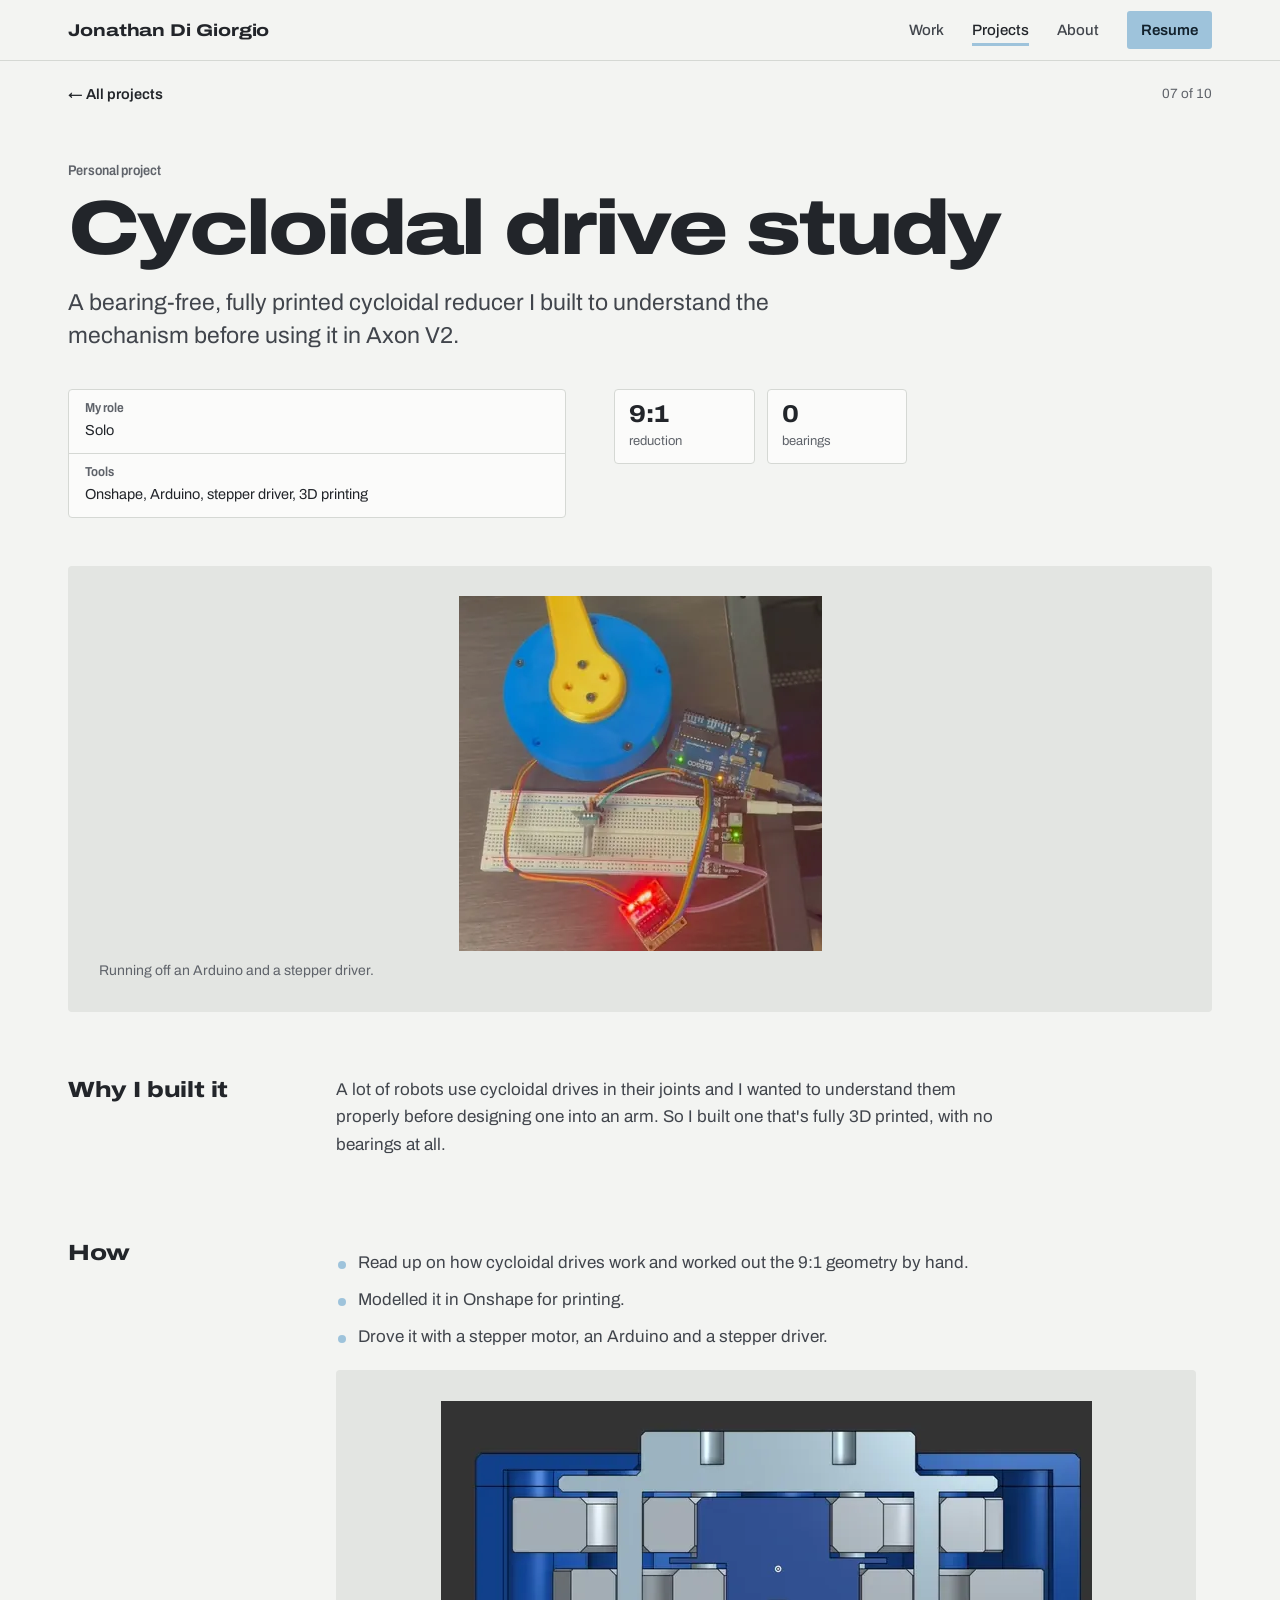
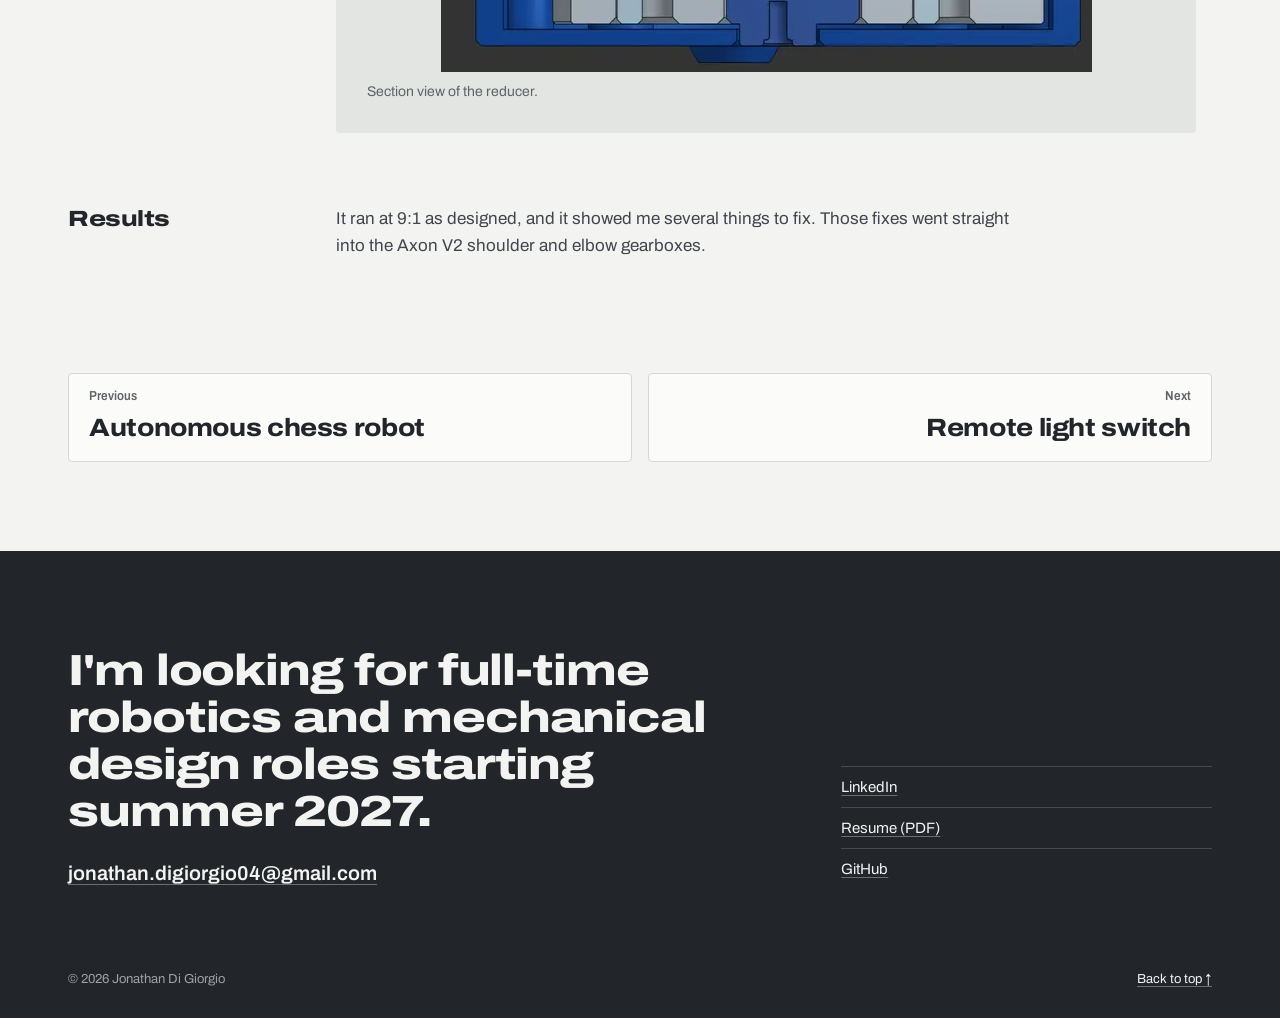
<file: projects/cycloidal-drive/index.html>
<!DOCTYPE html>
<html lang="en">
<head>
<meta charset="utf-8">
<meta name="viewport" content="width=device-width, initial-scale=1">
<title>Cycloidal drive study · Jonathan Di Giorgio</title>
<meta name="description" content="A fully printed 9:1 cycloidal reducer with no bearings, built to learn the mechanism.">
<meta name="color-scheme" content="light dark">
<script>document.documentElement.classList.add("js")</script>
<link rel="canonical" href="https://www.jonathandigiorgio.com/projects/cycloidal-drive/">
<meta property="og:type" content="website">
<meta property="og:title" content="Cycloidal drive study · Jonathan Di Giorgio">
<meta property="og:description" content="A fully printed 9:1 cycloidal reducer with no bearings, built to learn the mechanism.">
<meta property="og:image" content="https://www.jonathandigiorgio.com/assets/img/cyclo-run-363.webp">
<meta name="twitter:card" content="summary_large_image">
<link rel="icon" href="../../favicon.ico?v=4" sizes="48x48">
<link rel="icon" href="../../favicon.svg?v=4" type="image/svg+xml">
<link rel="apple-touch-icon" href="../../apple-touch-icon.png">
<link rel="preconnect" href="https://fonts.googleapis.com">
<link rel="preconnect" href="https://fonts.gstatic.com" crossorigin>
<link rel="stylesheet" href="https://fonts.googleapis.com/css2?family=Archivo:wdth,wght@62..125,100..900&display=swap">
<link rel="stylesheet" href="../../assets/site.css?v=20261124d">
<script async src="https://www.googletagmanager.com/gtag/js?id=G-ZJ9CX0GBKX"></script>
<script>window.dataLayer=window.dataLayer||[];function gtag(){dataLayer.push(arguments);}gtag('js',new Date());gtag('config','G-ZJ9CX0GBKX');</script>
</head>
<body id="top">
<a class="skip" href="#main">Skip to content</a>
<header class="site-head">
  <div class="wrap head-row">
    <a class="wordmark" href="../../">Jonathan Di Giorgio</a>
    <nav class="nav" aria-label="Main">
      <a href="../../#work">Work</a>
      <a href="../../#projects" aria-current="page">Projects</a>
      <a href="../../#about">About</a>
      <a class="nav-cta" href="../../assets/docs/Jonathan_DiGiorgio_Resume.pdf" target="_blank" rel="noopener">Resume</a>
    </nav>
  </div>
</header>
<main id="main" class="proj">
  <div class="wrap">
    <nav class="crumbs" aria-label="Breadcrumb"><a href="../../#projects">← All projects</a><span>07 of 10</span></nav>
    <header class="proj-head">
      <p class="proj-kind">Personal project</p>
      <h1>Cycloidal drive study</h1>
      <p class="proj-lede">A bearing-free, fully printed cycloidal reducer I built to understand the mechanism before using it in Axon V2.</p>
    </header>
    <div class="proj-facts">
      <dl class="title-block compact"><div class="tb-cell"><dt>My role</dt><dd>Solo</dd></div><div class="tb-cell"><dt>Tools</dt><dd>Onshape, Arduino, stepper driver, 3D printing</dd></div></dl>
      <dl class="figures big"><div><dt>9:1</dt><dd>reduction</dd></div><div><dt>0</dt><dd>bearings</dd></div></dl>
    </div>
  </div>
  <div class="wrap proj-hero"><figure class="plate" style="--nat:363px"><a class="zoom" href="../../assets/img/cyclo-run-363.webp" data-caption="Running off an Arduino and a stepper driver." aria-label="Open full size: Printed cycloidal drive wired to an Arduino on a breadboard"><img src="../../assets/img/cyclo-run-363.webp" srcset="../../assets/img/cyclo-run-363.webp 363w" sizes="(min-width: 1280px) 1200px, 100vw" width="363" height="355" alt="Printed cycloidal drive wired to an Arduino on a breadboard" decoding="async" loading="lazy"></a><figcaption>Running off an Arduino and a stepper driver.</figcaption></figure></div>
  <div class="wrap proj-body">
    <section class="psec"><h2>Why I built it</h2><div class="psec-body"><p>A lot of robots use cycloidal drives in their joints and I wanted to understand them properly before designing one into an arm. So I built one that's fully 3D printed, with no bearings at all.</p></div></section><section class="psec"><h2>How</h2><div class="psec-body"><ul class="ticks"><li>Read up on how cycloidal drives work and worked out the 9:1 geometry by hand.</li><li>Modelled it in Onshape for printing.</li><li>Drove it with a stepper motor, an Arduino and a stepper driver.</li></ul><figure class="plate" style="--nat:651px"><a class="zoom" href="../../assets/img/cyclo-section-651.webp" data-caption="Section view of the reducer." aria-label="Open full size: Section view of the 3D-printed cycloidal reducer"><img src="../../assets/img/cyclo-section-651.webp" srcset="../../assets/img/cyclo-section-651.webp 651w" sizes="(min-width: 1100px) 900px, 100vw" width="651" height="271" alt="Section view of the 3D-printed cycloidal reducer" decoding="async" loading="lazy"></a><figcaption>Section view of the reducer.</figcaption></figure></div></section><section class="psec"><h2>Results</h2><div class="psec-body"><p>It ran at 9:1 as designed, and it showed me several things to fix. Those fixes went straight into the Axon V2 shoulder and elbow gearboxes.</p></div></section>
    
  </div>
  <nav class="wrap pager" aria-label="More projects">
    <a href="../../projects/chess-robot/"><span>Previous</span>Autonomous chess robot</a>
    <a href="../../projects/light-switch/" class="next"><span>Next</span>Remote light switch</a>
  </nav>
</main>
<footer class="site-foot" id="contact">
  <div class="wrap">
    <div class="foot-grid">
      <div>
        <p class="foot-line">I'm looking for full-time robotics and mechanical design roles starting summer 2027.</p>
        <a class="foot-mail" href="mailto:jonathan.digiorgio04@gmail.com">jonathan.digiorgio04@gmail.com</a>
      </div>
      <ul class="foot-links">
        <li><a href="https://www.linkedin.com/in/j-digiorgio/" target="_blank" rel="noopener">LinkedIn</a></li>
        <li><a href="../../assets/docs/Jonathan_DiGiorgio_Resume.pdf" target="_blank" rel="noopener">Resume (PDF)</a></li>
        <li><a href="https://github.com/jddigior" target="_blank" rel="noopener">GitHub</a></li>
      </ul>
    </div>
    <div class="foot-base"><span>© 2026 Jonathan Di Giorgio</span><a href="#top">Back to top ↑</a></div>
  </div>
</footer>
<dialog class="lightbox" aria-label="Image viewer">
  <button class="lb-close" type="button">Close</button>
  <button class="lb-prev" type="button" aria-label="Previous image">←</button>
  <figure><img alt=""><figcaption></figcaption></figure>
  <button class="lb-next" type="button" aria-label="Next image">→</button>
</dialog>
<script src="../../assets/site.js?v=20261124d" defer></script>
</body>
</html>
</file>
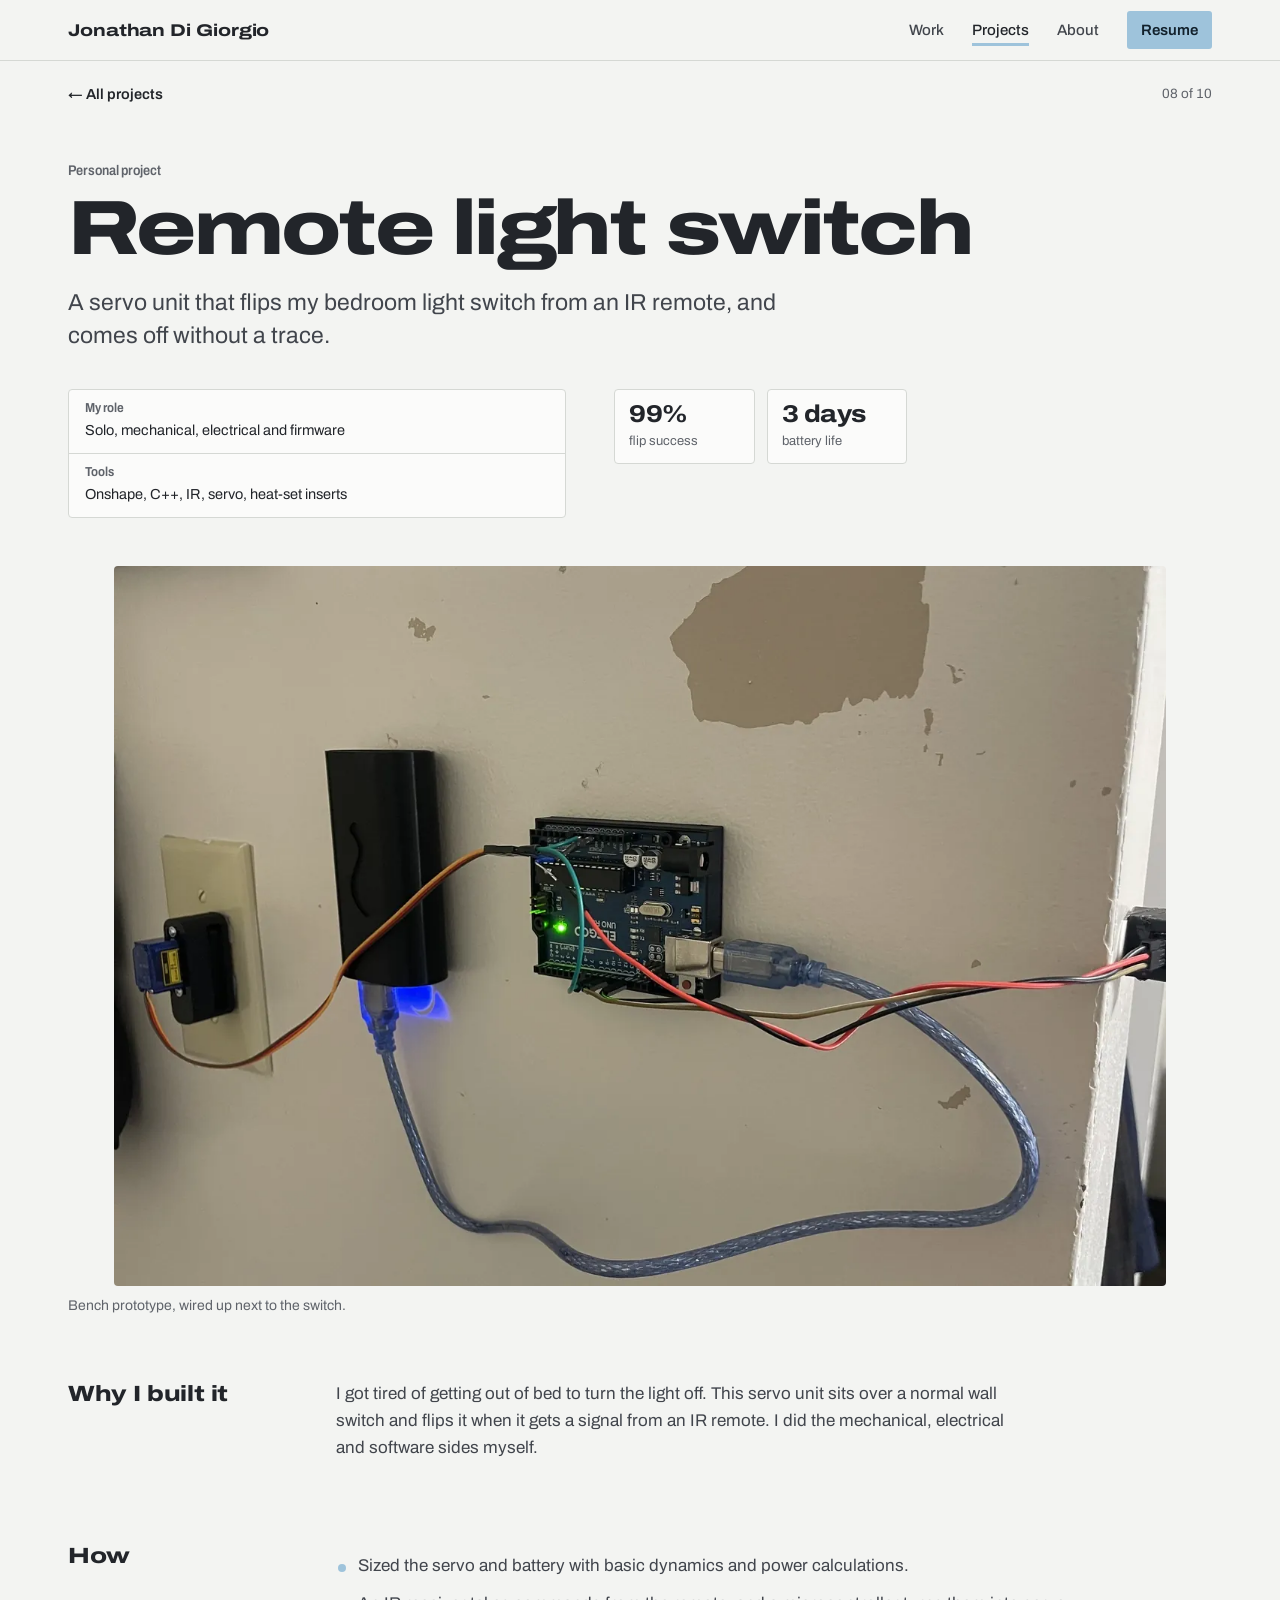
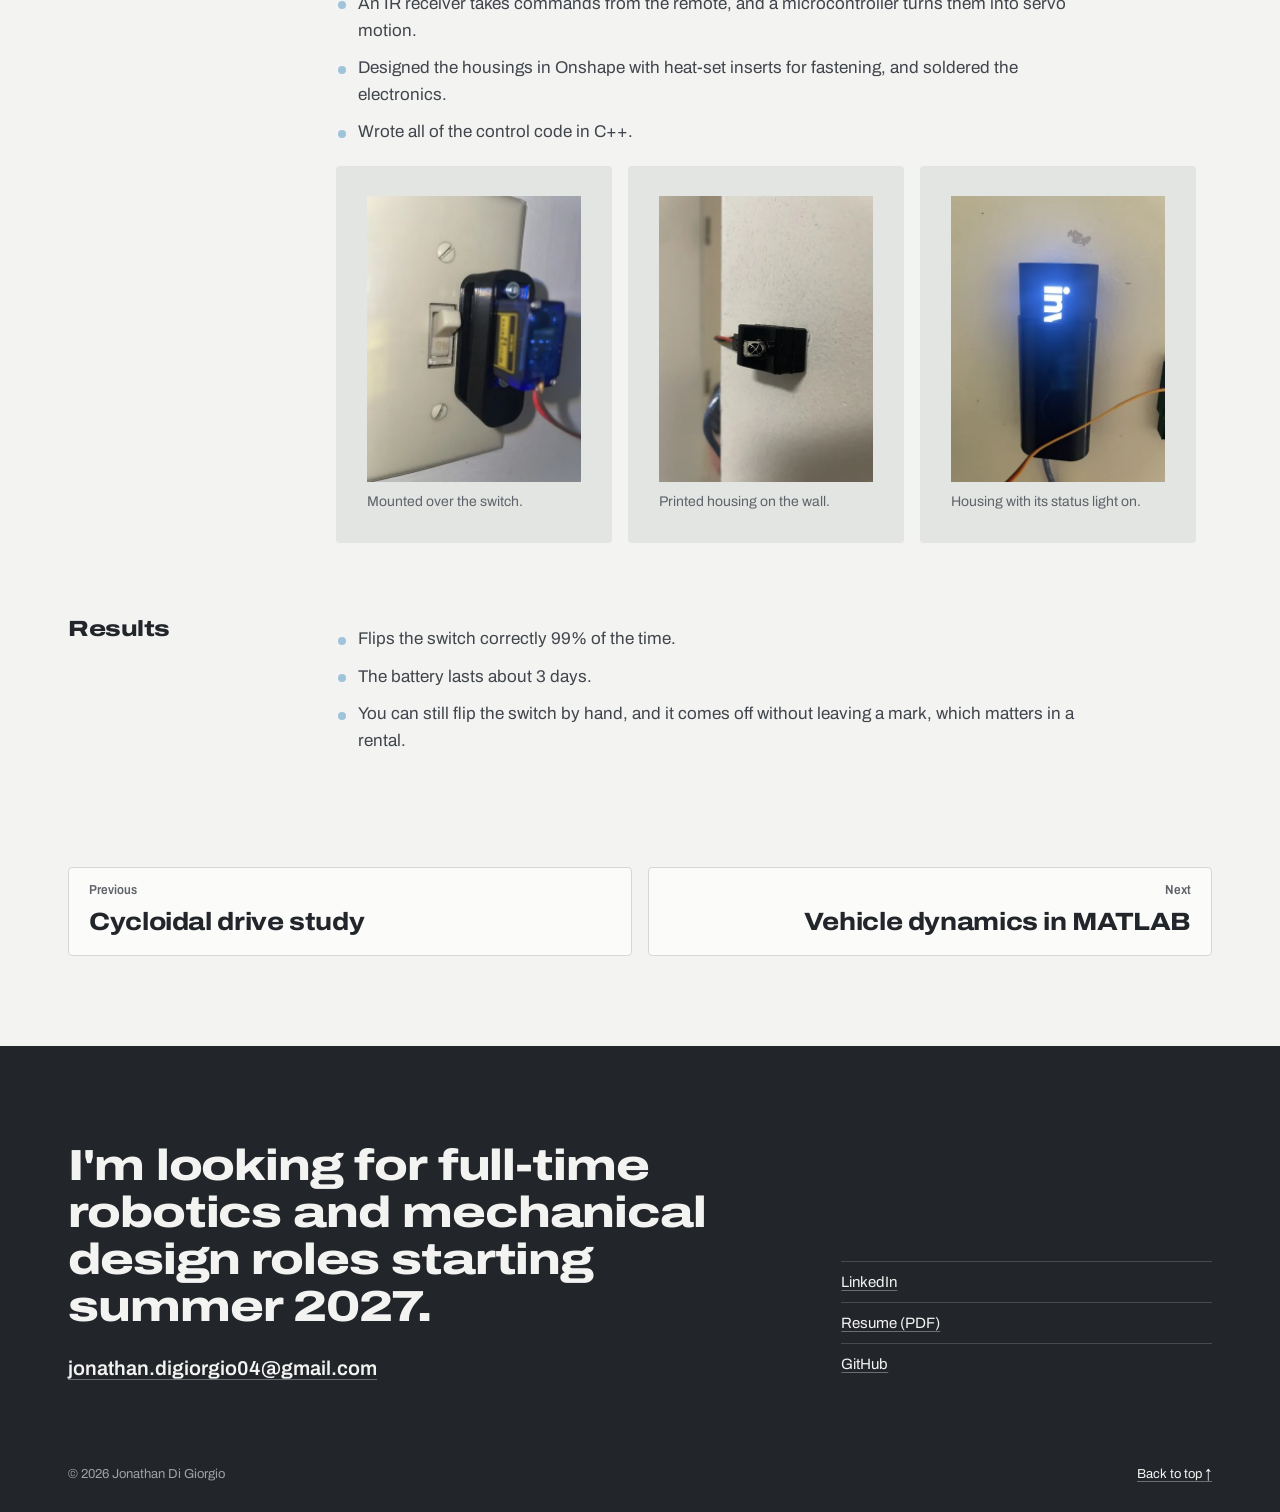
<file: projects/light-switch/index.html>
<!DOCTYPE html>
<html lang="en">
<head>
<meta charset="utf-8">
<meta name="viewport" content="width=device-width, initial-scale=1">
<title>Remote light switch · Jonathan Di Giorgio</title>
<meta name="description" content="An IR-controlled servo that flips a wall switch. 99% success and a 3-day battery.">
<meta name="color-scheme" content="light dark">
<script>document.documentElement.classList.add("js")</script>
<link rel="canonical" href="https://www.jonathandigiorgio.com/projects/light-switch/">
<meta property="og:type" content="website">
<meta property="og:title" content="Remote light switch · Jonathan Di Giorgio">
<meta property="og:description" content="An IR-controlled servo that flips a wall switch. 99% success and a 3-day battery.">
<meta property="og:image" content="https://www.jonathandigiorgio.com/assets/img/light-cover-1400.webp">
<meta name="twitter:card" content="summary_large_image">
<link rel="icon" href="../../favicon.ico?v=4" sizes="48x48">
<link rel="icon" href="../../favicon.svg?v=4" type="image/svg+xml">
<link rel="apple-touch-icon" href="../../apple-touch-icon.png">
<link rel="preconnect" href="https://fonts.googleapis.com">
<link rel="preconnect" href="https://fonts.gstatic.com" crossorigin>
<link rel="stylesheet" href="https://fonts.googleapis.com/css2?family=Archivo:wdth,wght@62..125,100..900&display=swap">
<link rel="stylesheet" href="../../assets/site.css?v=20261124d">
<script async src="https://www.googletagmanager.com/gtag/js?id=G-ZJ9CX0GBKX"></script>
<script>window.dataLayer=window.dataLayer||[];function gtag(){dataLayer.push(arguments);}gtag('js',new Date());gtag('config','G-ZJ9CX0GBKX');</script>
</head>
<body id="top">
<a class="skip" href="#main">Skip to content</a>
<header class="site-head">
  <div class="wrap head-row">
    <a class="wordmark" href="../../">Jonathan Di Giorgio</a>
    <nav class="nav" aria-label="Main">
      <a href="../../#work">Work</a>
      <a href="../../#projects" aria-current="page">Projects</a>
      <a href="../../#about">About</a>
      <a class="nav-cta" href="../../assets/docs/Jonathan_DiGiorgio_Resume.pdf" target="_blank" rel="noopener">Resume</a>
    </nav>
  </div>
</header>
<main id="main" class="proj">
  <div class="wrap">
    <nav class="crumbs" aria-label="Breadcrumb"><a href="../../#projects">← All projects</a><span>08 of 10</span></nav>
    <header class="proj-head">
      <p class="proj-kind">Personal project</p>
      <h1>Remote light switch</h1>
      <p class="proj-lede">A servo unit that flips my bedroom light switch from an IR remote, and comes off without a trace.</p>
    </header>
    <div class="proj-facts">
      <dl class="title-block compact"><div class="tb-cell"><dt>My role</dt><dd>Solo, mechanical, electrical and firmware</dd></div><div class="tb-cell"><dt>Tools</dt><dd>Onshape, C++, IR, servo, heat-set inserts</dd></div></dl>
      <dl class="figures big"><div><dt>99%</dt><dd>flip success</dd></div><div><dt>3 days</dt><dd>battery life</dd></div></dl>
    </div>
  </div>
  <div class="wrap proj-hero"><figure class="plate fill"><a class="zoom" href="../../assets/img/light-cover-1400.webp" data-caption="Bench prototype, wired up next to the switch." aria-label="Open full size: Bench prototype with the microcontroller wired to the switch unit"><img src="../../assets/img/light-cover-1400.webp" srcset="../../assets/img/light-cover-700.webp 700w, ../../assets/img/light-cover-1400.webp 1400w" sizes="(min-width: 1280px) 1200px, 100vw" width="2208" height="1512" alt="Bench prototype with the microcontroller wired to the switch unit" decoding="async" loading="lazy"></a><figcaption>Bench prototype, wired up next to the switch.</figcaption></figure></div>
  <div class="wrap proj-body">
    <section class="psec"><h2>Why I built it</h2><div class="psec-body"><p>I got tired of getting out of bed to turn the light off. This servo unit sits over a normal wall switch and flips it when it gets a signal from an IR remote. I did the mechanical, electrical and software sides myself.</p></div></section><section class="psec"><h2>How</h2><div class="psec-body"><ul class="ticks"><li>Sized the servo and battery with basic dynamics and power calculations.</li><li>An IR receiver takes commands from the remote, and a microcontroller turns them into servo motion.</li><li>Designed the housings in Onshape with heat-set inserts for fastening, and soldered the electronics.</li><li>Wrote all of the control code in C++.</li></ul><div class="figgrid c3 "><figure class="plate" style="--nat:432px"><a class="zoom" href="../../assets/img/light-mounted-432.webp" data-caption="Mounted over the switch." aria-label="Open full size: Servo unit mounted over a wall light switch"><img src="../../assets/img/light-mounted-432.webp" srcset="../../assets/img/light-mounted-432.webp 432w" sizes="(min-width: 1100px) 900px, 100vw" width="432" height="576" alt="Servo unit mounted over a wall light switch" decoding="async" loading="lazy"></a><figcaption>Mounted over the switch.</figcaption></figure><figure class="plate" style="--nat:432px"><a class="zoom" href="../../assets/img/light-side-432.webp" data-caption="Printed housing on the wall." aria-label="Open full size: Small printed housing mounted on the wall beside the switch"><img src="../../assets/img/light-side-432.webp" srcset="../../assets/img/light-side-432.webp 432w" sizes="(min-width: 1100px) 900px, 100vw" width="432" height="576" alt="Small printed housing mounted on the wall beside the switch" decoding="async" loading="lazy"></a><figcaption>Printed housing on the wall.</figcaption></figure><figure class="plate" style="--nat:432px"><a class="zoom" href="../../assets/img/light-lit-432.webp" data-caption="Housing with its status light on." aria-label="Open full size: Black printed housing with a blue light inside"><img src="../../assets/img/light-lit-432.webp" srcset="../../assets/img/light-lit-432.webp 432w" sizes="(min-width: 1100px) 900px, 100vw" width="432" height="576" alt="Black printed housing with a blue light inside" decoding="async" loading="lazy"></a><figcaption>Housing with its status light on.</figcaption></figure></div></div></section><section class="psec"><h2>Results</h2><div class="psec-body"><ul class="ticks"><li>Flips the switch correctly 99% of the time.</li><li>The battery lasts about 3 days.</li><li>You can still flip the switch by hand, and it comes off without leaving a mark, which matters in a rental.</li></ul></div></section>
    
  </div>
  <nav class="wrap pager" aria-label="More projects">
    <a href="../../projects/cycloidal-drive/"><span>Previous</span>Cycloidal drive study</a>
    <a href="../../projects/vehicle-dynamics/" class="next"><span>Next</span>Vehicle dynamics in MATLAB</a>
  </nav>
</main>
<footer class="site-foot" id="contact">
  <div class="wrap">
    <div class="foot-grid">
      <div>
        <p class="foot-line">I'm looking for full-time robotics and mechanical design roles starting summer 2027.</p>
        <a class="foot-mail" href="mailto:jonathan.digiorgio04@gmail.com">jonathan.digiorgio04@gmail.com</a>
      </div>
      <ul class="foot-links">
        <li><a href="https://www.linkedin.com/in/j-digiorgio/" target="_blank" rel="noopener">LinkedIn</a></li>
        <li><a href="../../assets/docs/Jonathan_DiGiorgio_Resume.pdf" target="_blank" rel="noopener">Resume (PDF)</a></li>
        <li><a href="https://github.com/jddigior" target="_blank" rel="noopener">GitHub</a></li>
      </ul>
    </div>
    <div class="foot-base"><span>© 2026 Jonathan Di Giorgio</span><a href="#top">Back to top ↑</a></div>
  </div>
</footer>
<dialog class="lightbox" aria-label="Image viewer">
  <button class="lb-close" type="button">Close</button>
  <button class="lb-prev" type="button" aria-label="Previous image">←</button>
  <figure><img alt=""><figcaption></figcaption></figure>
  <button class="lb-next" type="button" aria-label="Next image">→</button>
</dialog>
<script src="../../assets/site.js?v=20261124d" defer></script>
</body>
</html>
</file>
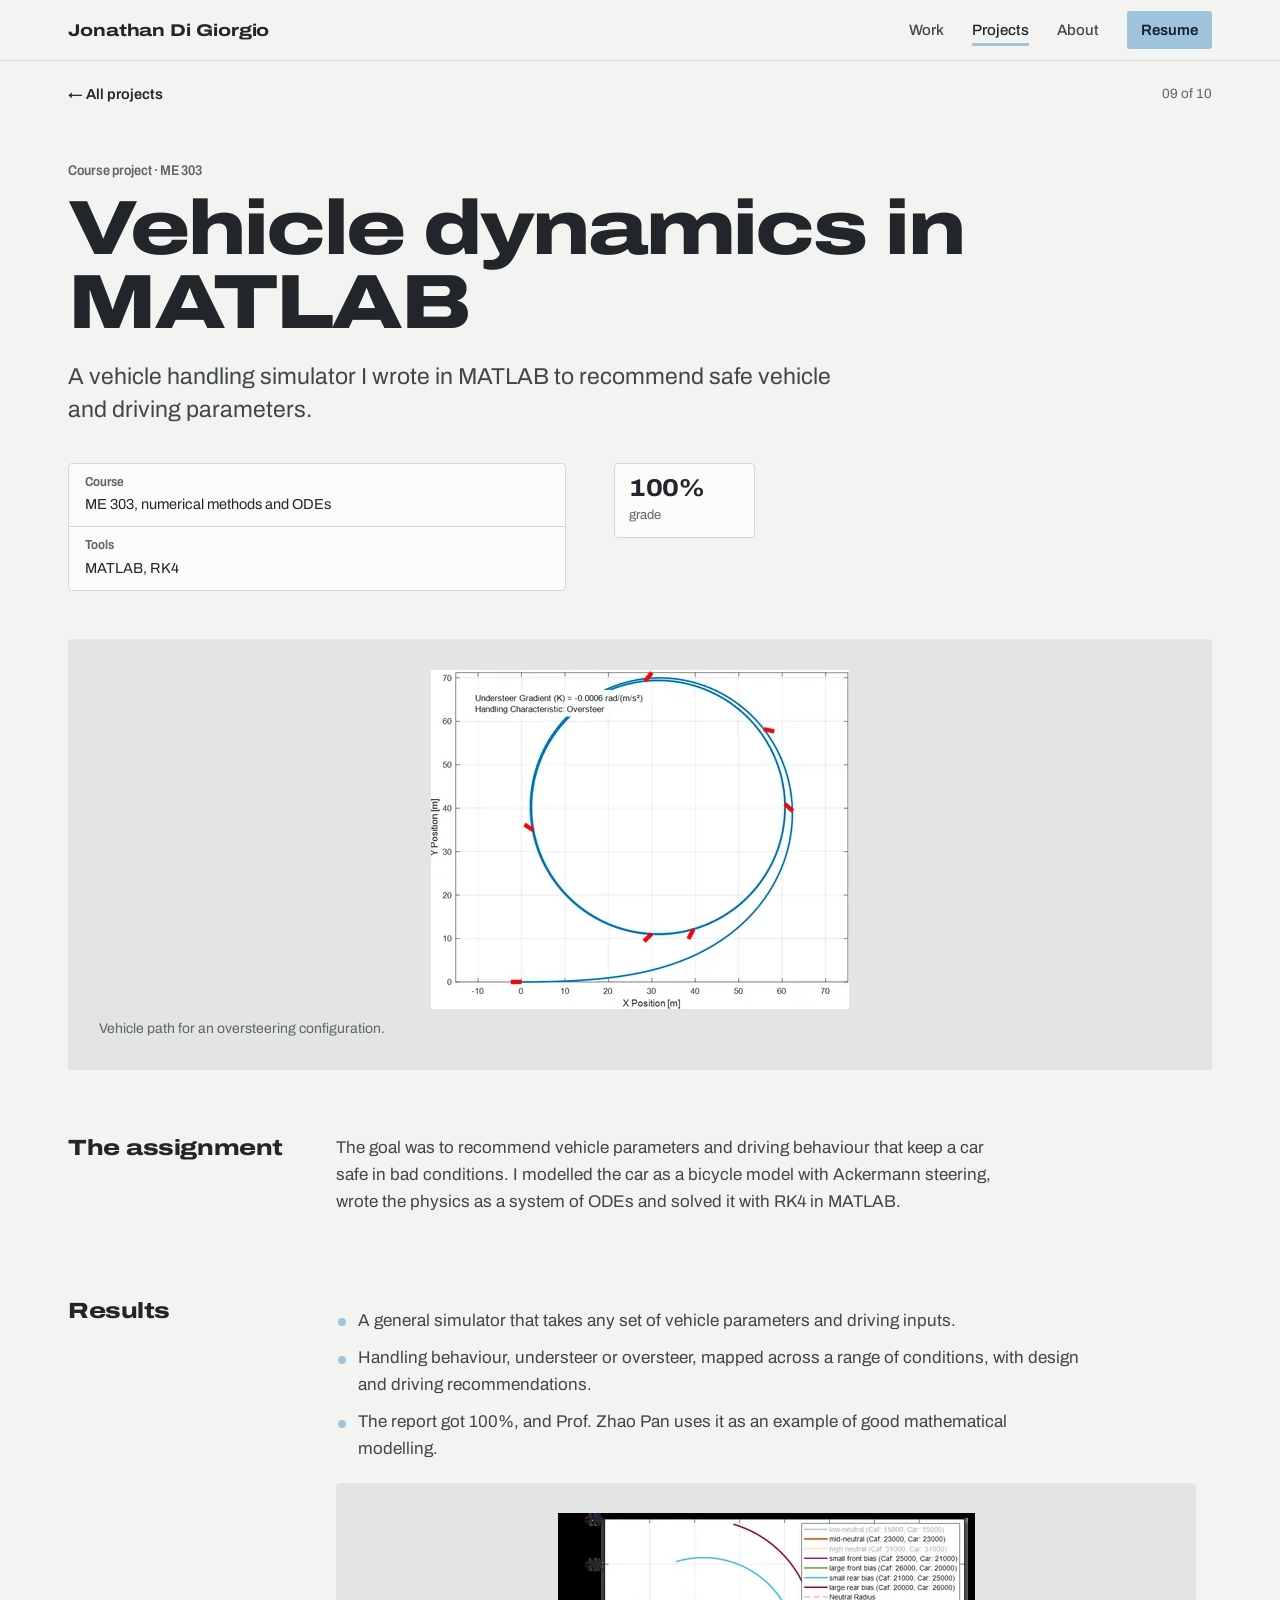
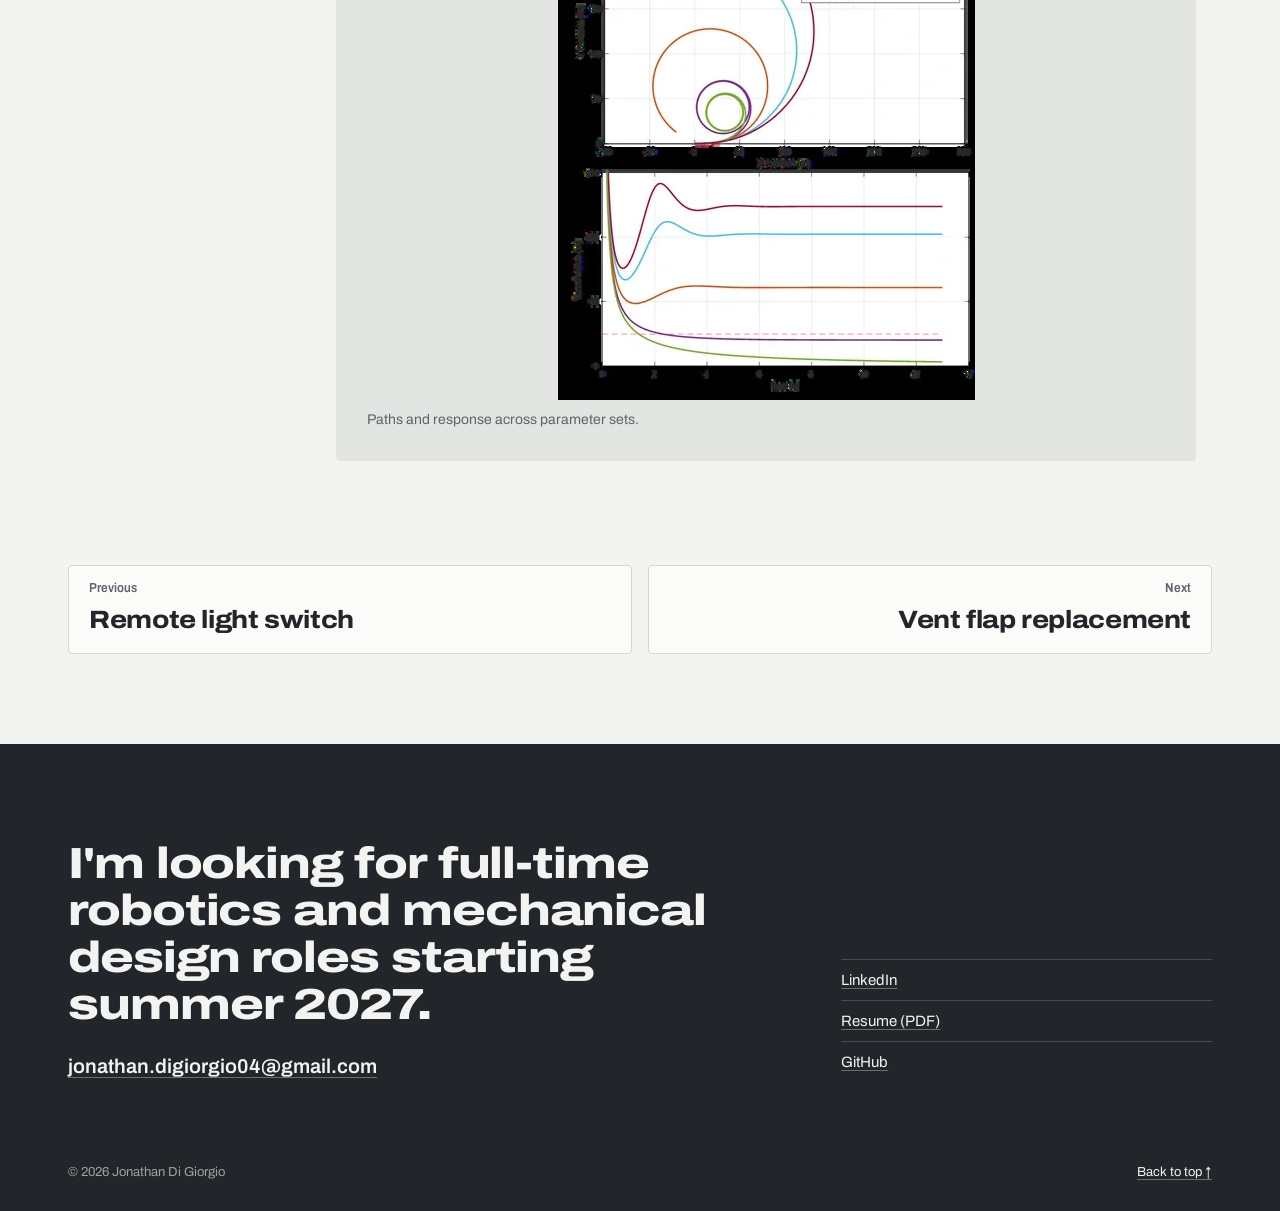
<file: projects/vehicle-dynamics/index.html>
<!DOCTYPE html>
<html lang="en">
<head>
<meta charset="utf-8">
<meta name="viewport" content="width=device-width, initial-scale=1">
<title>Vehicle dynamics in MATLAB · Jonathan Di Giorgio</title>
<meta name="description" content="A bicycle-model simulator solved with RK4. Graded 100% and used as a class example.">
<meta name="color-scheme" content="light dark">
<script>document.documentElement.classList.add("js")</script>
<link rel="canonical" href="https://www.jonathandigiorgio.com/projects/vehicle-dynamics/">
<meta property="og:type" content="website">
<meta property="og:title" content="Vehicle dynamics in MATLAB · Jonathan Di Giorgio">
<meta property="og:description" content="A bicycle-model simulator solved with RK4. Graded 100% and used as a class example.">
<meta property="og:image" content="https://www.jonathandigiorgio.com/assets/img/vd-path-418.webp">
<meta name="twitter:card" content="summary_large_image">
<link rel="icon" href="../../favicon.ico?v=4" sizes="48x48">
<link rel="icon" href="../../favicon.svg?v=4" type="image/svg+xml">
<link rel="apple-touch-icon" href="../../apple-touch-icon.png">
<link rel="preconnect" href="https://fonts.googleapis.com">
<link rel="preconnect" href="https://fonts.gstatic.com" crossorigin>
<link rel="stylesheet" href="https://fonts.googleapis.com/css2?family=Archivo:wdth,wght@62..125,100..900&display=swap">
<link rel="stylesheet" href="../../assets/site.css?v=20261124d">
<script async src="https://www.googletagmanager.com/gtag/js?id=G-ZJ9CX0GBKX"></script>
<script>window.dataLayer=window.dataLayer||[];function gtag(){dataLayer.push(arguments);}gtag('js',new Date());gtag('config','G-ZJ9CX0GBKX');</script>
</head>
<body id="top">
<a class="skip" href="#main">Skip to content</a>
<header class="site-head">
  <div class="wrap head-row">
    <a class="wordmark" href="../../">Jonathan Di Giorgio</a>
    <nav class="nav" aria-label="Main">
      <a href="../../#work">Work</a>
      <a href="../../#projects" aria-current="page">Projects</a>
      <a href="../../#about">About</a>
      <a class="nav-cta" href="../../assets/docs/Jonathan_DiGiorgio_Resume.pdf" target="_blank" rel="noopener">Resume</a>
    </nav>
  </div>
</header>
<main id="main" class="proj">
  <div class="wrap">
    <nav class="crumbs" aria-label="Breadcrumb"><a href="../../#projects">← All projects</a><span>09 of 10</span></nav>
    <header class="proj-head">
      <p class="proj-kind">Course project · ME 303</p>
      <h1>Vehicle dynamics in MATLAB</h1>
      <p class="proj-lede">A vehicle handling simulator I wrote in MATLAB to recommend safe vehicle and driving parameters.</p>
    </header>
    <div class="proj-facts">
      <dl class="title-block compact"><div class="tb-cell"><dt>Course</dt><dd>ME 303, numerical methods and ODEs</dd></div><div class="tb-cell"><dt>Tools</dt><dd>MATLAB, RK4</dd></div></dl>
      <dl class="figures big"><div><dt>100%</dt><dd>grade</dd></div></dl>
    </div>
  </div>
  <div class="wrap proj-hero"><figure class="plate" style="--nat:418px"><a class="zoom" href="../../assets/img/vd-path-418.webp" data-caption="Vehicle path for an oversteering configuration." aria-label="Open full size: Plot of a vehicle&#x27;s path in an oversteer case"><img src="../../assets/img/vd-path-418.webp" srcset="../../assets/img/vd-path-418.webp 418w" sizes="(min-width: 1280px) 1200px, 100vw" width="418" height="339" alt="Plot of a vehicle&#x27;s path in an oversteer case" decoding="async" loading="lazy"></a><figcaption>Vehicle path for an oversteering configuration.</figcaption></figure></div>
  <div class="wrap proj-body">
    <section class="psec"><h2>The assignment</h2><div class="psec-body"><p>The goal was to recommend vehicle parameters and driving behaviour that keep a car safe in bad conditions. I modelled the car as a bicycle model with Ackermann steering, wrote the physics as a system of ODEs and solved it with RK4 in MATLAB.</p></div></section><section class="psec"><h2>Results</h2><div class="psec-body"><ul class="ticks"><li>A general simulator that takes any set of vehicle parameters and driving inputs.</li><li>Handling behaviour, understeer or oversteer, mapped across a range of conditions, with design and driving recommendations.</li><li>The report got 100%, and Prof. Zhao Pan uses it as an example of good mathematical modelling.</li></ul><figure class="plate" style="--nat:417px"><a class="zoom" href="../../assets/img/vd-sweep-417.webp" data-caption="Paths and response across parameter sets." aria-label="Open full size: Plots of vehicle paths and yaw response across several parameter sets"><img src="../../assets/img/vd-sweep-417.webp" srcset="../../assets/img/vd-sweep-417.webp 417w" sizes="(min-width: 1100px) 900px, 100vw" width="417" height="487" alt="Plots of vehicle paths and yaw response across several parameter sets" decoding="async" loading="lazy"></a><figcaption>Paths and response across parameter sets.</figcaption></figure></div></section>
    
  </div>
  <nav class="wrap pager" aria-label="More projects">
    <a href="../../projects/light-switch/"><span>Previous</span>Remote light switch</a>
    <a href="../../projects/vent-flap/" class="next"><span>Next</span>Vent flap replacement</a>
  </nav>
</main>
<footer class="site-foot" id="contact">
  <div class="wrap">
    <div class="foot-grid">
      <div>
        <p class="foot-line">I'm looking for full-time robotics and mechanical design roles starting summer 2027.</p>
        <a class="foot-mail" href="mailto:jonathan.digiorgio04@gmail.com">jonathan.digiorgio04@gmail.com</a>
      </div>
      <ul class="foot-links">
        <li><a href="https://www.linkedin.com/in/j-digiorgio/" target="_blank" rel="noopener">LinkedIn</a></li>
        <li><a href="../../assets/docs/Jonathan_DiGiorgio_Resume.pdf" target="_blank" rel="noopener">Resume (PDF)</a></li>
        <li><a href="https://github.com/jddigior" target="_blank" rel="noopener">GitHub</a></li>
      </ul>
    </div>
    <div class="foot-base"><span>© 2026 Jonathan Di Giorgio</span><a href="#top">Back to top ↑</a></div>
  </div>
</footer>
<dialog class="lightbox" aria-label="Image viewer">
  <button class="lb-close" type="button">Close</button>
  <button class="lb-prev" type="button" aria-label="Previous image">←</button>
  <figure><img alt=""><figcaption></figcaption></figure>
  <button class="lb-next" type="button" aria-label="Next image">→</button>
</dialog>
<script src="../../assets/site.js?v=20261124d" defer></script>
</body>
</html>
</file>
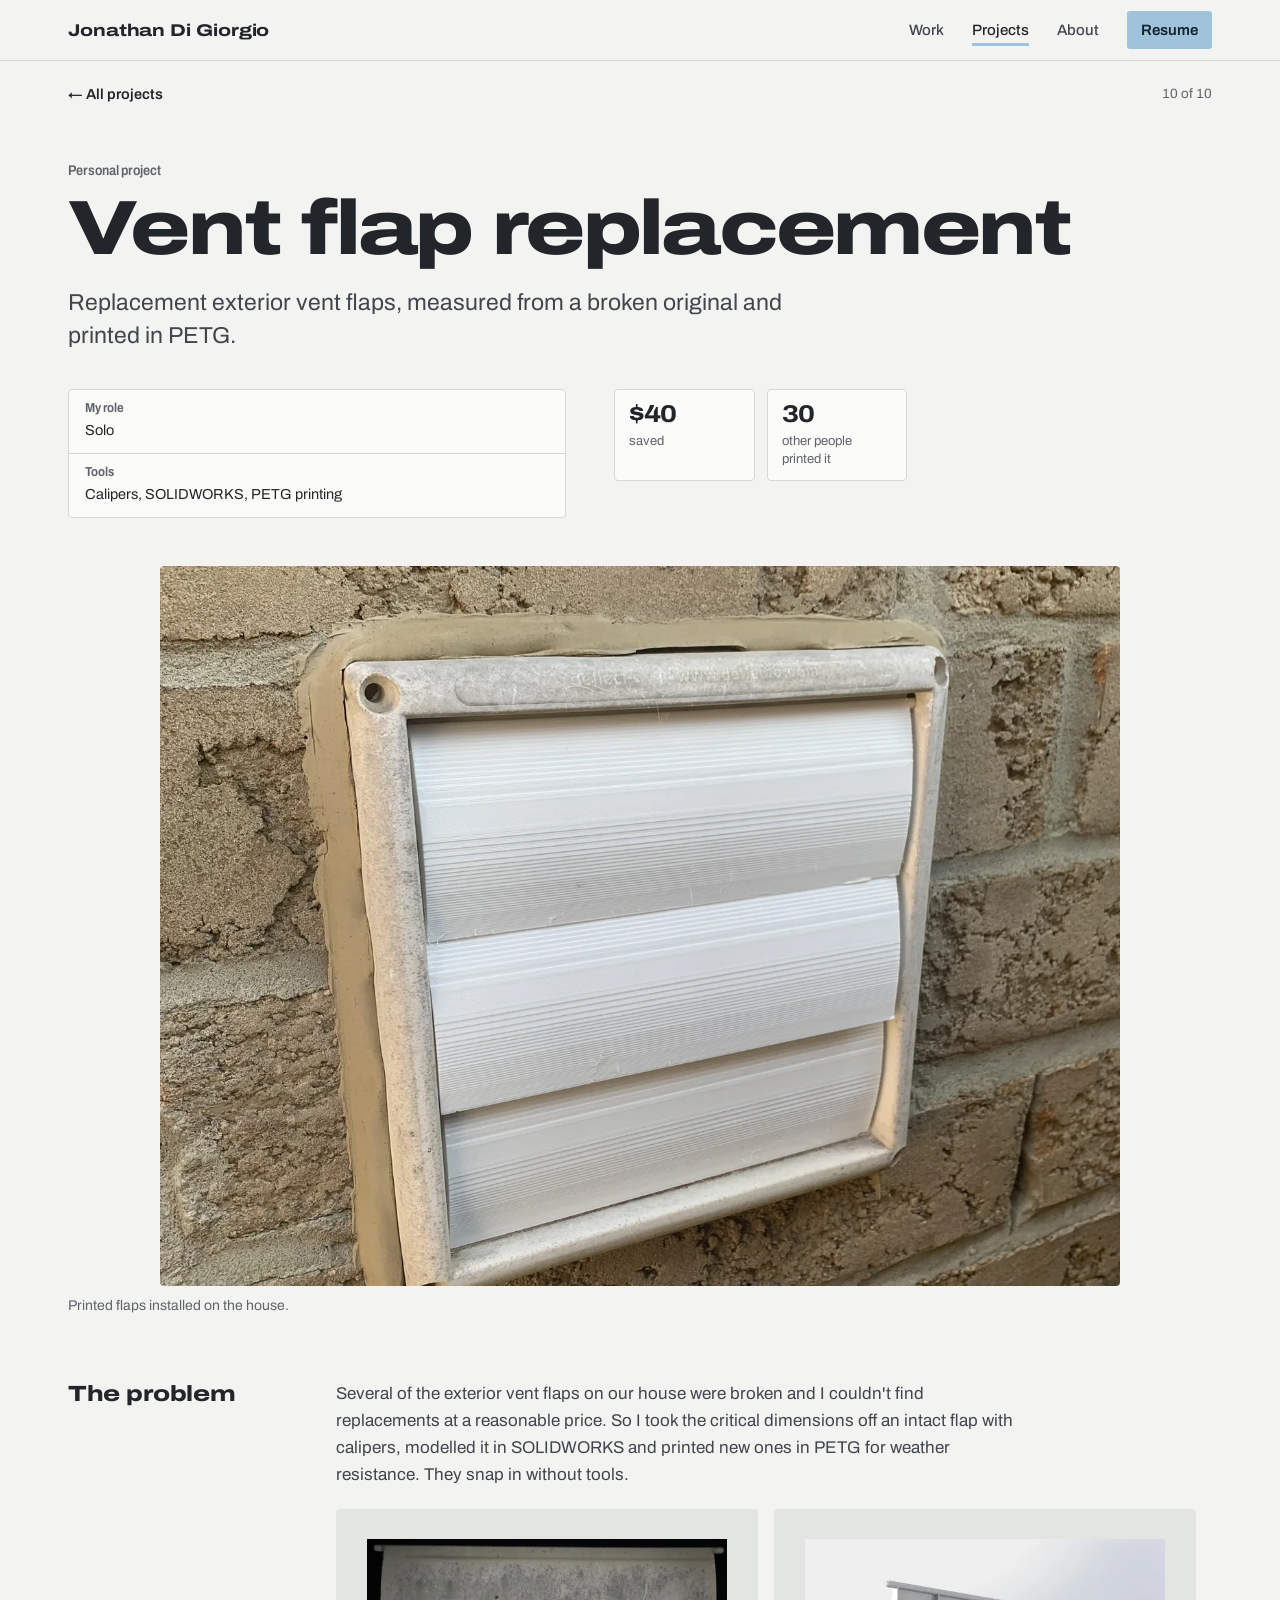
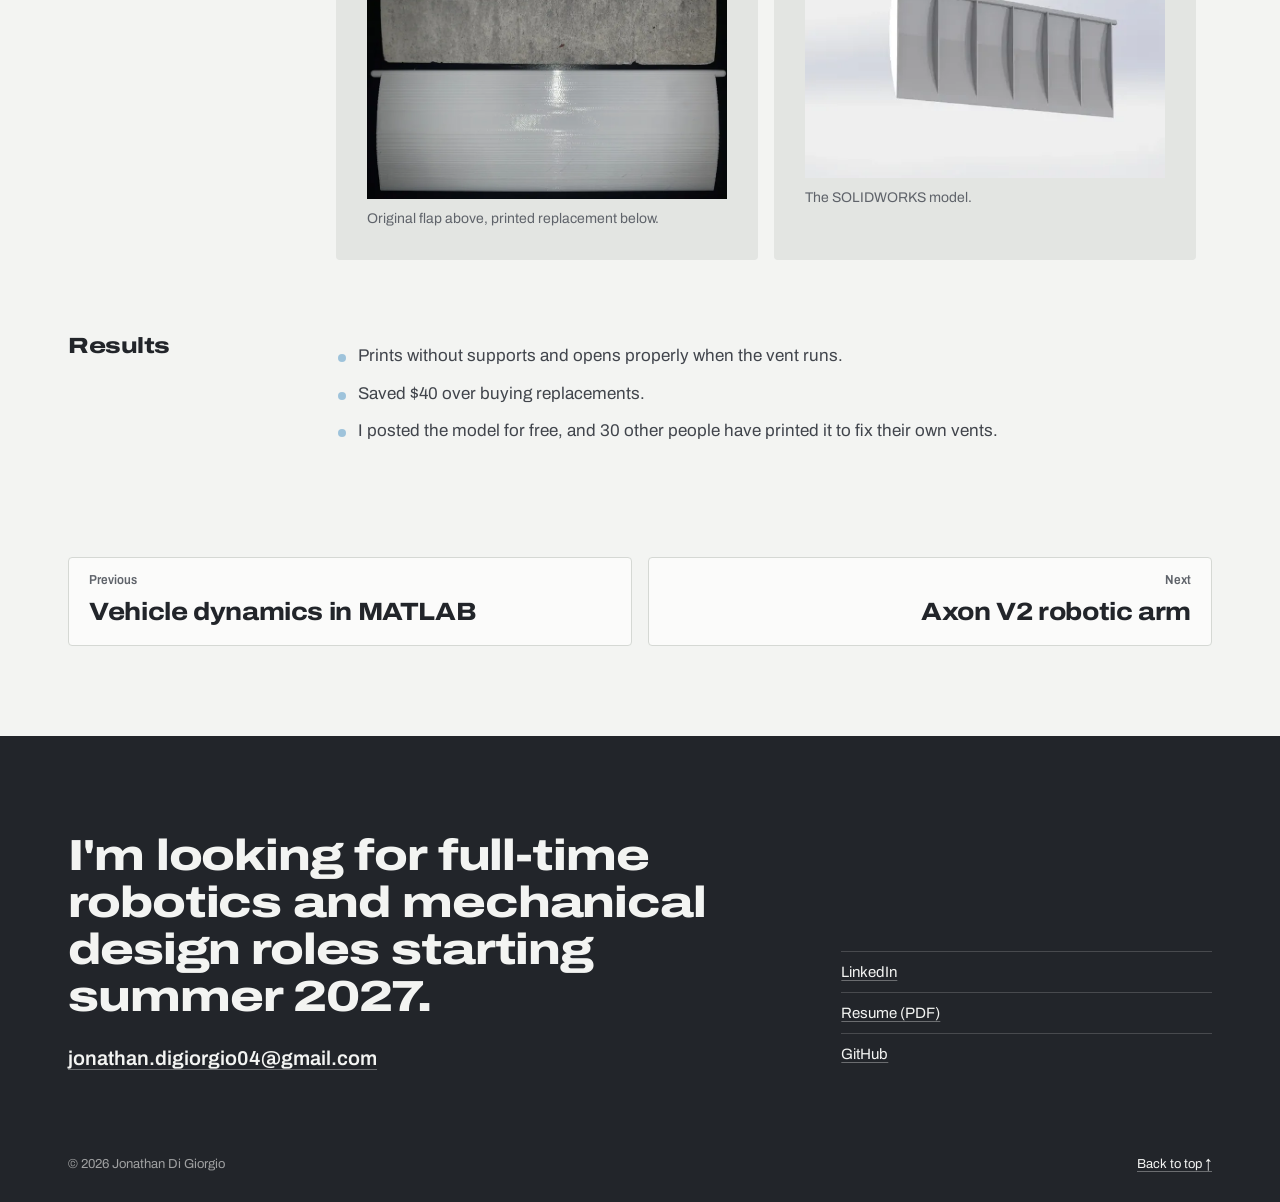
<file: projects/vent-flap/index.html>
<!DOCTYPE html>
<html lang="en">
<head>
<meta charset="utf-8">
<meta name="viewport" content="width=device-width, initial-scale=1">
<title>Vent flap replacement · Jonathan Di Giorgio</title>
<meta name="description" content="Reverse-engineered replacement vent flaps. 30 other people have printed the model.">
<meta name="color-scheme" content="light dark">
<script>document.documentElement.classList.add("js")</script>
<link rel="canonical" href="https://www.jonathandigiorgio.com/projects/vent-flap/">
<meta property="og:type" content="website">
<meta property="og:title" content="Vent flap replacement · Jonathan Di Giorgio">
<meta property="og:description" content="Reverse-engineered replacement vent flaps. 30 other people have printed the model.">
<meta property="og:image" content="https://www.jonathandigiorgio.com/assets/img/vent-cover-1400.webp">
<meta name="twitter:card" content="summary_large_image">
<link rel="icon" href="../../favicon.ico?v=4" sizes="48x48">
<link rel="icon" href="../../favicon.svg?v=4" type="image/svg+xml">
<link rel="apple-touch-icon" href="../../apple-touch-icon.png">
<link rel="preconnect" href="https://fonts.googleapis.com">
<link rel="preconnect" href="https://fonts.gstatic.com" crossorigin>
<link rel="stylesheet" href="https://fonts.googleapis.com/css2?family=Archivo:wdth,wght@62..125,100..900&display=swap">
<link rel="stylesheet" href="../../assets/site.css?v=20261124d">
<script async src="https://www.googletagmanager.com/gtag/js?id=G-ZJ9CX0GBKX"></script>
<script>window.dataLayer=window.dataLayer||[];function gtag(){dataLayer.push(arguments);}gtag('js',new Date());gtag('config','G-ZJ9CX0GBKX');</script>
</head>
<body id="top">
<a class="skip" href="#main">Skip to content</a>
<header class="site-head">
  <div class="wrap head-row">
    <a class="wordmark" href="../../">Jonathan Di Giorgio</a>
    <nav class="nav" aria-label="Main">
      <a href="../../#work">Work</a>
      <a href="../../#projects" aria-current="page">Projects</a>
      <a href="../../#about">About</a>
      <a class="nav-cta" href="../../assets/docs/Jonathan_DiGiorgio_Resume.pdf" target="_blank" rel="noopener">Resume</a>
    </nav>
  </div>
</header>
<main id="main" class="proj">
  <div class="wrap">
    <nav class="crumbs" aria-label="Breadcrumb"><a href="../../#projects">← All projects</a><span>10 of 10</span></nav>
    <header class="proj-head">
      <p class="proj-kind">Personal project</p>
      <h1>Vent flap replacement</h1>
      <p class="proj-lede">Replacement exterior vent flaps, measured from a broken original and printed in PETG.</p>
    </header>
    <div class="proj-facts">
      <dl class="title-block compact"><div class="tb-cell"><dt>My role</dt><dd>Solo</dd></div><div class="tb-cell"><dt>Tools</dt><dd>Calipers, SOLIDWORKS, PETG printing</dd></div></dl>
      <dl class="figures big"><div><dt>$40</dt><dd>saved</dd></div><div><dt>30</dt><dd>other people printed it</dd></div></dl>
    </div>
  </div>
  <div class="wrap proj-hero"><figure class="plate fill"><a class="zoom" href="../../assets/img/vent-cover-1400.webp" data-caption="Printed flaps installed on the house." aria-label="Open full size: Printed white vent flaps installed on a brick wall"><img src="../../assets/img/vent-cover-1400.webp" srcset="../../assets/img/vent-cover-700.webp 700w, ../../assets/img/vent-cover-1400.webp 1400w" sizes="(min-width: 1280px) 1200px, 100vw" width="2400" height="1800" alt="Printed white vent flaps installed on a brick wall" decoding="async" loading="lazy"></a><figcaption>Printed flaps installed on the house.</figcaption></figure></div>
  <div class="wrap proj-body">
    <section class="psec"><h2>The problem</h2><div class="psec-body"><p>Several of the exterior vent flaps on our house were broken and I couldn't find replacements at a reasonable price. So I took the critical dimensions off an intact flap with calipers, modelled it in SOLIDWORKS and printed new ones in PETG for weather resistance. They snap in without tools.</p><div class="figgrid c2 "><figure class="plate" style="--nat:779px"><a class="zoom" href="../../assets/img/vent-compare-779.webp" data-caption="Original flap above, printed replacement below." aria-label="Open full size: An original vent flap above a printed PETG replacement"><img src="../../assets/img/vent-compare-779.webp" srcset="../../assets/img/vent-compare-779.webp 779w" sizes="(min-width: 1100px) 900px, 100vw" width="779" height="562" alt="An original vent flap above a printed PETG replacement" decoding="async" loading="lazy"></a><figcaption>Original flap above, printed replacement below.</figcaption></figure><figure class="plate" style="--nat:537px"><a class="zoom" href="../../assets/img/vent-cad-537.webp" data-caption="The SOLIDWORKS model." aria-label="Open full size: SOLIDWORKS model of the vent flap"><img src="../../assets/img/vent-cad-537.webp" srcset="../../assets/img/vent-cad-537.webp 537w" sizes="(min-width: 1100px) 900px, 100vw" width="537" height="356" alt="SOLIDWORKS model of the vent flap" decoding="async" loading="lazy"></a><figcaption>The SOLIDWORKS model.</figcaption></figure></div></div></section><section class="psec"><h2>Results</h2><div class="psec-body"><ul class="ticks"><li>Prints without supports and opens properly when the vent runs.</li><li>Saved $40 over buying replacements.</li><li>I posted the model for free, and 30 other people have printed it to fix their own vents.</li></ul></div></section>
    
  </div>
  <nav class="wrap pager" aria-label="More projects">
    <a href="../../projects/vehicle-dynamics/"><span>Previous</span>Vehicle dynamics in MATLAB</a>
    <a href="../../projects/axon-v2/" class="next"><span>Next</span>Axon V2 robotic arm</a>
  </nav>
</main>
<footer class="site-foot" id="contact">
  <div class="wrap">
    <div class="foot-grid">
      <div>
        <p class="foot-line">I'm looking for full-time robotics and mechanical design roles starting summer 2027.</p>
        <a class="foot-mail" href="mailto:jonathan.digiorgio04@gmail.com">jonathan.digiorgio04@gmail.com</a>
      </div>
      <ul class="foot-links">
        <li><a href="https://www.linkedin.com/in/j-digiorgio/" target="_blank" rel="noopener">LinkedIn</a></li>
        <li><a href="../../assets/docs/Jonathan_DiGiorgio_Resume.pdf" target="_blank" rel="noopener">Resume (PDF)</a></li>
        <li><a href="https://github.com/jddigior" target="_blank" rel="noopener">GitHub</a></li>
      </ul>
    </div>
    <div class="foot-base"><span>© 2026 Jonathan Di Giorgio</span><a href="#top">Back to top ↑</a></div>
  </div>
</footer>
<dialog class="lightbox" aria-label="Image viewer">
  <button class="lb-close" type="button">Close</button>
  <button class="lb-prev" type="button" aria-label="Previous image">←</button>
  <figure><img alt=""><figcaption></figcaption></figure>
  <button class="lb-next" type="button" aria-label="Next image">→</button>
</dialog>
<script src="../../assets/site.js?v=20261124d" defer></script>
</body>
</html>
</file>
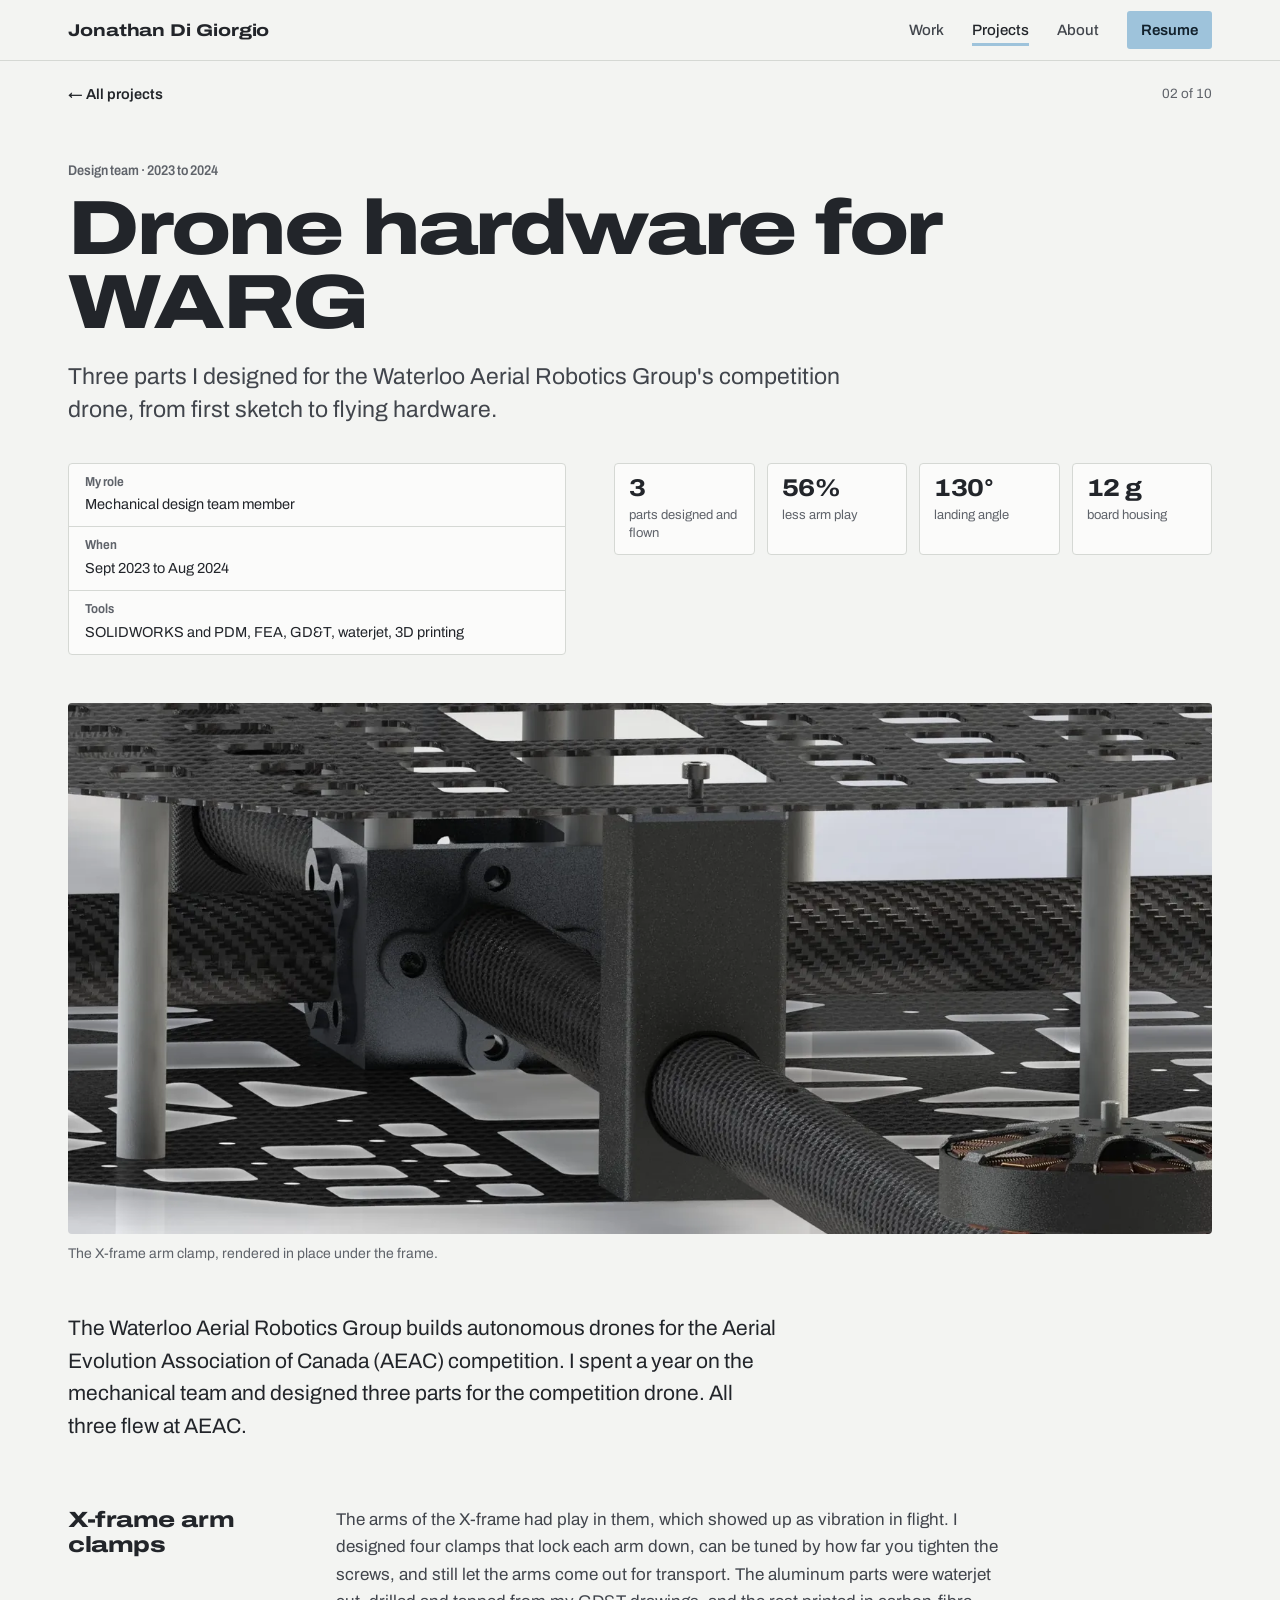
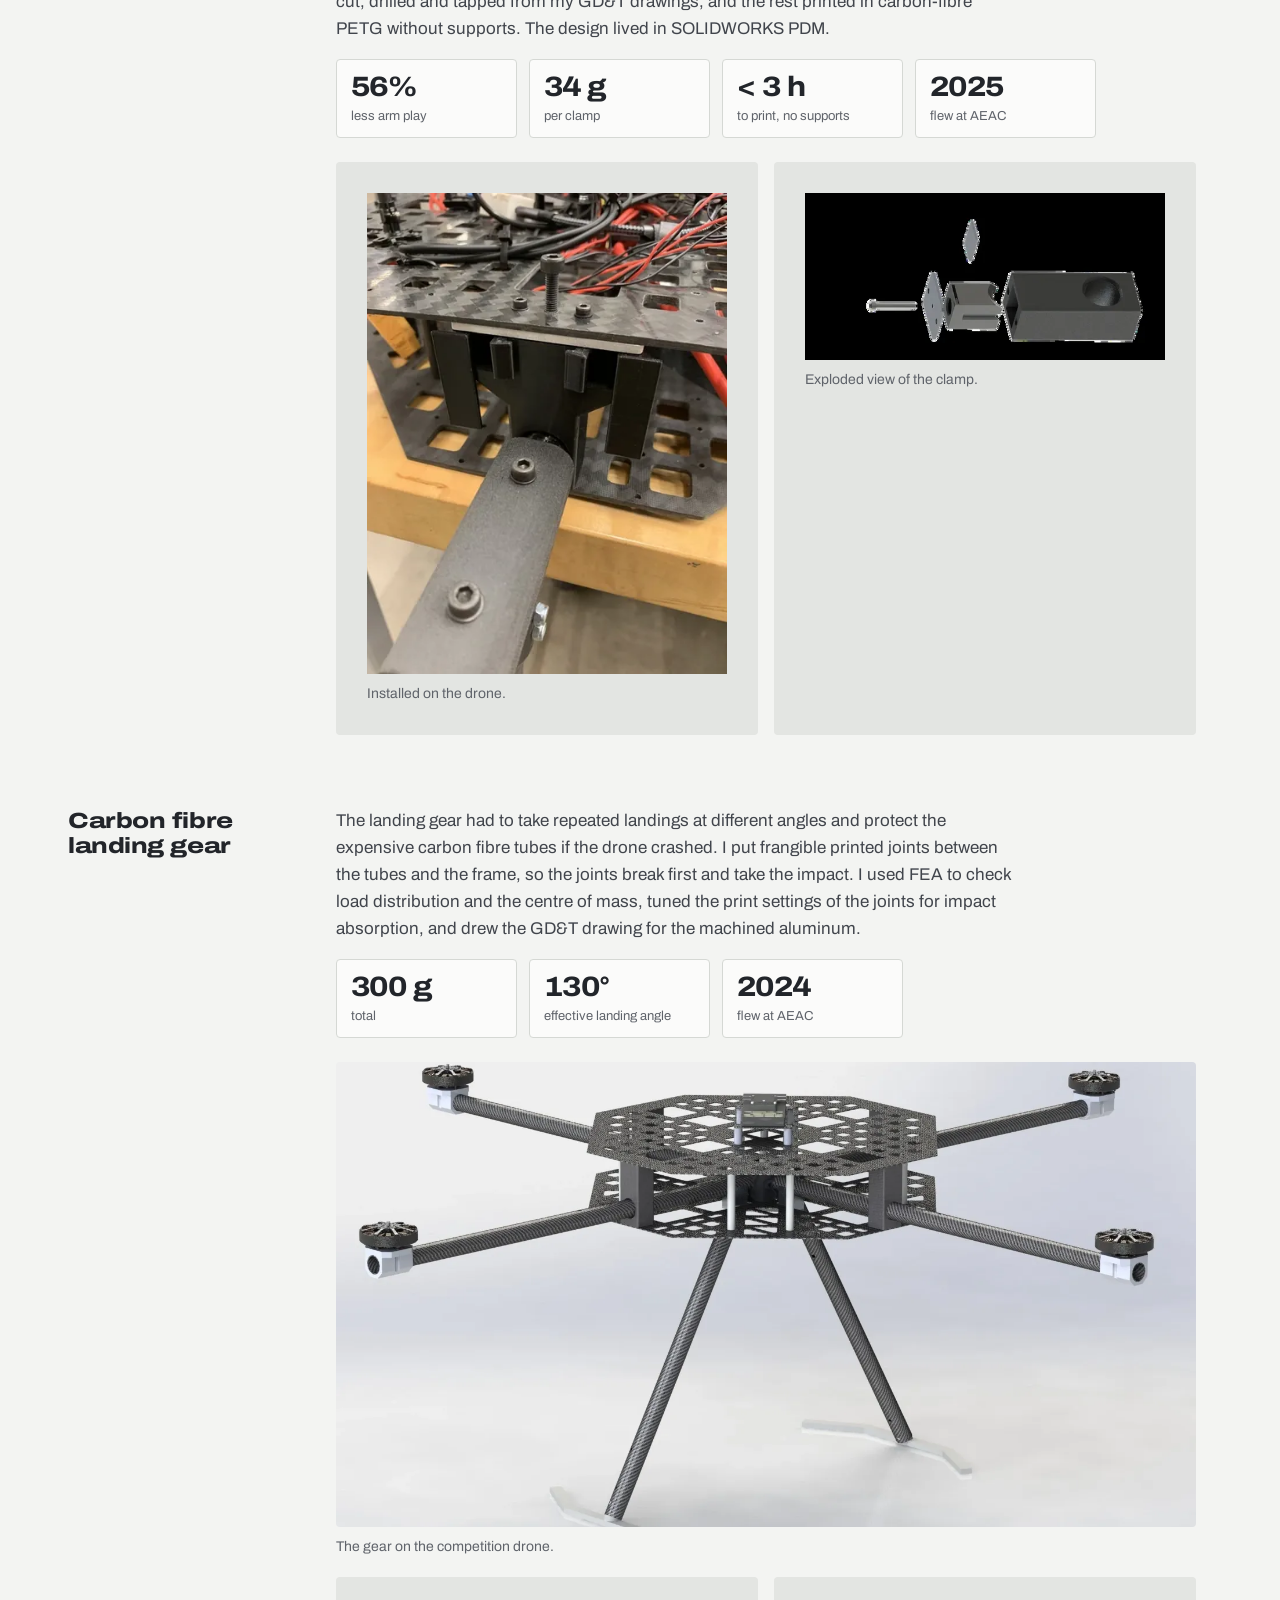
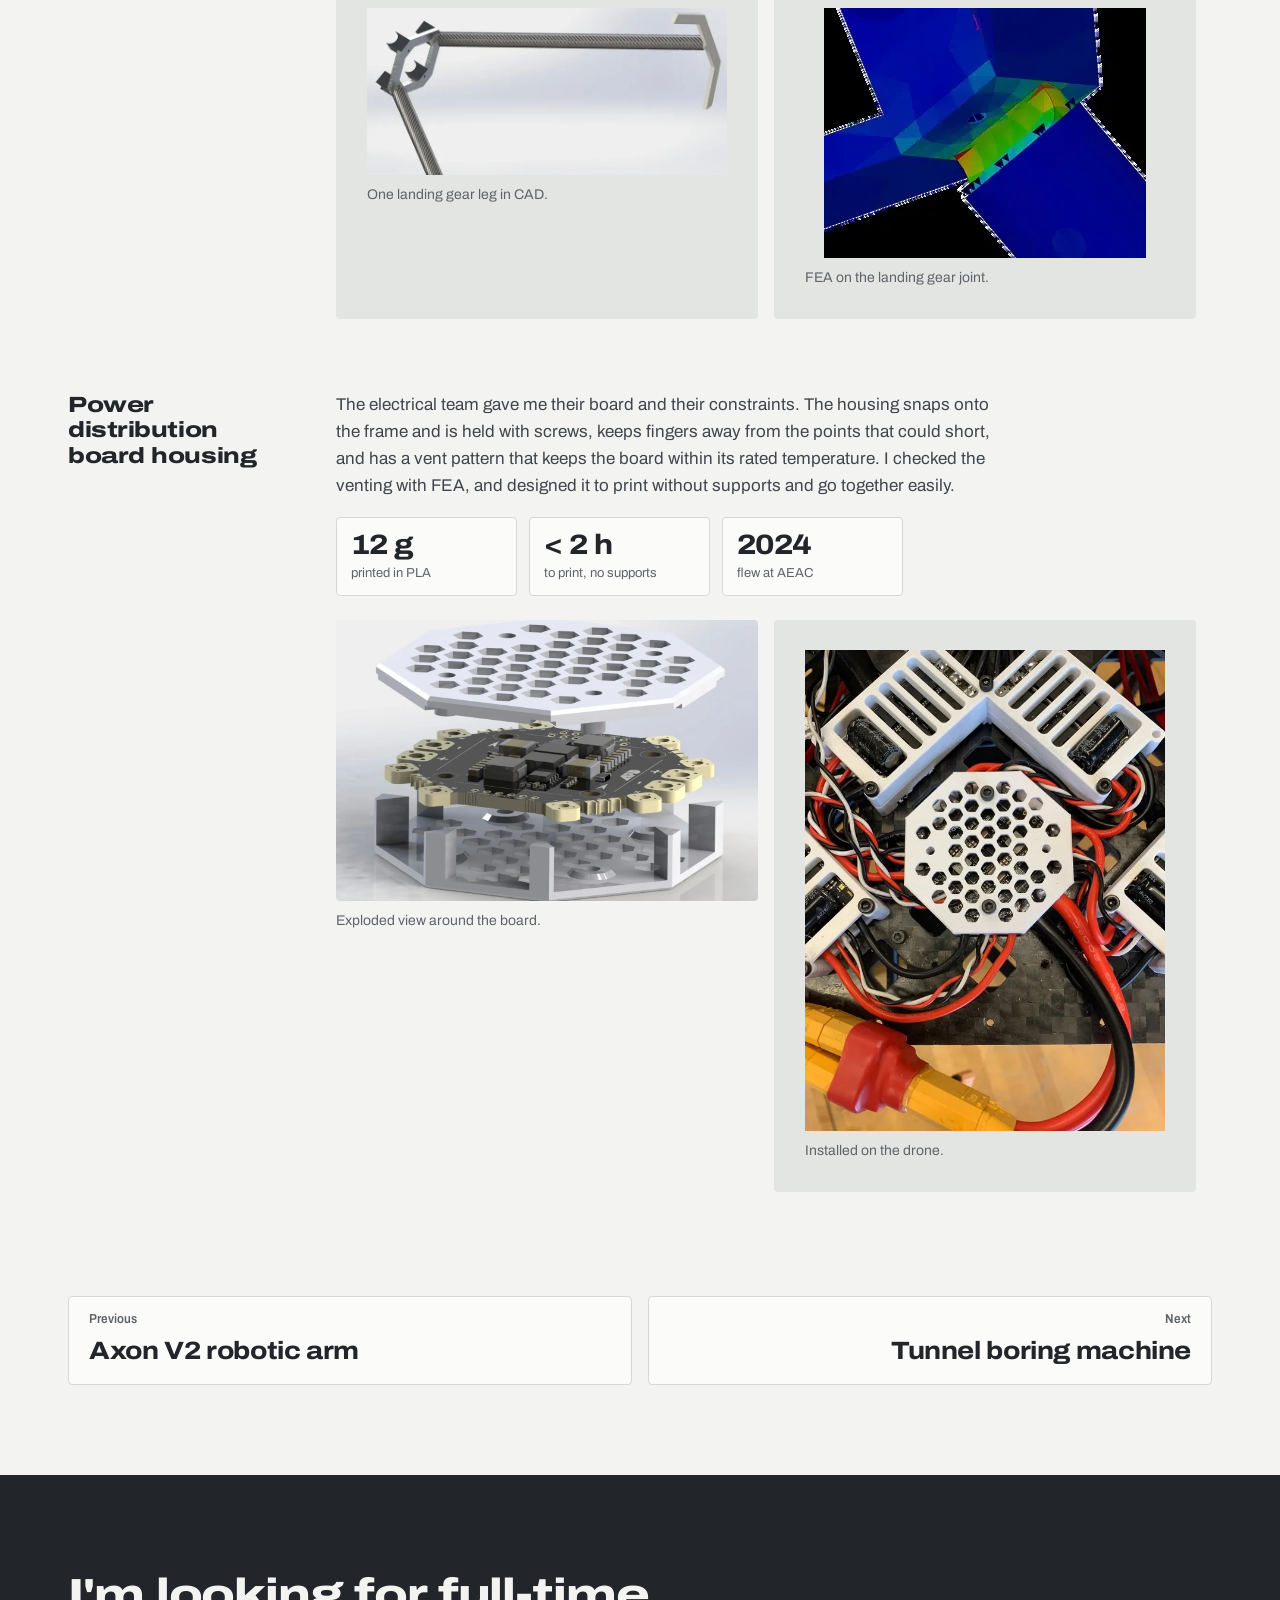
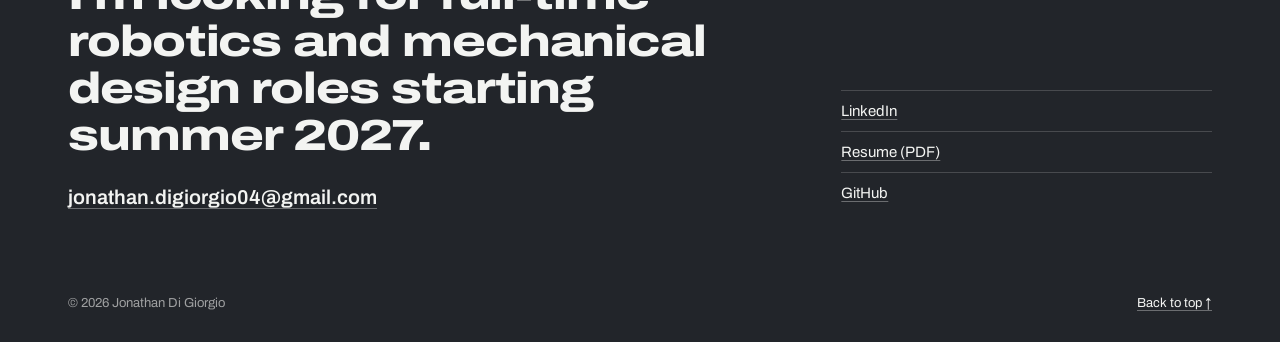
<file: projects/warg-drone/index.html>
<!DOCTYPE html>
<html lang="en">
<head>
<meta charset="utf-8">
<meta name="viewport" content="width=device-width, initial-scale=1">
<title>Drone hardware for WARG · Jonathan Di Giorgio</title>
<meta name="description" content="Arm clamps, carbon fibre landing gear and a power board housing. All three flew at AEAC.">
<meta name="color-scheme" content="light dark">
<script>document.documentElement.classList.add("js")</script>
<link rel="canonical" href="https://www.jonathandigiorgio.com/projects/warg-drone/">
<meta property="og:type" content="website">
<meta property="og:title" content="Drone hardware for WARG · Jonathan Di Giorgio">
<meta property="og:description" content="Arm clamps, carbon fibre landing gear and a power board housing. All three flew at AEAC.">
<meta property="og:image" content="https://www.jonathandigiorgio.com/assets/img/warg-gear-drone-1483.webp">
<meta name="twitter:card" content="summary_large_image">
<link rel="icon" href="../../favicon.ico?v=4" sizes="48x48">
<link rel="icon" href="../../favicon.svg?v=4" type="image/svg+xml">
<link rel="apple-touch-icon" href="../../apple-touch-icon.png">
<link rel="preconnect" href="https://fonts.googleapis.com">
<link rel="preconnect" href="https://fonts.gstatic.com" crossorigin>
<link rel="stylesheet" href="https://fonts.googleapis.com/css2?family=Archivo:wdth,wght@62..125,100..900&display=swap">
<link rel="stylesheet" href="../../assets/site.css?v=20261124d">
<script async src="https://www.googletagmanager.com/gtag/js?id=G-ZJ9CX0GBKX"></script>
<script>window.dataLayer=window.dataLayer||[];function gtag(){dataLayer.push(arguments);}gtag('js',new Date());gtag('config','G-ZJ9CX0GBKX');</script>
</head>
<body id="top">
<a class="skip" href="#main">Skip to content</a>
<header class="site-head">
  <div class="wrap head-row">
    <a class="wordmark" href="../../">Jonathan Di Giorgio</a>
    <nav class="nav" aria-label="Main">
      <a href="../../#work">Work</a>
      <a href="../../#projects" aria-current="page">Projects</a>
      <a href="../../#about">About</a>
      <a class="nav-cta" href="../../assets/docs/Jonathan_DiGiorgio_Resume.pdf" target="_blank" rel="noopener">Resume</a>
    </nav>
  </div>
</header>
<main id="main" class="proj">
  <div class="wrap">
    <nav class="crumbs" aria-label="Breadcrumb"><a href="../../#projects">← All projects</a><span>02 of 10</span></nav>
    <header class="proj-head">
      <p class="proj-kind">Design team · 2023 to 2024</p>
      <h1>Drone hardware for WARG</h1>
      <p class="proj-lede">Three parts I designed for the Waterloo Aerial Robotics Group's competition drone, from first sketch to flying hardware.</p>
    </header>
    <div class="proj-facts">
      <dl class="title-block compact"><div class="tb-cell"><dt>My role</dt><dd>Mechanical design team member</dd></div><div class="tb-cell"><dt>When</dt><dd>Sept 2023 to Aug 2024</dd></div><div class="tb-cell"><dt>Tools</dt><dd>SOLIDWORKS and PDM, FEA, GD&amp;T, waterjet, 3D printing</dd></div></dl>
      <dl class="figures big"><div><dt>3</dt><dd>parts designed and flown</dd></div><div><dt>56%</dt><dd>less arm play</dd></div><div><dt>130°</dt><dd>landing angle</dd></div><div><dt>12 g</dt><dd>board housing</dd></div></dl>
    </div>
  </div>
  <div class="wrap proj-hero"><figure class="plate fill"><a class="zoom" href="../../assets/img/warg-clamp-render-1600.webp" data-caption="The X-frame arm clamp, rendered in place under the frame." aria-label="Open full size: Render of the WARG drone on its carbon fibre landing gear"><img src="../../assets/img/warg-clamp-render-1600.webp" srcset="../../assets/img/warg-clamp-render-800.webp 800w, ../../assets/img/warg-clamp-render-1600.webp 1600w" sizes="(min-width: 1280px) 1200px, 100vw" width="1920" height="890" alt="Render of the WARG drone on its carbon fibre landing gear" decoding="async" loading="lazy"></a><figcaption>The X-frame arm clamp, rendered in place under the frame.</figcaption></figure></div>
  <div class="wrap proj-body">
    <p>The Waterloo Aerial Robotics Group builds autonomous drones for the Aerial Evolution Association of Canada (AEAC) competition. I spent a year on the mechanical team and designed three parts for the competition drone. All three flew at AEAC.</p><section class="psec" id="clamps"><h2>X-frame arm clamps</h2><div class="psec-body"><p>The arms of the X-frame had play in them, which showed up as vibration in flight. I designed four clamps that lock each arm down, can be tuned by how far you tighten the screws, and still let the arms come out for transport. The aluminum parts were waterjet cut, drilled and tapped from my GD&amp;T drawings, and the rest printed in carbon-fibre PETG without supports. The design lived in SOLIDWORKS PDM.</p><dl class="figures"><div><dt>56%</dt><dd>less arm play</dd></div><div><dt>34 g</dt><dd>per clamp</dd></div><div><dt>&lt; 3 h</dt><dd>to print, no supports</dd></div><div><dt>2025</dt><dd>flew at AEAC</dd></div></dl><div class="figgrid c2 "><figure class="plate" style="--nat:432px"><a class="zoom" href="../../assets/img/warg-clamp-photo-432.webp" data-caption="Installed on the drone." aria-label="Open full size: Printed and machined clamp installed on the drone"><img src="../../assets/img/warg-clamp-photo-432.webp" srcset="../../assets/img/warg-clamp-photo-432.webp 432w" sizes="(min-width: 1100px) 900px, 100vw" width="432" height="576" alt="Printed and machined clamp installed on the drone" decoding="async" loading="lazy"></a><figcaption>Installed on the drone.</figcaption></figure><figure class="plate" style="--nat:576px"><a class="zoom" href="../../assets/img/warg-clamp-exploded-576.webp" data-caption="Exploded view of the clamp." aria-label="Open full size: Exploded render of the clamp parts"><img src="../../assets/img/warg-clamp-exploded-576.webp" srcset="../../assets/img/warg-clamp-exploded-576.webp 576w" sizes="(min-width: 1100px) 900px, 100vw" width="576" height="267" alt="Exploded render of the clamp parts" decoding="async" loading="lazy"></a><figcaption>Exploded view of the clamp.</figcaption></figure></div></div></section><section class="psec" id="landing-gear"><h2>Carbon fibre landing gear</h2><div class="psec-body"><p>The landing gear had to take repeated landings at different angles and protect the expensive carbon fibre tubes if the drone crashed. I put frangible printed joints between the tubes and the frame, so the joints break first and take the impact. I used FEA to check load distribution and the centre of mass, tuned the print settings of the joints for impact absorption, and drew the GD&amp;T drawing for the machined aluminum.</p><dl class="figures"><div><dt>300 g</dt><dd>total</dd></div><div><dt>130°</dt><dd>effective landing angle</dd></div><div><dt>2024</dt><dd>flew at AEAC</dd></div></dl><figure class="plate fill"><a class="zoom" href="../../assets/img/warg-gear-drone-1483.webp" data-caption="The gear on the competition drone." aria-label="Open full size: Render of the drone standing on the carbon fibre landing gear"><img src="../../assets/img/warg-gear-drone-1483.webp" srcset="../../assets/img/warg-gear-drone-800.webp 800w, ../../assets/img/warg-gear-drone-1483.webp 1483w" sizes="(min-width: 1100px) 900px, 100vw" width="1483" height="801" alt="Render of the drone standing on the carbon fibre landing gear" decoding="async" loading="lazy"></a><figcaption>The gear on the competition drone.</figcaption></figure><div class="figgrid c2 "><figure class="plate" style="--nat:768px"><a class="zoom" href="../../assets/img/warg-gear-part-768.webp" data-caption="One landing gear leg in CAD." aria-label="Open full size: Render of one landing gear leg with its printed joint"><img src="../../assets/img/warg-gear-part-768.webp" srcset="../../assets/img/warg-gear-part-768.webp 768w" sizes="(min-width: 1100px) 900px, 100vw" width="768" height="356" alt="Render of one landing gear leg with its printed joint" decoding="async" loading="lazy"></a><figcaption>One landing gear leg in CAD.</figcaption></figure><figure class="plate" style="--nat:322px"><a class="zoom" href="../../assets/img/warg-gear-fea-322.webp" data-caption="FEA on the landing gear joint." aria-label="Open full size: FEA stress plot on the landing gear joint"><img src="../../assets/img/warg-gear-fea-322.webp" srcset="../../assets/img/warg-gear-fea-322.webp 322w" sizes="(min-width: 1100px) 900px, 100vw" width="322" height="250" alt="FEA stress plot on the landing gear joint" decoding="async" loading="lazy"></a><figcaption>FEA on the landing gear joint.</figcaption></figure></div></div></section><section class="psec" id="pdb"><h2>Power distribution board housing</h2><div class="psec-body"><p>The electrical team gave me their board and their constraints. The housing snaps onto the frame and is held with screws, keeps fingers away from the points that could short, and has a vent pattern that keeps the board within its rated temperature. I checked the venting with FEA, and designed it to print without supports and go together easily.</p><dl class="figures"><div><dt>12 g</dt><dd>printed in PLA</dd></div><div><dt>&lt; 2 h</dt><dd>to print, no supports</dd></div><div><dt>2024</dt><dd>flew at AEAC</dd></div></dl><div class="figgrid c2 "><figure class="plate fill"><a class="zoom" href="../../assets/img/warg-pdb-exploded-1335.webp" data-caption="Exploded view around the board." aria-label="Open full size: Exploded render of the housing around the power distribution board"><img src="../../assets/img/warg-pdb-exploded-1335.webp" srcset="../../assets/img/warg-pdb-exploded-800.webp 800w, ../../assets/img/warg-pdb-exploded-1335.webp 1335w" sizes="(min-width: 1100px) 900px, 100vw" width="1335" height="890" alt="Exploded render of the housing around the power distribution board" decoding="async" loading="lazy"></a><figcaption>Exploded view around the board.</figcaption></figure><figure class="plate" style="--nat:605px"><a class="zoom" href="../../assets/img/warg-pdb-photo-605.webp" data-caption="Installed on the drone." aria-label="Open full size: Printed housing installed among the drone&#x27;s wiring"><img src="../../assets/img/warg-pdb-photo-605.webp" srcset="../../assets/img/warg-pdb-photo-605.webp 605w" sizes="(min-width: 1100px) 900px, 100vw" width="605" height="807" alt="Printed housing installed among the drone&#x27;s wiring" decoding="async" loading="lazy"></a><figcaption>Installed on the drone.</figcaption></figure></div></div></section>
    
  </div>
  <nav class="wrap pager" aria-label="More projects">
    <a href="../../projects/axon-v2/"><span>Previous</span>Axon V2 robotic arm</a>
    <a href="../../projects/watdig-tbm/" class="next"><span>Next</span>Tunnel boring machine</a>
  </nav>
</main>
<footer class="site-foot" id="contact">
  <div class="wrap">
    <div class="foot-grid">
      <div>
        <p class="foot-line">I'm looking for full-time robotics and mechanical design roles starting summer 2027.</p>
        <a class="foot-mail" href="mailto:jonathan.digiorgio04@gmail.com">jonathan.digiorgio04@gmail.com</a>
      </div>
      <ul class="foot-links">
        <li><a href="https://www.linkedin.com/in/j-digiorgio/" target="_blank" rel="noopener">LinkedIn</a></li>
        <li><a href="../../assets/docs/Jonathan_DiGiorgio_Resume.pdf" target="_blank" rel="noopener">Resume (PDF)</a></li>
        <li><a href="https://github.com/jddigior" target="_blank" rel="noopener">GitHub</a></li>
      </ul>
    </div>
    <div class="foot-base"><span>© 2026 Jonathan Di Giorgio</span><a href="#top">Back to top ↑</a></div>
  </div>
</footer>
<dialog class="lightbox" aria-label="Image viewer">
  <button class="lb-close" type="button">Close</button>
  <button class="lb-prev" type="button" aria-label="Previous image">←</button>
  <figure><img alt=""><figcaption></figcaption></figure>
  <button class="lb-next" type="button" aria-label="Next image">→</button>
</dialog>
<script src="../../assets/site.js?v=20261124d" defer></script>
</body>
</html>
</file>
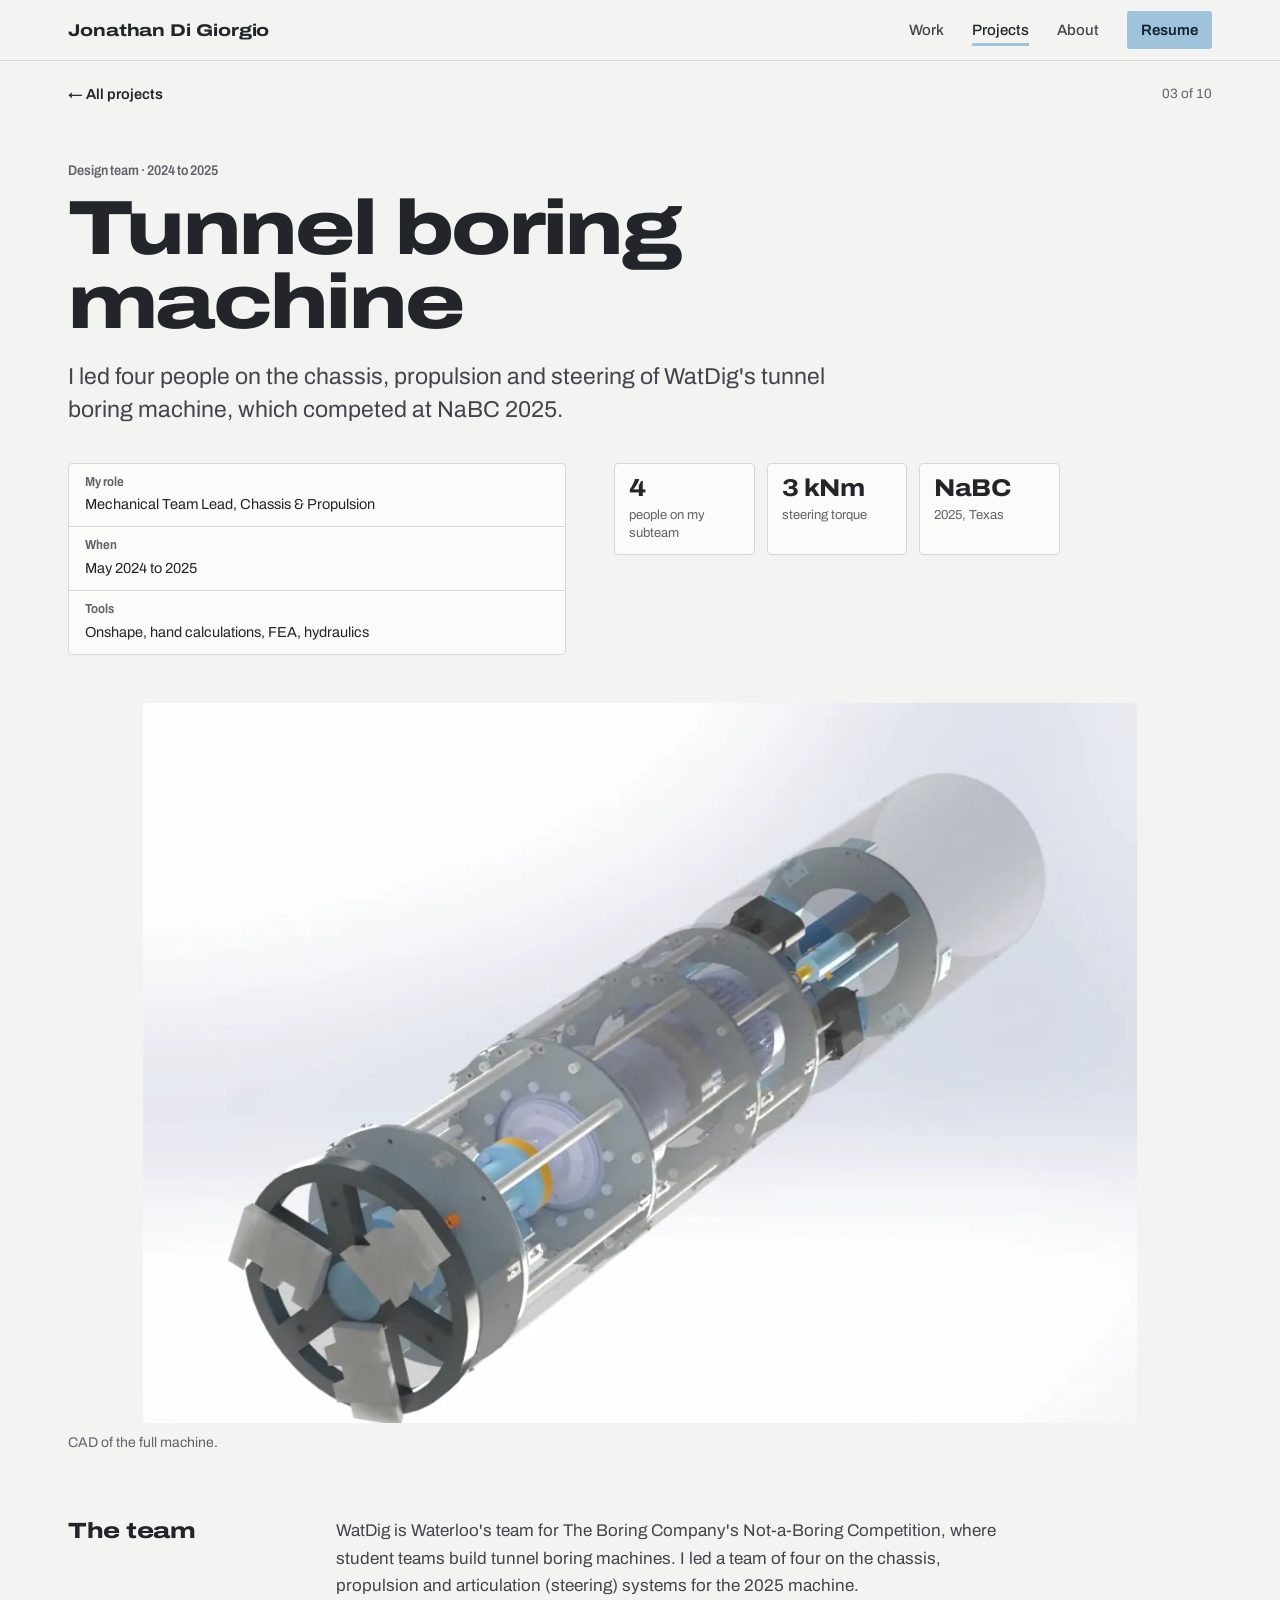
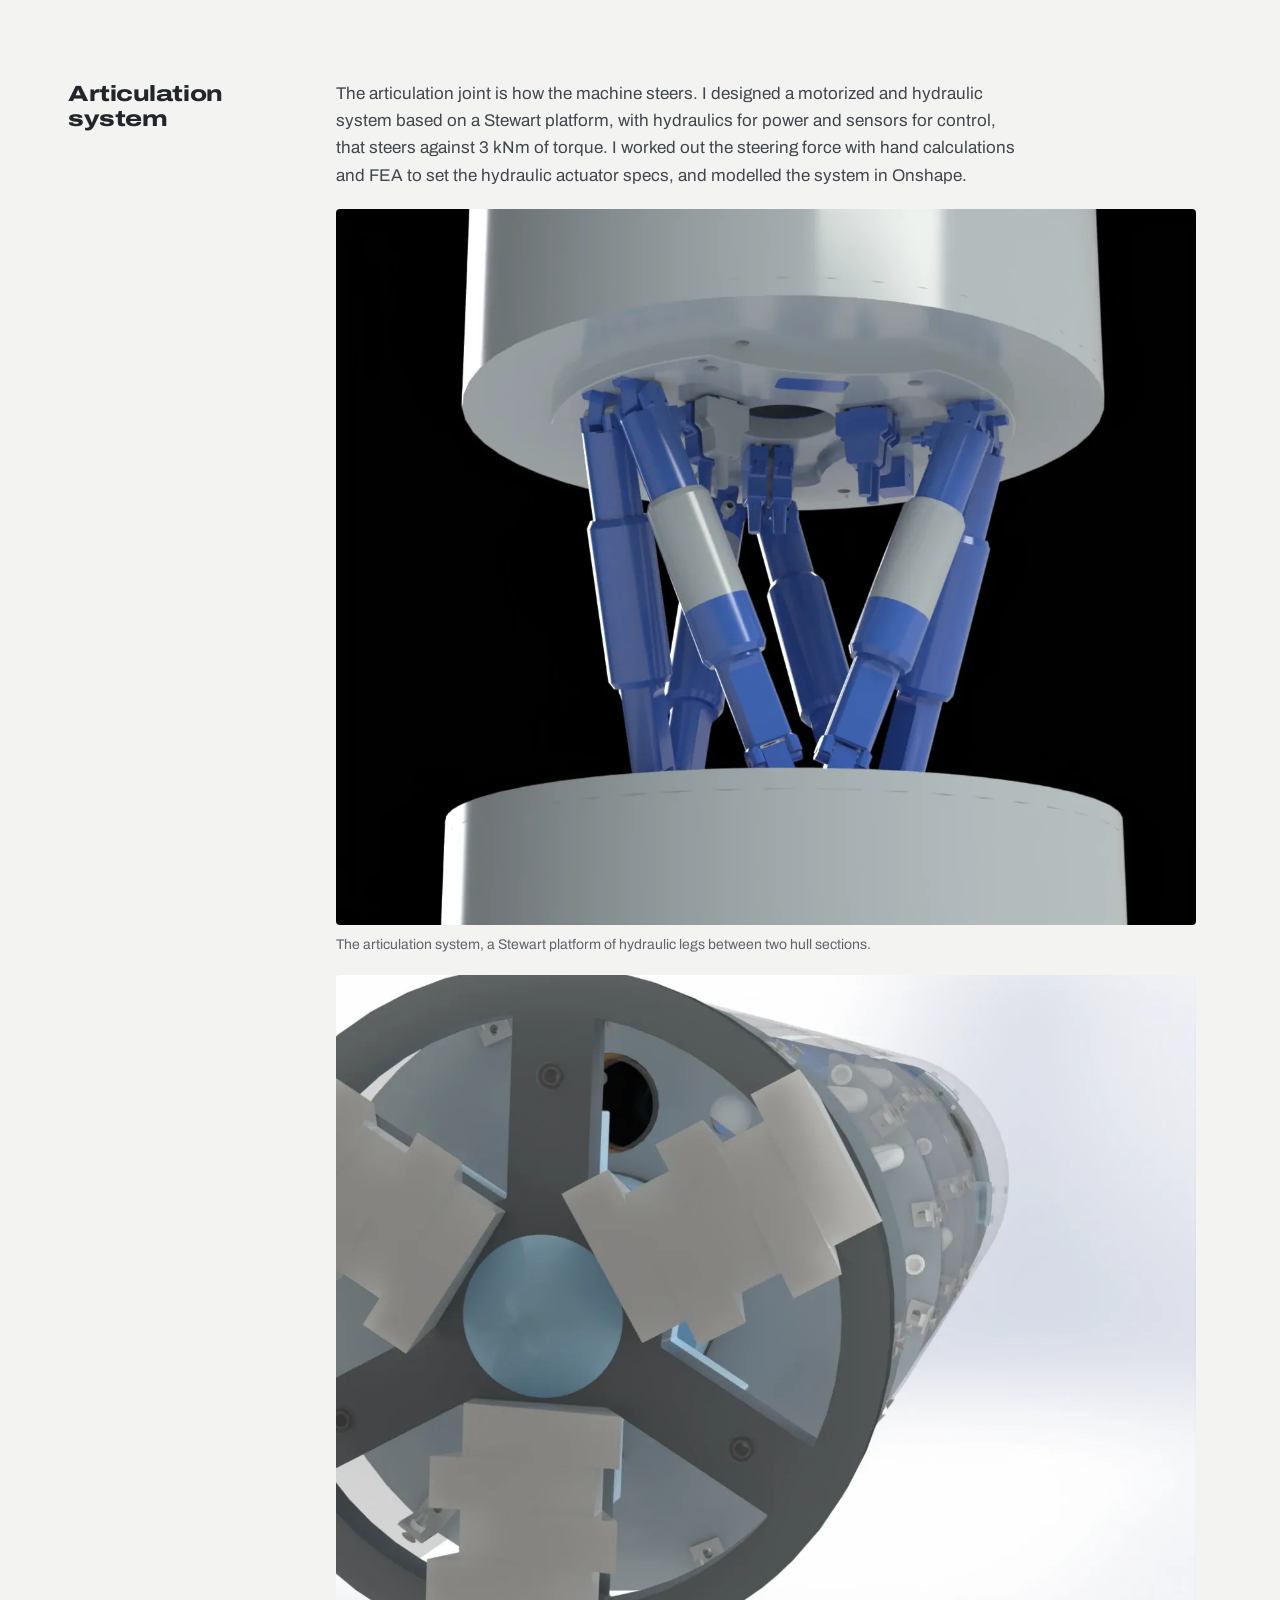
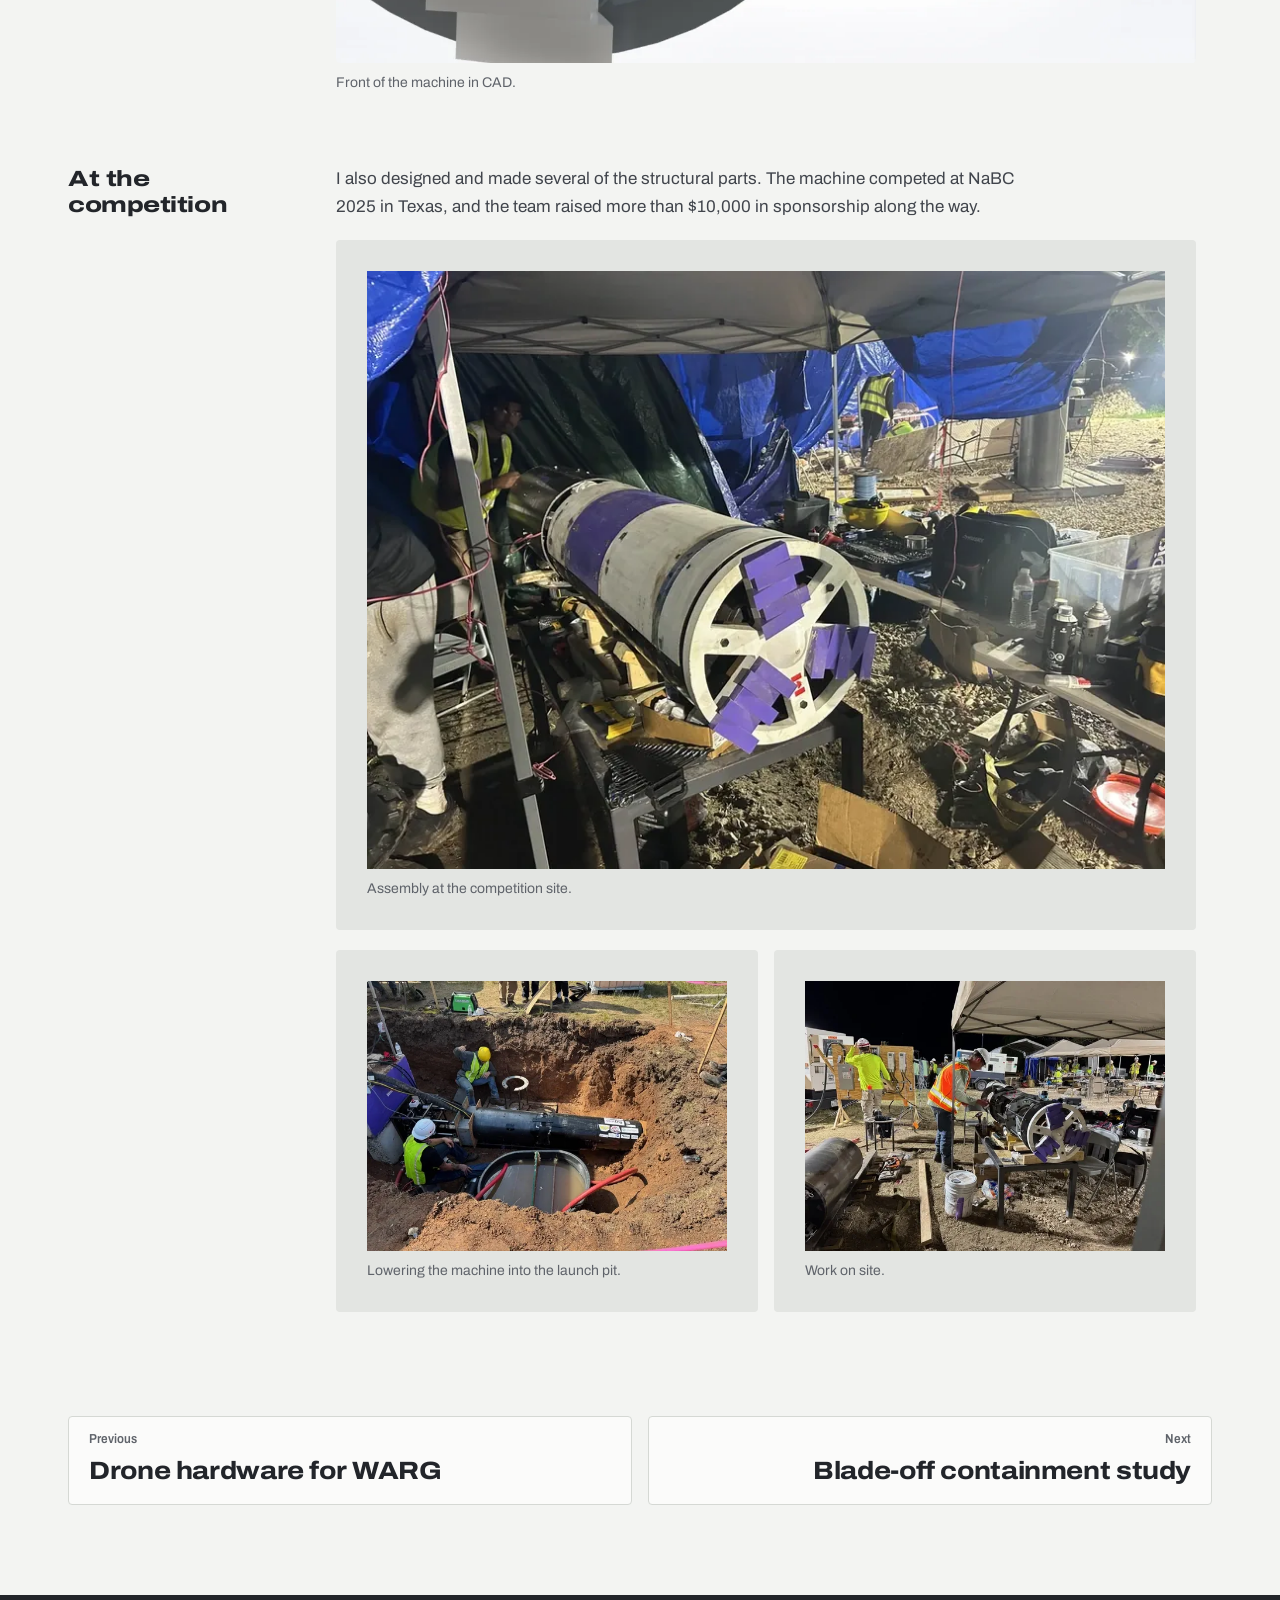
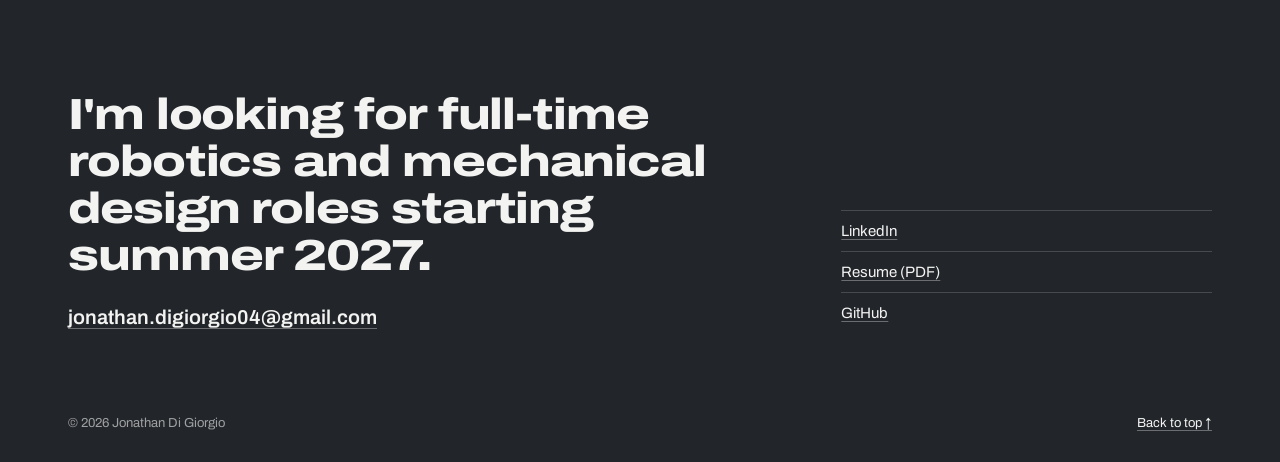
<file: projects/watdig-tbm/index.html>
<!DOCTYPE html>
<html lang="en">
<head>
<meta charset="utf-8">
<meta name="viewport" content="width=device-width, initial-scale=1">
<title>Tunnel boring machine · Jonathan Di Giorgio</title>
<meta name="description" content="Led chassis, propulsion and a hydraulic steering system for The Boring Company&#x27;s Not-a-Boring Competition.">
<meta name="color-scheme" content="light dark">
<script>document.documentElement.classList.add("js")</script>
<link rel="canonical" href="https://www.jonathandigiorgio.com/projects/watdig-tbm/">
<meta property="og:type" content="website">
<meta property="og:title" content="Tunnel boring machine · Jonathan Di Giorgio">
<meta property="og:description" content="Led chassis, propulsion and a hydraulic steering system for The Boring Company&#x27;s Not-a-Boring Competition.">
<meta property="og:image" content="https://www.jonathandigiorgio.com/assets/img/tbm-cad-1134.webp">
<meta name="twitter:card" content="summary_large_image">
<link rel="icon" href="../../favicon.ico?v=4" sizes="48x48">
<link rel="icon" href="../../favicon.svg?v=4" type="image/svg+xml">
<link rel="apple-touch-icon" href="../../apple-touch-icon.png">
<link rel="preconnect" href="https://fonts.googleapis.com">
<link rel="preconnect" href="https://fonts.gstatic.com" crossorigin>
<link rel="stylesheet" href="https://fonts.googleapis.com/css2?family=Archivo:wdth,wght@62..125,100..900&display=swap">
<link rel="stylesheet" href="../../assets/site.css?v=20261124d">
<script async src="https://www.googletagmanager.com/gtag/js?id=G-ZJ9CX0GBKX"></script>
<script>window.dataLayer=window.dataLayer||[];function gtag(){dataLayer.push(arguments);}gtag('js',new Date());gtag('config','G-ZJ9CX0GBKX');</script>
</head>
<body id="top">
<a class="skip" href="#main">Skip to content</a>
<header class="site-head">
  <div class="wrap head-row">
    <a class="wordmark" href="../../">Jonathan Di Giorgio</a>
    <nav class="nav" aria-label="Main">
      <a href="../../#work">Work</a>
      <a href="../../#projects" aria-current="page">Projects</a>
      <a href="../../#about">About</a>
      <a class="nav-cta" href="../../assets/docs/Jonathan_DiGiorgio_Resume.pdf" target="_blank" rel="noopener">Resume</a>
    </nav>
  </div>
</header>
<main id="main" class="proj">
  <div class="wrap">
    <nav class="crumbs" aria-label="Breadcrumb"><a href="../../#projects">← All projects</a><span>03 of 10</span></nav>
    <header class="proj-head">
      <p class="proj-kind">Design team · 2024 to 2025</p>
      <h1>Tunnel boring machine</h1>
      <p class="proj-lede">I led four people on the chassis, propulsion and steering of WatDig's tunnel boring machine, which competed at NaBC 2025.</p>
    </header>
    <div class="proj-facts">
      <dl class="title-block compact"><div class="tb-cell"><dt>My role</dt><dd>Mechanical Team Lead, Chassis &amp; Propulsion</dd></div><div class="tb-cell"><dt>When</dt><dd>May 2024 to 2025</dd></div><div class="tb-cell"><dt>Tools</dt><dd>Onshape, hand calculations, FEA, hydraulics</dd></div></dl>
      <dl class="figures big"><div><dt>4</dt><dd>people on my subteam</dd></div><div><dt>3 kNm</dt><dd>steering torque</dd></div><div><dt>NaBC</dt><dd>2025, Texas</dd></div></dl>
    </div>
  </div>
  <div class="wrap proj-hero"><figure class="plate fill"><a class="zoom" href="../../assets/img/tbm-cad-1134.webp" data-caption="CAD of the full machine." aria-label="Open full size: CAD render of the full WatDig tunnel boring machine"><img src="../../assets/img/tbm-cad-1134.webp" srcset="../../assets/img/tbm-cad-800.webp 800w, ../../assets/img/tbm-cad-1134.webp 1134w" sizes="(min-width: 1280px) 1200px, 100vw" width="1134" height="821" alt="CAD render of the full WatDig tunnel boring machine" decoding="async" loading="lazy"></a><figcaption>CAD of the full machine.</figcaption></figure></div>
  <div class="wrap proj-body">
    <section class="psec"><h2>The team</h2><div class="psec-body"><p>WatDig is Waterloo's team for The Boring Company's Not-a-Boring Competition, where student teams build tunnel boring machines. I led a team of four on the chassis, propulsion and articulation (steering) systems for the 2025 machine.</p></div></section><section class="psec"><h2>Articulation system</h2><div class="psec-body"><p>The articulation joint is how the machine steers. I designed a motorized and hydraulic system based on a Stewart platform, with hydraulics for power and sensors for control, that steers against 3 kNm of torque. I worked out the steering force with hand calculations and FEA to set the hydraulic actuator specs, and modelled the system in Onshape.</p><figure class="plate fill"><a class="zoom" href="../../assets/img/tbm-artic-1297.webp" data-caption="The articulation system, a Stewart platform of hydraulic legs between two hull sections." aria-label="Open full size: CAD render of the articulation system, six hydraulic legs joining two hull sections"><img src="../../assets/img/tbm-artic-1297.webp" srcset="../../assets/img/tbm-artic-800.webp 800w, ../../assets/img/tbm-artic-1297.webp 1297w" sizes="(min-width: 1100px) 900px, 100vw" width="1297" height="1080" alt="CAD render of the articulation system, six hydraulic legs joining two hull sections" decoding="async" loading="lazy"></a><figcaption>The articulation system, a Stewart platform of hydraulic legs between two hull sections.</figcaption></figure><figure class="plate fill"><a class="zoom" href="../../assets/img/tbm-cad-head-1350.webp" data-caption="Front of the machine in CAD." aria-label="Open full size: Close-up CAD render of the front of the machine"><img src="../../assets/img/tbm-cad-head-1350.webp" srcset="../../assets/img/tbm-cad-head-800.webp 800w, ../../assets/img/tbm-cad-head-1350.webp 1350w" sizes="(min-width: 1100px) 900px, 100vw" width="1350" height="1080" alt="Close-up CAD render of the front of the machine" decoding="async" loading="lazy"></a><figcaption>Front of the machine in CAD.</figcaption></figure></div></section><section class="psec"><h2>At the competition</h2><div class="psec-body"><p>I also designed and made several of the structural parts. The machine competed at NaBC 2025 in Texas, and the team raised more than $10,000 in sponsorship along the way.</p><figure class="plate" style="--nat:807px"><a class="zoom" href="../../assets/img/tbm-night-807.webp" data-caption="Assembly at the competition site." aria-label="Open full size: The WatDig tunnel boring machine being assembled under a tent at night"><img src="../../assets/img/tbm-night-807.webp" srcset="../../assets/img/tbm-night-807.webp 807w" sizes="(min-width: 1100px) 900px, 100vw" width="807" height="605" alt="The WatDig tunnel boring machine being assembled under a tent at night" decoding="async" loading="lazy"></a><figcaption>Assembly at the competition site.</figcaption></figure><div class="figgrid c2 "><figure class="plate" style="--nat:615px"><a class="zoom" href="../../assets/img/tbm-pit-615.webp" data-caption="Lowering the machine into the launch pit." aria-label="Open full size: Crew lowering the boring machine into the launch pit"><img src="../../assets/img/tbm-pit-615.webp" srcset="../../assets/img/tbm-pit-615.webp 615w" sizes="(min-width: 1100px) 900px, 100vw" width="615" height="461" alt="Crew lowering the boring machine into the launch pit" decoding="async" loading="lazy"></a><figcaption>Lowering the machine into the launch pit.</figcaption></figure><figure class="plate" style="--nat:615px"><a class="zoom" href="../../assets/img/tbm-site-615.webp" data-caption="Work on site." aria-label="Open full size: Team members working on the machine at the competition site"><img src="../../assets/img/tbm-site-615.webp" srcset="../../assets/img/tbm-site-615.webp 615w" sizes="(min-width: 1100px) 900px, 100vw" width="615" height="461" alt="Team members working on the machine at the competition site" decoding="async" loading="lazy"></a><figcaption>Work on site.</figcaption></figure></div></div></section>
    
  </div>
  <nav class="wrap pager" aria-label="More projects">
    <a href="../../projects/warg-drone/"><span>Previous</span>Drone hardware for WARG</a>
    <a href="../../projects/blade-off-containment/" class="next"><span>Next</span>Blade-off containment study</a>
  </nav>
</main>
<footer class="site-foot" id="contact">
  <div class="wrap">
    <div class="foot-grid">
      <div>
        <p class="foot-line">I'm looking for full-time robotics and mechanical design roles starting summer 2027.</p>
        <a class="foot-mail" href="mailto:jonathan.digiorgio04@gmail.com">jonathan.digiorgio04@gmail.com</a>
      </div>
      <ul class="foot-links">
        <li><a href="https://www.linkedin.com/in/j-digiorgio/" target="_blank" rel="noopener">LinkedIn</a></li>
        <li><a href="../../assets/docs/Jonathan_DiGiorgio_Resume.pdf" target="_blank" rel="noopener">Resume (PDF)</a></li>
        <li><a href="https://github.com/jddigior" target="_blank" rel="noopener">GitHub</a></li>
      </ul>
    </div>
    <div class="foot-base"><span>© 2026 Jonathan Di Giorgio</span><a href="#top">Back to top ↑</a></div>
  </div>
</footer>
<dialog class="lightbox" aria-label="Image viewer">
  <button class="lb-close" type="button">Close</button>
  <button class="lb-prev" type="button" aria-label="Previous image">←</button>
  <figure><img alt=""><figcaption></figcaption></figure>
  <button class="lb-next" type="button" aria-label="Next image">→</button>
</dialog>
<script src="../../assets/site.js?v=20261124d" defer></script>
</body>
</html>
</file>
<file: assets/site.css>
/* Jonathan Di Giorgio · site styles
   Palette taken from Axon V2 itself: graphite, bench white, arm grey, the pale-blue bearing caps,
   and the birch ledge it was photographed on. One family (Archivo); its width axis carries the voice:
   wide and heavy for headings, like part numbers stamped into a casting; normal width for reading. */
:root {
  --paper: #f3f4f2;      /* bench white */
  --paper-2: #e8eae7;
  --plate: #e3e5e2;
  --white: #fbfbfa;
  --ink: #22252a;        /* graphite */
  --ink-2: #41454c;
  --muted: #5f636a;      /* arm grey, darkened for text contrast */
  --arm: #6f737a;
  --rule: #d5d8d4;
  --rule-2: #b9bdb9;
  --accent: #9ec3db;     /* bearing blue: interactive things only */
  --accent-ink: #2b6890;
  --accent-soft: rgba(158, 195, 219, .4);
  --on-accent: #12212c;
  --birch: #d8b98a;      /* the ledge */
  --on-birch: #2b2418;
  --birch-2: #5f4f37;
  --sans: "Archivo", "Helvetica Neue", Arial, sans-serif;
  --display: var(--sans);
  --mono: var(--sans);
  --wrap: 1240px;
  --gut: clamp(16px, 4vw, 48px);
}
@media (prefers-color-scheme: dark) {
  :root {
    --paper: #1b1d20;
    --paper-2: #22252a;
    --plate: #26292d;
    --white: #2a2d31;
    --ink: #ecedea;
    --ink-2: #c9ccc8;
    --muted: #9da1a7;
    --rule: #33373c;
    --rule-2: #4a4f55;
    --accent: #9ec3db;
    --accent-ink: #acd0e8;
    --accent-soft: rgba(158, 195, 219, .25);
    --birch: #76603f;
    --on-birch: #f3ead9;
    --birch-2: #d8b98a;
  }
}

*, *::before, *::after { box-sizing: border-box; }
html { -webkit-text-size-adjust: 100%; scroll-padding-top: 76px; }
@media (prefers-reduced-motion: no-preference) { html { scroll-behavior: smooth; } }
body {
  margin: 0; background: var(--paper); color: var(--ink); overflow-x: clip;
  font: 400 17px/1.6 var(--sans); font-stretch: 100%; -webkit-font-smoothing: antialiased; text-rendering: optimizeLegibility;
}
img, svg { display: block; max-width: 100%; height: auto; }
a { color: inherit; text-decoration-line: underline; text-decoration-thickness: 1px; text-underline-offset: .2em; text-decoration-color: var(--rule-2); }
a:hover { color: var(--accent-ink); text-decoration-color: currentColor; }
:focus-visible { outline: 2px solid var(--accent-ink); outline-offset: 3px; }
h1, h2, h3, h4, p, ul, ol, dl, dd, figure, blockquote { margin: 0; padding: 0; }
ul, ol { list-style: none; }
h1, h2, h3 { font-weight: 700; }
.wrap { max-width: var(--wrap); margin: 0 auto; padding: 0 var(--gut); }
.skip { position: absolute; left: -999px; top: 8px; background: var(--ink); color: var(--paper); padding: 8px 12px; z-index: 100; }
.skip:focus { left: 8px; }
.fig-n { display: none; }
.num { font-variant-numeric: tabular-nums; }

/* header */
.site-head { position: sticky; top: 0; z-index: 30; background: var(--paper); border-bottom: 1px solid var(--rule); }
.head-row { display: flex; align-items: center; justify-content: space-between; gap: 20px; height: 60px; }
.wordmark { font: 750 expanded 17px/1 var(--display); text-decoration: none; letter-spacing: -.005em; white-space: nowrap; }
.nav { display: flex; align-items: center; gap: 28px; font-size: 15px; font-weight: 500; }
.nav a { text-decoration: none; color: var(--ink-2); }
.nav a:hover, .nav a[aria-current] { color: var(--ink); }
.nav a[aria-current] { text-decoration: underline; text-decoration-color: var(--accent); text-decoration-thickness: 3px; text-underline-offset: 8px; }
.nav .nav-cta { color: var(--on-accent); background: var(--accent); font-weight: 600; padding: 7px 14px; border-radius: 3px; white-space: nowrap; }
.nav .nav-cta:hover { background: var(--ink); color: var(--paper); }

/* buttons */
.btn { display: inline-block; background: var(--ink); color: var(--paper); text-decoration: none; padding: 12px 20px; font-weight: 600; font-size: 15.5px; border: 1.5px solid var(--ink); border-radius: 3px; }
.btn:hover { background: var(--accent); border-color: var(--accent); color: var(--on-accent); }
.btn.ghost { background: transparent; color: var(--ink); }
.btn.ghost:hover { background: var(--ink); color: var(--paper); border-color: var(--ink); }
.text-link { font-weight: 600; font-size: 15.5px; }

/* hero */
.hero { padding-top: clamp(28px, 4.5vw, 60px); }
.hero-top { display: grid; grid-template-columns: minmax(0, 1.5fr) minmax(0, 1fr); gap: 20px clamp(28px, 5vw, 72px); align-items: end; }
.hero h1 { font: 820 expanded clamp(40px, 6.6vw, 92px)/.94 var(--display); letter-spacing: -.035em; }
.pitch { margin-top: 18px; font: 500 clamp(20px, 2vw, 26px)/1.3 var(--sans); letter-spacing: -.01em; max-width: 24em; }
.hero-sub { font-size: clamp(16px, 1.25vw, 17.5px); color: var(--ink-2); max-width: 32em; }
.hero-links { display: flex; flex-wrap: wrap; align-items: center; gap: 12px 14px; margin-top: 22px; }
.hero-links .text-link { margin-left: 6px; }

.hero-fig { margin-top: clamp(28px, 4vw, 48px); }
/* The birch band picks up where the photo's ledge is, so the arm sits on the page. */
.hero-row { background: linear-gradient(to bottom, transparent 0 74%, var(--birch) 74% 100%); }
.hero-img { position: relative; background: #2a2b2d; overflow: hidden; border-radius: 4px; }
.hero-img img { width: 100%; }
.hero-cap { background: var(--birch); color: var(--on-birch); padding: 16px 0 clamp(28px, 4vw, 44px); }
.hero-cap-head { font-size: 15.5px; max-width: 60em; }
.hero-cap-head a { font-weight: 700; white-space: nowrap; text-decoration-color: currentColor; }
.hero-cap-head a:hover { color: inherit; text-decoration-thickness: 2px; }
.balloon {
  position: absolute; left: var(--x); top: var(--y); width: 30px; height: 30px; margin: -15px 0 0 -15px;
  display: grid; place-items: center; border-radius: 50%; text-decoration: none;
  background: rgba(34, 37, 42, .6); border: 1.5px solid #f3f4f2; color: #f3f4f2;
  font: 700 13px/1 var(--sans); font-variant-numeric: tabular-nums; transition: transform .18s ease, background .18s ease;
}
.balloon::after { content: ""; position: absolute; inset: -7px; border-radius: 50%; border: 1px solid rgba(243, 244, 242, .35); }
.balloon:hover, .balloon.hl, .balloon:focus-visible { background: var(--accent); border-color: var(--accent); color: var(--on-accent); transform: scale(1.15); }
.legend { display: grid; grid-template-columns: repeat(6, minmax(0, 1fr)); gap: 0 14px; margin-top: 16px; }
.legend a { display: grid; grid-template-columns: 26px 1fr; column-gap: 8px; padding: 10px 0 4px; text-decoration: none; border-top: 1.5px solid rgba(43, 36, 24, .35); }
.legend .bn { grid-row: span 2; width: 22px; height: 22px; border-radius: 50%; border: 1.5px solid currentColor; display: grid; place-items: center; font: 700 11px/1 var(--sans); }
.legend .bl { font-size: 14px; font-weight: 650; line-height: 1.3; }
.legend .bs { font-size: 13px; line-height: 1.35; margin-top: 2px; opacity: .8; }
.legend a:hover, .legend a.hl { color: inherit; border-top-color: currentColor; }
.legend a:hover .bn, .legend a.hl .bn { background: var(--on-birch); border-color: var(--on-birch); color: var(--birch); }
@media (prefers-color-scheme: dark) { .legend a { border-top-color: rgba(243, 234, 217, .3); } }

.facts { display: grid; grid-template-columns: repeat(5, minmax(0, 1fr)); gap: 16px 28px; padding: 26px 0 0; }
.facts dt { font: 650 semi-condensed 13.5px/1.2 var(--sans); color: var(--muted); margin-bottom: 4px; }
.facts dd { font-size: 15px; line-height: 1.45; }

/* sections */
.section { padding: clamp(64px, 9vw, 120px) 0 0; }
.section:last-of-type { padding-bottom: clamp(64px, 9vw, 120px); }
.sec-head { display: grid; grid-template-columns: minmax(0, 1fr) minmax(0, 1.4fr); gap: 16px 48px; align-items: end; margin-bottom: clamp(32px, 5vw, 56px); }
.sec-head h2 { font: 820 expanded clamp(44px, 6.4vw, 88px)/.9 var(--display); letter-spacing: -.035em; }
.sec-head p { color: var(--ink-2); max-width: 36em; font-size: 17px; }
.sub-h { font: 750 expanded 20px/1.2 var(--display); letter-spacing: -.01em; margin-bottom: 14px; }

/* work: a timeline. Dates on the left, a rail with a node per role. */
.roles { position: relative; }
.role { display: grid; grid-template-columns: 170px minmax(0, 1fr); gap: 8px 40px; }
.role-when { padding-top: 6px; font-size: 14.5px; color: var(--muted); line-height: 1.45; text-align: right; }
.role-when b { display: block; font-weight: 650; color: var(--ink); font-variant-numeric: tabular-nums; }
.role-body { position: relative; border-left: 2px solid var(--rule-2); padding: 0 0 clamp(44px, 5vw, 64px) clamp(24px, 3vw, 40px); }
.role:last-child .role-body { padding-bottom: 8px; }
.role-body::before { content: ""; position: absolute; left: -8px; top: 12px; width: 14px; height: 14px; border-radius: 50%; background: var(--paper); border: 2px solid var(--ink); }
.role:first-child .role-body::before { background: var(--accent); border-color: var(--accent-ink); }
.role-body h3 { font: 800 expanded clamp(26px, 2.8vw, 36px)/1.05 var(--display); letter-spacing: -.02em; }
.role-title { font-weight: 600; font-size: 15.5px; margin: 6px 0 10px; color: var(--ink-2); }
.role-lead { max-width: 42em; }
.figures { display: grid; grid-template-columns: repeat(4, minmax(0, 1fr)); gap: 12px; margin-top: 22px; max-width: 760px; }
.figures div { background: var(--white); border: 1px solid var(--rule); border-radius: 4px; padding: 12px 14px; }
.figures dt { font: 760 semi-expanded 28px/1.05 var(--display); letter-spacing: -.02em; font-variant-numeric: tabular-nums; }
.figures dd { font-size: 13px; color: var(--muted); line-height: 1.35; margin-top: 6px; }
.role-more { margin-top: 18px; max-width: 46em; }
.role-more summary { cursor: pointer; display: inline-flex; align-items: center; gap: 10px; font-weight: 650; font-size: 15px; list-style: none; padding: 4px 0; }
.role-more summary::-webkit-details-marker { display: none; }
.role-more summary::before { content: ""; width: 9px; height: 9px; border-right: 2px solid currentColor; border-bottom: 2px solid currentColor; transform: rotate(-45deg); transition: transform .2s ease; margin-left: 2px; }
.role-more[open] summary::before { transform: rotate(45deg) translate(-2px, -2px); }
.role-more summary:hover { color: var(--accent-ink); }
.role-more summary .less { display: none; }
.role-more[open] summary .less { display: inline; }
.role-more[open] summary .more { display: none; }
.role-more[open] > *:not(summary) { animation: reveal .25s ease; }
@keyframes reveal { from { opacity: 0; transform: translateY(-4px); } to { opacity: 1; transform: none; } }
@media (prefers-reduced-motion: reduce) { .role-more[open] > *:not(summary), .js .sub.on { animation: none !important; } }
.ticks li { position: relative; padding-left: 22px; margin-top: 10px; color: var(--ink-2); max-width: 44em; }
.ticks li::before { content: ""; position: absolute; left: 2px; top: .7em; width: 8px; height: 8px; border-radius: 50%; background: var(--accent); }
.tools { margin-top: 16px; font-size: 14px; color: var(--muted); }
.tools span { font-weight: 650; margin-right: 8px; color: var(--ink-2); }
.rec { margin-top: 20px; padding: 14px 18px; background: var(--white); border-left: 3px solid var(--accent); max-width: 40em; }
.rec p { font: 450 18px/1.5 var(--sans); color: var(--ink); }
.rec cite { display: block; margin-top: 8px; font: normal 13.5px/1.4 var(--sans); color: var(--muted); }
.role-link { margin-top: 16px; font-weight: 650; font-size: 15px; }
.teams { margin-top: clamp(48px, 6vw, 72px); }
.team-list li { display: grid; grid-template-columns: minmax(0, 1fr) minmax(0, 1fr) 150px minmax(0, 1fr); gap: 4px 24px; padding: 14px 0; border-top: 1px solid var(--rule); align-items: baseline; font-size: 15.5px; }
.team-list li:last-child { border-bottom: 1px solid var(--rule); }
.t-name { font-weight: 650; }
.t-role, .t-when, .t-note { color: var(--muted); font-size: 14.5px; }
.t-link { font-weight: 650; }

/* projects index */
.index { display: grid; grid-template-columns: minmax(0, 1fr) minmax(0, 1fr); gap: 48px; align-items: start; }
.row { display: grid; grid-template-columns: minmax(0, 1fr); gap: 16px; align-items: center; padding: 15px 14px; margin: 0 -14px; border-radius: 4px; text-decoration: none; transition: background .15s ease; }
.rows li + li .row { box-shadow: inset 0 1px 0 var(--rule); }
.rows li + li .row:hover, .rows li + li .row.on, .rows li.on-next .row { box-shadow: none; }
.row-thumb { display: none; }
.row-t { display: block; font: 750 semi-expanded 21px/1.2 var(--display); letter-spacing: -.015em; }
.row-d { display: block; font-size: 14.5px; color: var(--muted); margin-top: 4px; line-height: 1.45; }
.row-k { display: block; font: 600 semi-condensed 13px/1.3 var(--sans); color: var(--muted); margin-bottom: 4px; }
.row:hover, .row.on { background: var(--white); color: inherit; }
.row:hover .row-t, .row.on .row-t { color: var(--accent-ink); }
.preview { position: sticky; top: 92px; }
.pv { display: none; }
.pv.on { display: block; }
.pv-img { aspect-ratio: 4 / 3; background: var(--plate); overflow: hidden; display: grid; place-items: center; border-radius: 4px; }
.pv-img img { width: 100%; height: 100%; object-fit: cover; }
.pv.contain .pv-img img { object-fit: contain; width: auto; height: auto; max-width: 88%; max-height: 88%; background: #fff; }
.pv-img .diagram { width: 84%; color: var(--ink); }
.pv figcaption { margin-top: 10px; font-size: 14.5px; color: var(--ink-2); }

/* about */
.about { display: grid; grid-template-columns: minmax(0, 1.4fr) minmax(0, 1fr); gap: 48px; }
.bio p { font: 400 clamp(19px, 1.8vw, 22px)/1.55 var(--sans); margin-bottom: .8em; max-width: 32em; }
.edu { background: var(--white); border: 1px solid var(--rule); border-radius: 4px; padding: 20px 22px; align-self: start; }
.edu h3 { font: 750 expanded 19px/1.2 var(--display); letter-spacing: -.01em; }
.edu-deg { color: var(--ink-2); font-size: 15px; margin-top: 6px; }
.edu-avg { margin-top: 18px; font-size: 14px; color: var(--muted); }
.edu-avg span { display: block; font: 820 expanded 48px/1 var(--display); color: var(--ink); letter-spacing: -.03em; margin-bottom: 4px; font-variant-numeric: tabular-nums; }
.edu h4 { font: 650 semi-condensed 13.5px/1 var(--sans); color: var(--muted); margin: 22px 0 6px; }
.plain li { padding: 7px 0; border-top: 1px solid var(--rule); font-size: 15px; color: var(--ink-2); }
.skills { display: grid; grid-template-columns: repeat(4, minmax(0, 1fr)); gap: 32px; margin-top: clamp(40px, 5vw, 64px); }
.skills h4 { font: 750 semi-expanded 15.5px/1.3 var(--display); margin-bottom: 6px; }
.skills p { font-size: 14.5px; color: var(--ink-2); }

/* footer */
.site-foot { background: var(--ink); color: var(--paper); padding: clamp(56px, 8vw, 96px) 0 28px; }
.site-foot a { color: var(--paper); text-decoration-color: rgba(243, 244, 242, .35); }
.site-foot a:hover { color: var(--accent); text-decoration-color: var(--accent); }
.foot-grid { display: grid; grid-template-columns: minmax(0, 2fr) minmax(0, 1fr); gap: 32px; align-items: end; }
.foot-line { font: 800 expanded clamp(26px, 3.4vw, 44px)/1.08 var(--display); letter-spacing: -.025em; max-width: 18em; margin-bottom: 22px; }
.foot-mail { font-size: clamp(17px, 1.6vw, 20px); font-weight: 600; }
.foot-links li { padding: 8px 0; border-top: 1px solid rgba(243, 244, 242, .18); font-size: 15px; }
.foot-base { display: flex; justify-content: space-between; flex-wrap: wrap; gap: 8px 24px; margin-top: clamp(48px, 7vw, 80px); font-size: 13px; color: rgba(243, 244, 242, .6); }
@media (prefers-color-scheme: dark) {
  .site-foot { background: #131417; color: var(--ink); border-top: 1px solid var(--rule); }
  .site-foot a { color: var(--ink); }
}

/* project pages */
.proj { padding-bottom: clamp(48px, 7vw, 96px); }
.crumbs { display: flex; justify-content: space-between; padding: 22px 0 0; font-size: 14.5px; }
.crumbs a { font-weight: 600; text-decoration: none; }
.crumbs a:hover { text-decoration: underline; }
.crumbs span { font-size: 13.5px; color: var(--muted); font-variant-numeric: tabular-nums; }
.proj-head { padding: clamp(28px, 5vw, 56px) 0 clamp(24px, 3vw, 36px); max-width: 60em; }
.proj-kind { font: 600 semi-condensed 14px/1.3 var(--sans); color: var(--muted); margin-bottom: 12px; }
.proj-head h1 { font: 820 expanded clamp(38px, 6vw, 80px)/.96 var(--display); letter-spacing: -.035em; }
.proj-lede { margin-top: 20px; font: 400 clamp(19px, 1.8vw, 23px)/1.45 var(--sans); color: var(--ink-2); max-width: 34em; }
.proj-facts { display: grid; grid-template-columns: minmax(0, 1fr) minmax(0, 1.2fr); gap: 24px 48px; align-items: start; }
.title-block { display: grid; grid-template-columns: 1fr 1fr; background: var(--white); border: 1px solid var(--rule); border-radius: 4px; }
.tb-cell { padding: 11px 16px 12px; border-bottom: 1px solid var(--rule); }
.tb-cell:last-child { border-bottom: 0; }
.title-block dt { font: 650 semi-condensed 13px/1.2 var(--sans); color: var(--muted); margin-bottom: 4px; }
.title-block dd { font-size: 14.5px; line-height: 1.4; color: var(--ink); }
.title-block.compact { grid-template-columns: 1fr; }
.figures.big { margin-top: 0; }
.figures.big dt { font-size: clamp(22px, 1.9vw, 28px); white-space: nowrap; }
.proj-hero { margin-top: clamp(32px, 4vw, 48px); }
.proj-body > .psec:not(.wide) .psec-body { max-width: 860px; }
.psec.wide { grid-template-columns: 1fr; gap: 14px; }
.psec.wide > h2 { padding-top: 0; }
.figgrid.matched img { aspect-ratio: 4 / 3; object-fit: cover; }
.figgrid.matched-tall img { aspect-ratio: 3 / 4; object-fit: cover; }
.mini-h { font: 700 semi-expanded 15px/1.2 var(--display); color: var(--ink); margin: 8px 0 10px; }
.table-wrap + .mini-h { margin-top: 36px; }
.psec { display: grid; grid-template-columns: 220px minmax(0, 1fr); gap: 16px 48px; padding: clamp(40px, 5.5vw, 64px) 0 0; }
.psec > h2 { font: 800 expanded 22px/1.15 var(--display); letter-spacing: -.02em; padding-top: 2px; }
.psec-body { min-width: 0; }
.psec-body > p { max-width: 40em; color: var(--ink-2); margin-bottom: 1em; }
.proj-body > p { font: 400 21px/1.55 var(--sans); color: var(--ink); padding-top: clamp(32px, 4vw, 48px); max-width: 34em; }
.psec-body > .ticks { margin-bottom: 1em; }
.psec-body > .figures { margin: 6px 0 24px; }
.psec-body > .plate, .psec-body > .figgrid, .psec-body > .video, .psec-body > .explorer, .psec-body > .table-wrap { margin: 20px 0 8px; }
.hint { font-size: 14.5px; color: var(--muted); }
.note { font-size: 14.5px; color: var(--muted); font-style: italic; }
.ext { display: flex; flex-wrap: wrap; gap: 10px 12px; margin-top: clamp(36px, 5vw, 56px); }
.ext a { display: inline-block; border: 1.5px solid var(--ink); border-radius: 3px; padding: 9px 14px; font-weight: 600; font-size: 15px; text-decoration: none; }
.ext a:hover { background: var(--ink); color: var(--paper); }
.pager { display: grid; grid-template-columns: 1fr 1fr; gap: 16px; margin-top: clamp(56px, 8vw, 96px); }
.pager a { display: block; background: var(--white); border: 1px solid var(--rule); border-radius: 4px; padding: 16px 20px 18px; text-decoration: none; font: 760 semi-expanded clamp(19px, 2vw, 25px)/1.2 var(--display); letter-spacing: -.015em; }
.pager a span { display: block; font: 600 semi-condensed 13px/1 var(--sans); color: var(--muted); margin-bottom: 10px; letter-spacing: 0; }
.pager .next { text-align: right; }
.pager a:hover { border-color: var(--accent-ink); color: var(--accent-ink); }
.nf { padding-top: 120px; padding-bottom: 120px; }
.nf h1 { font: 820 expanded clamp(36px, 5vw, 64px)/1.02 var(--display); letter-spacing: -.03em; margin-bottom: 18px; }

/* figures */
.plate { background: var(--plate); padding: clamp(14px, 2.4vw, 32px); border-radius: 4px; }
.plate > a, .plate > img { display: block; margin: 0 auto; max-width: min(100%, var(--nat, 100%)); }
.plate.fill { padding: 0; background: none; }
.plate.fill > a, .plate.fill > img { max-width: 100%; }
.plate img { width: 100%; background: #fff; }
.plate.fill img { border-radius: 4px; }
.plate figcaption { margin-top: 10px; font-size: 14px; color: var(--muted); line-height: 1.45; }
.zoom { cursor: zoom-in; }
.figgrid { display: grid; gap: 16px; align-items: stretch; }
.figgrid.c2 { grid-template-columns: repeat(2, minmax(0, 1fr)); }
.figgrid.c3 { grid-template-columns: repeat(3, minmax(0, 1fr)); }
.diagram-plate { background: var(--white); border: 1px solid var(--rule); padding: clamp(18px, 3vw, 40px) !important; }
.diagram-plate .diagram { max-width: 640px; margin: 0 auto; color: var(--ink); }
.diagram .acc { stroke: var(--accent-ink); }
.video { position: relative; max-width: 380px; aspect-ratio: 9 / 16; background: #000; }
.video iframe { position: absolute; inset: 0; width: 100%; height: 100%; border: 0; }

/* axon explorer */
.explorer { display: grid; grid-template-columns: minmax(0, 1fr) minmax(0, 2.1fr); gap: clamp(24px, 3vw, 44px); align-items: start; }
.ex-map { position: sticky; top: 84px; }
.ex-img { position: relative; background: #fff; border: 1px solid var(--rule); border-radius: 4px; }
.spot { position: absolute; left: var(--x); top: var(--y); width: 9%; aspect-ratio: 1; transform: translate(-50%, -50%); border-radius: 50%; border: 2px solid transparent; background: transparent; cursor: pointer; padding: 0; }
.spot:hover { border-color: var(--rule-2); }
.spot.on { border-color: var(--accent-ink); box-shadow: 0 0 0 4px var(--accent-soft); }
.tabs { margin-top: 12px; }
.tab { display: flex; gap: 12px; align-items: center; width: 100%; background: none; border: 0; border-radius: 3px; padding: 9px 8px; font: 600 15px/1.3 var(--sans); color: var(--ink-2); text-align: left; cursor: pointer; }
.tab span { width: 22px; height: 22px; flex: none; border-radius: 50%; border: 1.5px solid currentColor; display: grid; place-items: center; font: 700 11px/1 var(--sans); }
.tab:hover { color: var(--ink); background: var(--paper-2); }
.tab[aria-selected="true"] { color: var(--ink); background: var(--white); }
.tab[aria-selected="true"] span { background: var(--accent); border-color: var(--accent-ink); color: var(--on-accent); }
.sub + .sub { margin-top: 40px; }
.js .sub { display: none; }
.js .sub.on { display: block; animation: reveal .25s ease; }
.js .sub + .sub { margin-top: 0; }
.sub .plate img { border: 1px solid var(--rule); }
.sub-text { margin-top: 18px; display: grid; grid-template-columns: minmax(0, 1.2fr) minmax(0, 1fr); gap: 4px 32px; }
.sub-text h3 { grid-column: 1 / -1; }
.sub .plate figcaption { margin-top: 8px; }
.sub-n { font: 650 semi-condensed 13px/1 var(--sans); color: var(--accent-ink); }
.sub-text h3 { font: 800 expanded 25px/1.15 var(--display); letter-spacing: -.02em; margin: 6px 0 8px; }
.sub-text p { color: var(--ink-2); max-width: 36em; }
.sub-text .spec { margin-top: 0; padding-left: 16px; border-left: 2px solid var(--accent); font: 400 14px/1.75 var(--sans); font-variant-numeric: tabular-nums; color: var(--ink-2); }

/* tables */
.table-wrap { overflow-x: auto; }
table.data { width: 100%; border-collapse: collapse; font-size: 14.5px; min-width: 560px; }
table.data th, table.data td { text-align: left; padding: 9px 12px 9px 0; border-bottom: 1px solid var(--rule); vertical-align: top; }
table.data thead th { font: 650 semi-condensed 13px/1.3 var(--sans); color: var(--muted); border-bottom: 1.5px solid var(--ink); }
table.data tbody th { font-weight: 600; }
table.data td { color: var(--ink-2); font-variant-numeric: tabular-nums; }
.cost { margin-top: 28px; }
.cost li { display: grid; grid-template-columns: minmax(0, 210px) minmax(0, 1fr) 70px; gap: 14px; align-items: center; padding: 6px 0; font-size: 14px; }
.c-l { color: var(--ink-2); }
.c-bar { height: 8px; background: var(--paper-2); border-radius: 4px; overflow: hidden; }
.c-bar span { display: block; height: 100%; background: var(--arm); }
.c-v { text-align: right; font: 500 14px/1 var(--sans); font-variant-numeric: tabular-nums; color: var(--ink-2); }
.cost-total { margin-top: 12px; font-size: 14.5px; color: var(--muted); }

/* lightbox */
.lightbox { border: 0; padding: 0; background: transparent; max-width: 100vw; max-height: 100vh; width: 100vw; height: 100vh; }
.lightbox::backdrop { background: rgba(20, 22, 25, .94); }
.lightbox[open] { display: grid; grid-template-columns: 64px 1fr 64px; align-items: center; }
.lightbox figure { grid-column: 2; display: flex; flex-direction: column; align-items: center; justify-content: center; height: 100vh; padding: 56px 0 24px; }
.lightbox img { max-width: 100%; max-height: calc(100vh - 130px); width: auto; height: auto; background: #fff; }
.lightbox figcaption { color: #d6d8d4; font-size: 14px; margin-top: 12px; text-align: center; }
.lightbox button { background: none; border: 0; color: #f3f4f2; cursor: pointer; font: 600 15px/1 var(--sans); }
.lb-close { position: fixed; top: 16px; right: 20px; padding: 8px; }
.lb-prev, .lb-next { font-size: 26px !important; height: 100%; }
.lb-prev { grid-column: 1; grid-row: 1; }
.lb-next { grid-column: 3; grid-row: 1; }
.lightbox figure { grid-row: 1; }
.lightbox button:hover { color: var(--accent); }

/* responsive */
@media (max-width: 1080px) {
  .legend { grid-template-columns: repeat(3, minmax(0, 1fr)); }
  .facts { grid-template-columns: repeat(3, minmax(0, 1fr)); }
  .skills { grid-template-columns: repeat(2, minmax(0, 1fr)); }
}
@media (max-width: 900px) {
  .hero-top { grid-template-columns: 1fr; }
  .sec-head, .about, .proj-facts, .index, .explorer, .foot-grid { grid-template-columns: 1fr; }
  .role { grid-template-columns: 1fr; }
  .role-when { text-align: left; padding: 0 0 6px clamp(24px, 3vw, 40px); border-left: 2px solid var(--rule-2); }
  .role-when b { display: inline; margin-right: 8px; }
  .role:first-child .role-when { border-left-color: transparent; }
  .preview { display: none; }
  .row { grid-template-columns: 84px minmax(0, 1fr); }
  .row-thumb { display: block; width: 84px; height: 63px; object-fit: cover; background: var(--plate); border-radius: 3px; }
  .row-thumb.ph { background: var(--plate) repeating-linear-gradient(90deg, transparent 0 11px, var(--rule-2) 11px 12px); }
  .row:hover, .row.on { background: none; }
  .ex-map { position: static; }
  .sub-text { grid-template-columns: 1fr; }
  .sub-text .spec { border-left: 0; padding-left: 0; border-top: 2px solid var(--accent); padding-top: 10px; margin-top: 12px; }
  .psec { grid-template-columns: 1fr; gap: 10px; }
  .team-list li { grid-template-columns: 1fr 1fr; }
  .nav a:not(.nav-cta):not([href$="#projects"]) { display: none; }
}
@media (max-width: 620px) {
  body { font-size: 16.5px; }
  .head-row { height: 56px; }
  .wordmark { font-size: 15px; }
  .nav { gap: 14px; font-size: 14.5px; }
  .hero h1 { font-size: clamp(34px, 10.5vw, 48px); }
  .hero-row { background: linear-gradient(to bottom, transparent 0 70%, var(--birch) 70% 100%); }
  .hero-img { border-radius: 3px; }
  .facts { grid-template-columns: 1fr 1fr; }
  .facts > div:last-child { grid-column: 1 / -1; }
  .title-block { grid-template-columns: 1fr; }
  .legend { grid-template-columns: 1fr 1fr; }
  .balloon { width: 22px; height: 22px; margin: -11px 0 0 -11px; font-size: 11px; }
  .balloon::after { display: none; }
  .figures { grid-template-columns: 1fr 1fr; }
  .figures dt, .figures.big dt { font-size: 23px; }
  .figgrid.c2, .figgrid.c3 { grid-template-columns: 1fr; }
  .skills { grid-template-columns: 1fr; gap: 20px; }
  .team-list li { grid-template-columns: 1fr; }
  .pager { grid-template-columns: 1fr; }
  .pager .next { text-align: left; }
  .cost li { grid-template-columns: minmax(0, 1fr) 64px; }
  .c-bar { grid-column: 1 / -1; grid-row: 2; }
  .lightbox[open] { grid-template-columns: 40px 1fr 40px; }
}
@media (max-width: 420px) {
  .head-row { gap: 10px; }
  .wordmark { font-size: 13.5px; }
  .nav { gap: 10px; font-size: 14px; }
  .nav .nav-cta { padding: 6px 10px; }
}
@media (max-width: 359px) {
  .nav a[href$="#projects"] { display: none; }
}
@media print {
  .site-head, .preview, .lightbox, .pager, .hero-links { display: none; }
  .role-more > *:not(summary) { display: block !important; }
  body { background: #fff; }
}
.proj-hero .plate.fill > a { display: flex; justify-content: center; }
.proj-hero .plate.fill img { width: auto; max-width: 100%; max-height: 80vh; }

/* verification */
.v-h { font: 800 expanded 21px/1.2 var(--display); letter-spacing: -.02em; margin: 44px 0 10px; }
table.specs td.ok { color: var(--ink); font-weight: 600; }
table.specs { min-width: 0; }
.table-wrap.narrow { max-width: 260px; }
.table-wrap.narrow table { min-width: 0; }
.split { display: grid; grid-template-columns: minmax(0, 1.4fr) minmax(0, 1fr); gap: 24px 40px; align-items: start; }
.split > p { margin: 0; color: var(--ink-2); }
.gripgrid { display: grid; grid-template-columns: repeat(5, minmax(0, 1fr)); gap: 12px; margin-top: 20px; }
.gripgrid .plate img { aspect-ratio: 1088 / 1191; object-fit: cover; }
.gripgrid figcaption { font-size: 13px; margin-top: 6px; }
.group-cap { font-size: 14px; color: var(--muted); margin-top: 10px; }
.plate.mid { max-width: 760px; }
@media (max-width: 760px) {
  .gripgrid { grid-template-columns: repeat(2, minmax(0, 1fr)); }
  .split { grid-template-columns: 1fr; }
}
.figgrid.hs { grid-template-columns: minmax(0, 1.73fr) minmax(0, 3.84fr); align-items: start; }
.figgrid.hs .plate { padding: 14px; }
@media (max-width: 620px) { .figgrid.hs { grid-template-columns: 1fr; } }

/* looping clips */
.clip video { display: block; width: 100%; height: auto; background: var(--plate); border-radius: 4px; }
.gripgrid .clip video { aspect-ratio: 540 / 592; object-fit: cover; }
.dexgrid .clip video { aspect-ratio: 16 / 9; object-fit: cover; }
.dexgrid { gap: 12px; }
.psec-body > .clip { margin: 20px 0 8px; }
</file>
